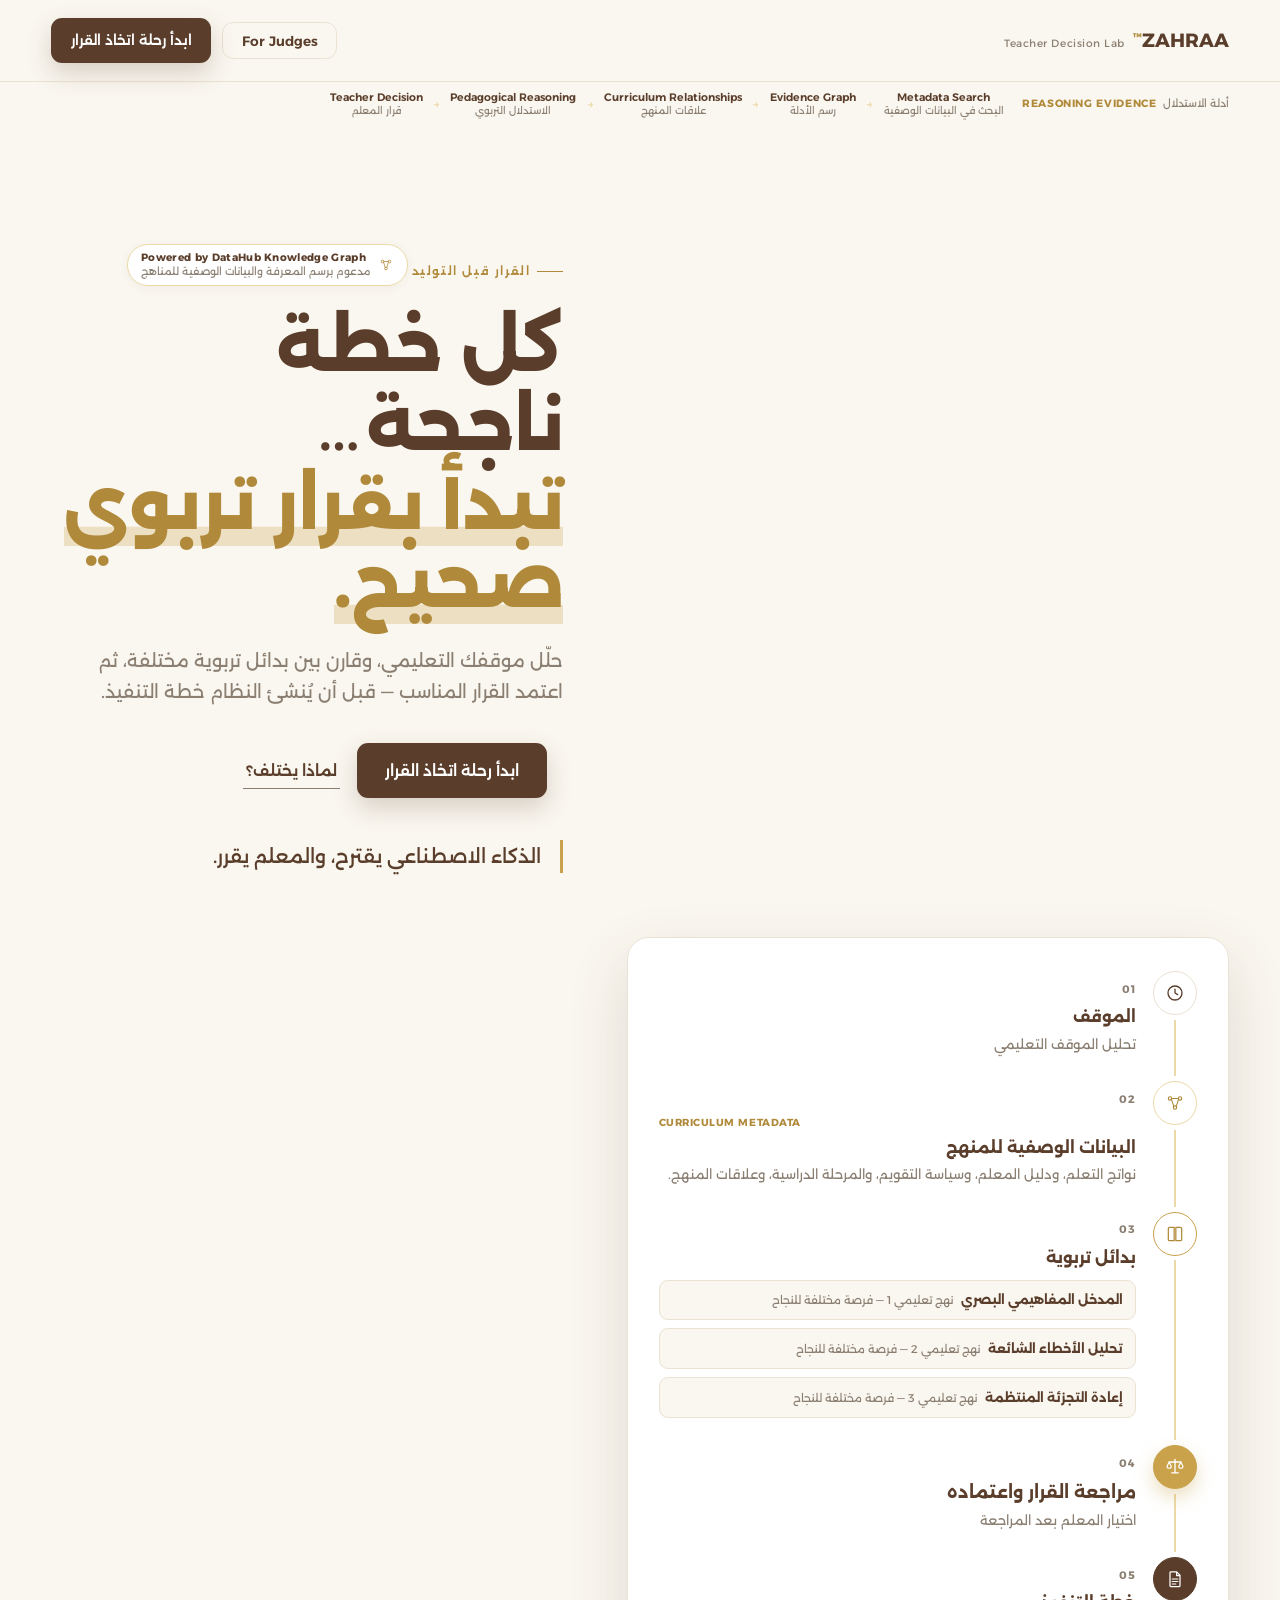
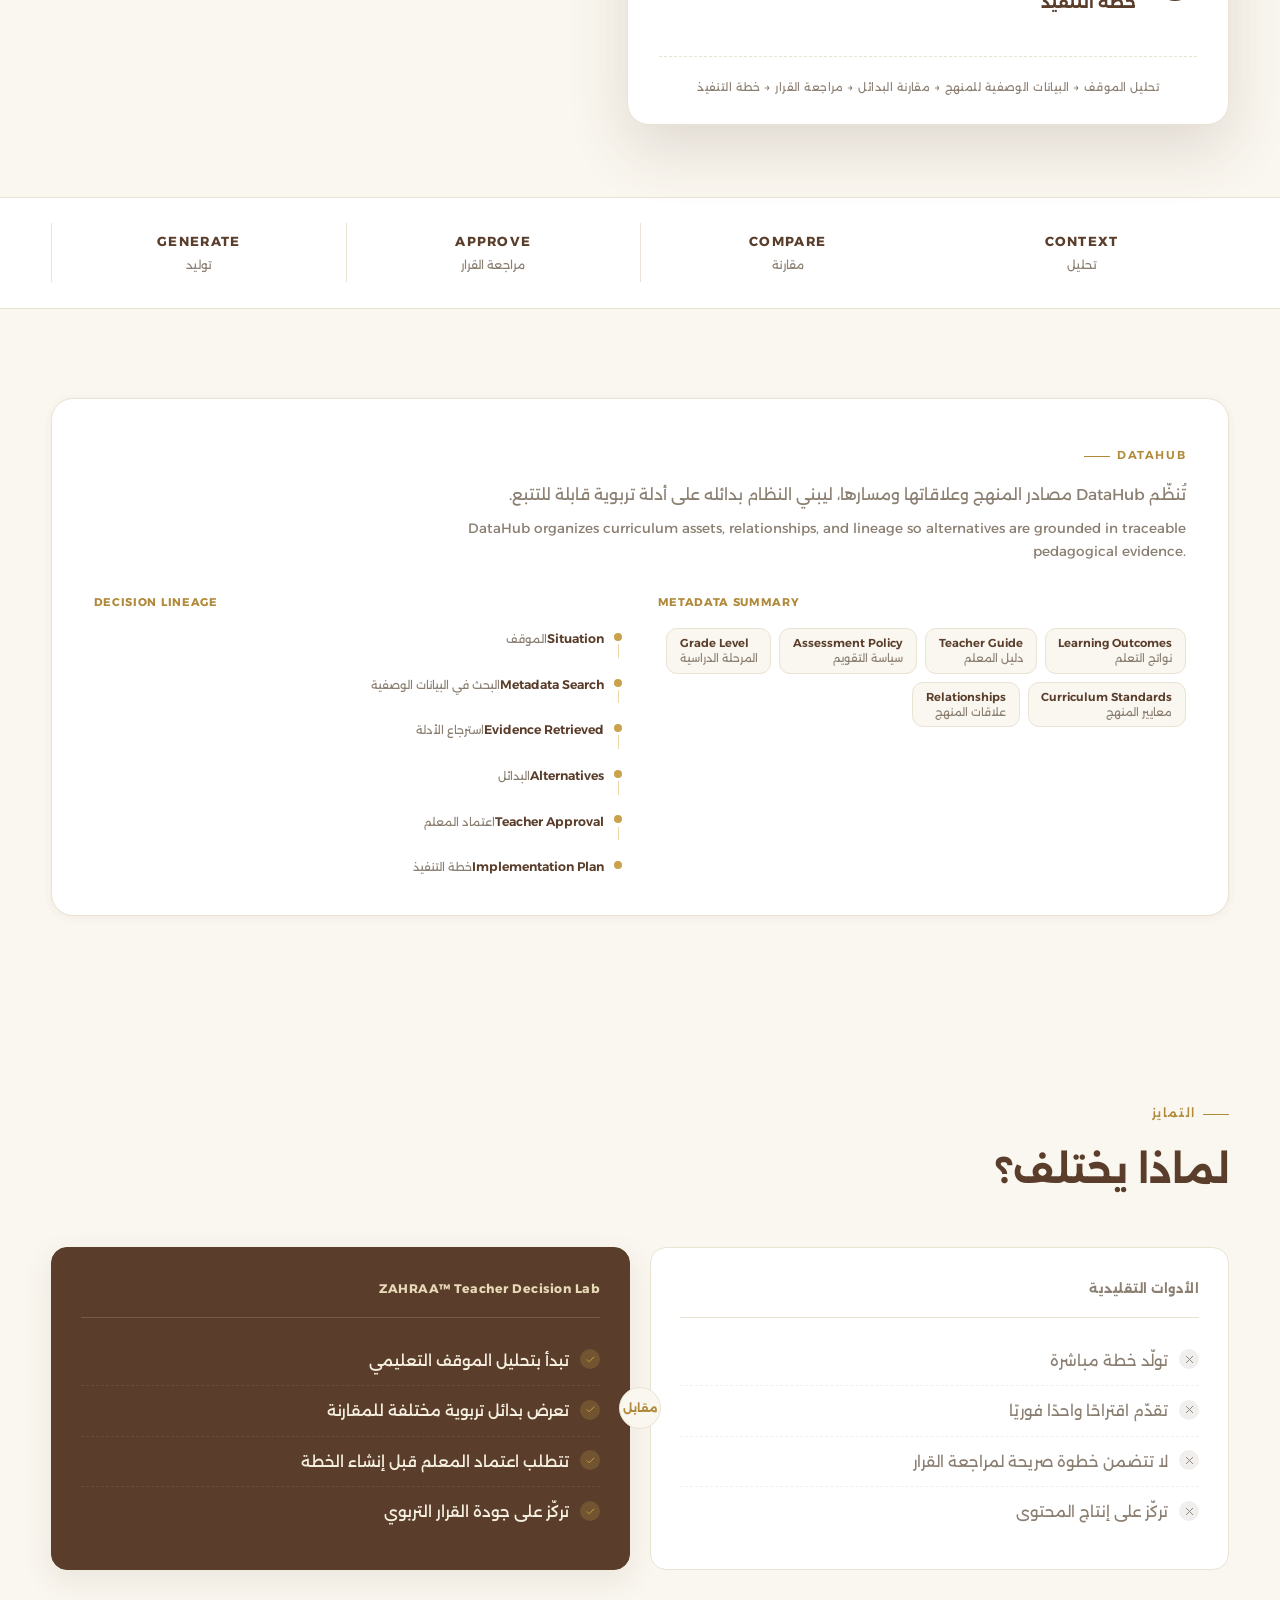
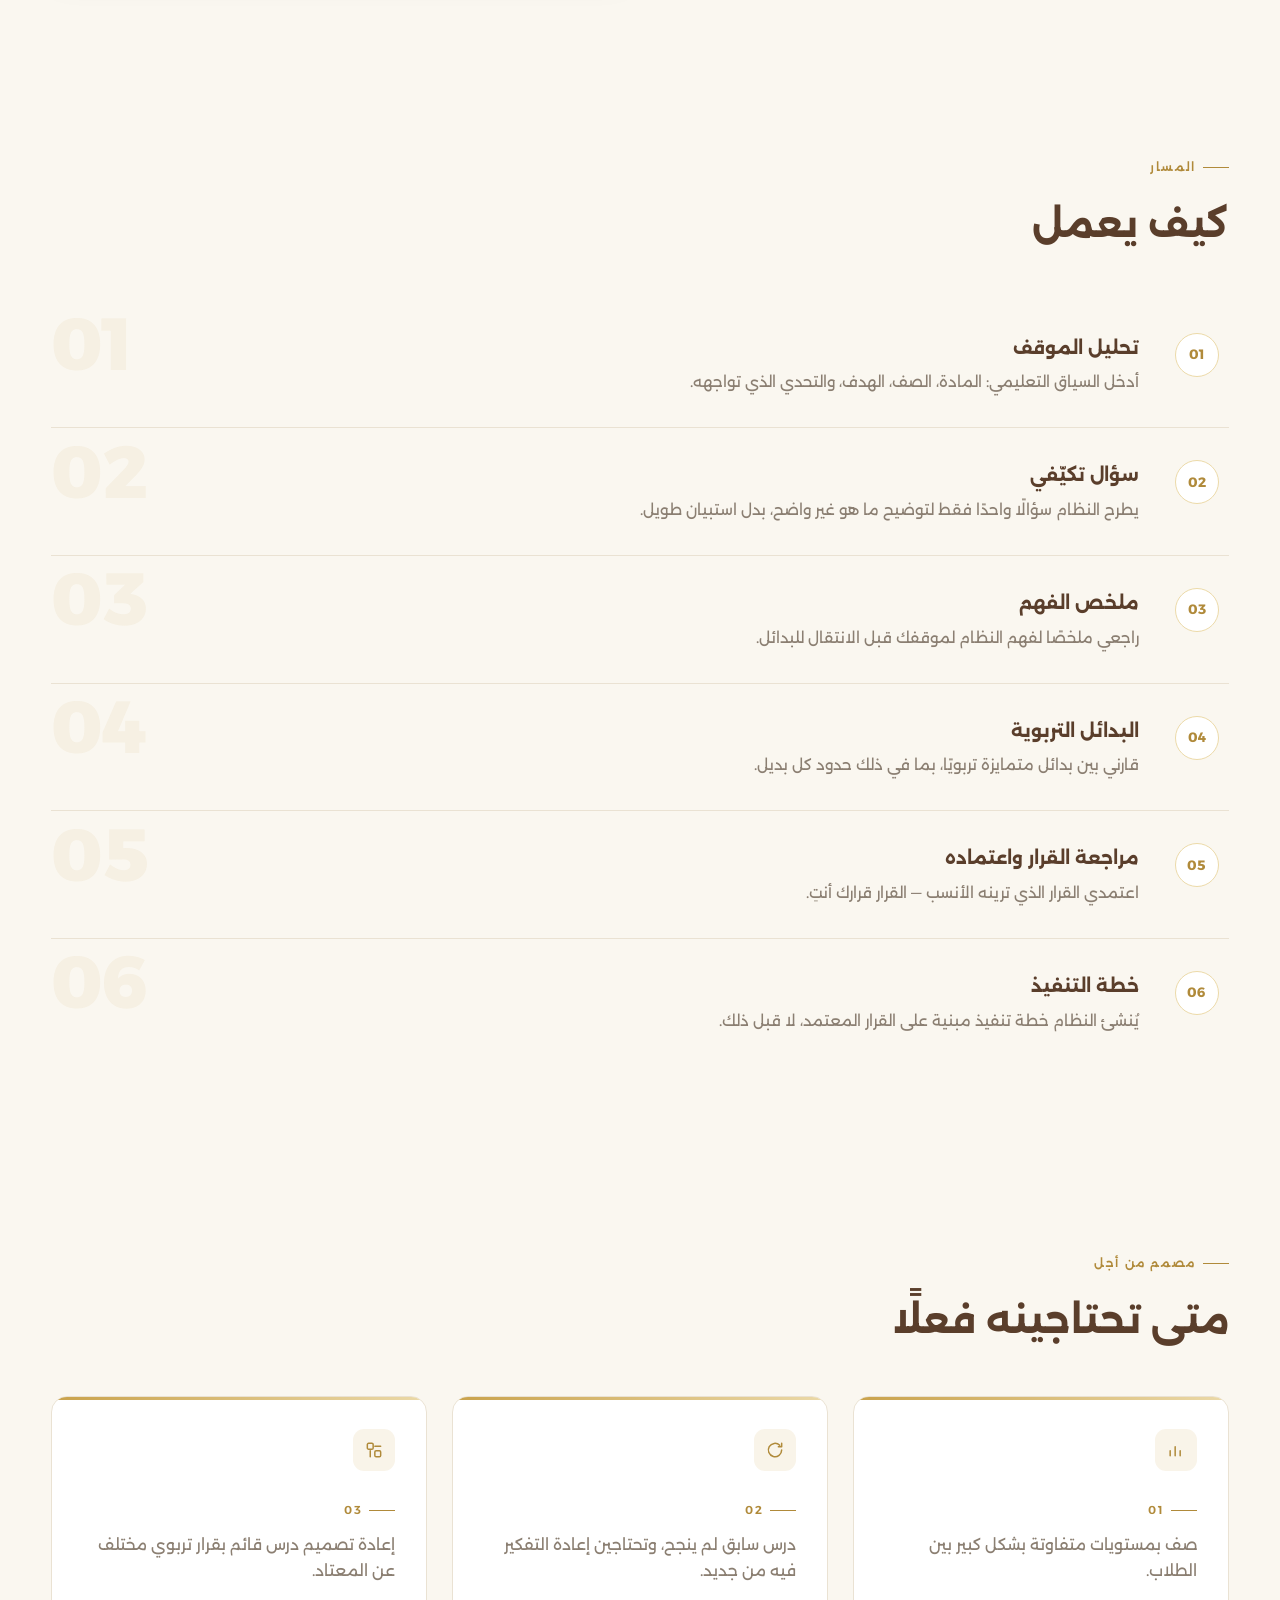
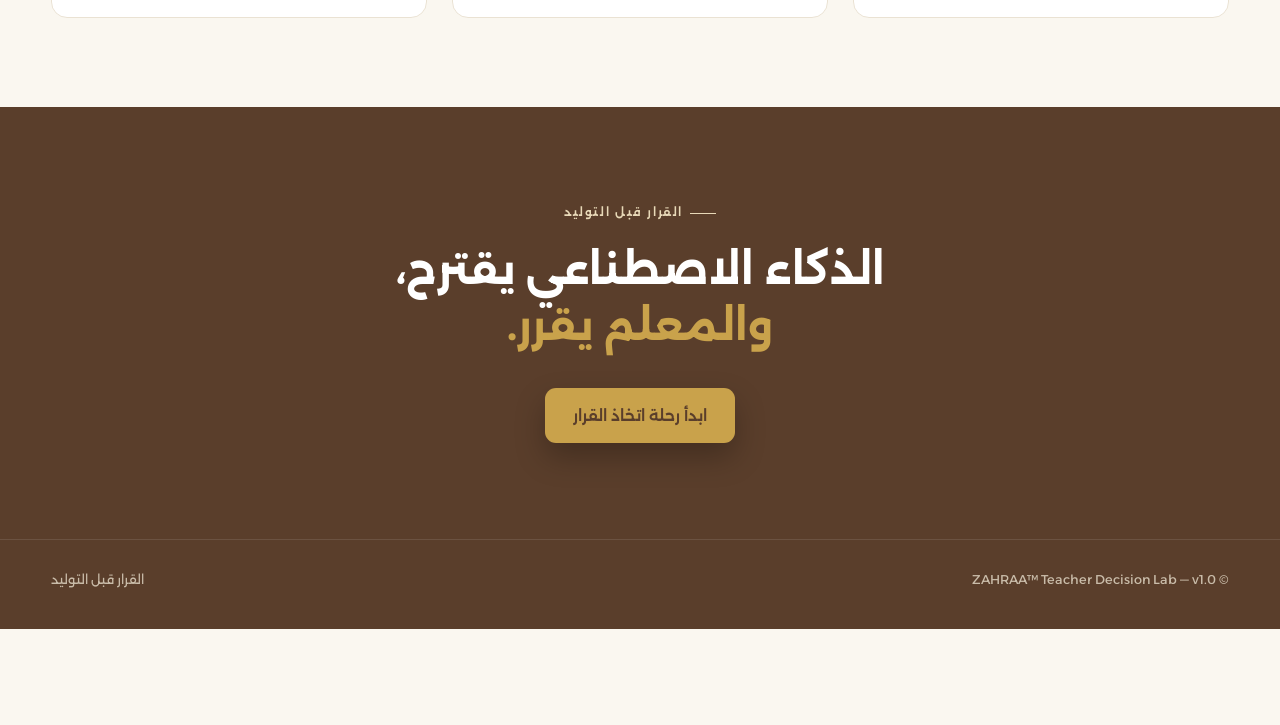
<file: index.html>
<!DOCTYPE html>
<html lang="ar" dir="rtl">
<head>
<meta charset="UTF-8">
<meta name="viewport" content="width=device-width, initial-scale=1.0">
<title>ZAHRAA™ Teacher Decision Lab — القرار قبل التوليد</title>
<link rel="preconnect" href="https://fonts.googleapis.com">
<link rel="preconnect" href="https://fonts.gstatic.com" crossorigin>
<link href="https://fonts.googleapis.com/css2?family=Alexandria:wght@300;400;500;600;700;800&display=swap" rel="stylesheet">
<style>
  :root{
    --ink:#5A3E2B;
    --ink-soft:#8B7F72;
    --paper:#FAF7F0;
    --paper-raised:#FFFFFF;
    --gold:#C9A24B;
    --gold-deep:#B08A3A;
    --line:#EAE2D3;
    --white:#FFFFFF;
    --amber-line:#EBD9A8;
    --success:#3E7A56;
    --danger:#B4574A;
    --shadow-sm: 0 2px 10px rgba(90,62,43,.06);
    --shadow-md: 0 10px 30px rgba(90,62,43,.10);
    --shadow-lg: 0 24px 60px rgba(90,62,43,.16);
    --radius-sm: 10px;
    --radius-md: 16px;
    --radius-lg: 22px;
  }
  *{margin:0;padding:0;box-sizing:border-box;}
  html{scroll-behavior:smooth;}
  body{
    background:var(--paper);
    color:var(--ink);
    font-family:'Alexandria', sans-serif;
    line-height:1.7;
    -webkit-font-smoothing:antialiased;
  }
  .eyebrow{
    font-family:'Alexandria', sans-serif;
    font-size:.72rem;
    font-weight:600;
    letter-spacing:.14em;
    color:var(--gold-deep);
    text-transform:uppercase;
    display:inline-flex;
    align-items:center;
    gap:.6em;
  }
  .eyebrow::before{
    content:"";
    width:26px;height:1px;
    background:var(--gold-deep);
    display:inline-block;
    flex-shrink:0;
  }
  .eyebrow-invert{ color:#E8D9B8; }
  .eyebrow-invert::before{ background:#E8D9B8; }
  h1,h2,h3{
    font-family:'Alexandria', sans-serif;
    font-weight:700;
    color:var(--ink);
  }
  a{color:inherit;text-decoration:none;}
  img,svg{display:block;max-width:100%;}
  section{scroll-margin-top:5rem;}

  /* ===== Buttons ===== */
  .btn{
    font-family:'Alexandria',sans-serif;
    font-size:.95rem; font-weight:600;
    padding:.85rem 1.7rem;
    border-radius:11px;
    cursor:pointer;
    border:1px solid transparent;
    transition:transform .15s ease, box-shadow .15s ease, background .15s ease, border-color .15s ease;
    display:inline-flex; align-items:center; gap:.55rem;
  }
  .btn:focus-visible{outline:2px solid var(--gold); outline-offset:3px;}
  .btn-primary{
    background:var(--ink); color:var(--white);
    box-shadow:0 10px 24px rgba(90,62,43,.22);
  }
  .btn-primary:hover{transform:translateY(-2px); box-shadow:0 16px 32px rgba(90,62,43,.28);}
  .btn-ghost{
    background:transparent; border-color:var(--line); color:var(--ink);
  }
  .btn-ghost:hover{border-color:var(--gold-deep); color:var(--gold-deep);}
  .btn-sm{padding:.6rem 1.15rem; font-size:.85rem;}
  .btn-text{
    padding:.85rem .2rem;
    background:none;
    position:relative;
    color:var(--ink);
  }
  .btn-text::after{
    content:"";
    position:absolute; right:0; bottom:.55rem; left:0;
    height:1px; background:var(--ink-soft);
    transition:background .15s ease;
  }
  .btn-text:hover::after{ background:var(--gold-deep); }
  .btn-text:hover{ color:var(--gold-deep); }
  .btn-invert{
    background:var(--gold); color:var(--ink);
    box-shadow:0 14px 30px rgba(0,0,0,.25);
  }
  .btn-invert:hover{ transform:translateY(-2px); background:#D4B15E; }

  /* ===== DataHub badge ===== */
  .datahub-badge{
    display:inline-flex; align-items:center; gap:.55rem;
    margin-top:1rem;
    padding:.4rem .85rem;
    border:1px solid var(--amber-line);
    background:var(--paper-raised);
    border-radius:999px;
    box-shadow:var(--shadow-sm);
  }
  .datahub-badge svg{ width:14px; height:14px; color:var(--gold-deep); flex-shrink:0; }
  .datahub-badge .dh-text{ display:flex; flex-direction:column; line-height:1.3; }
  .datahub-badge .dh-en{
    font-size:.66rem; font-weight:700; letter-spacing:.03em;
    color:var(--ink); direction:ltr; unicode-bidi:isolate;
  }
  .datahub-badge .dh-ar{
    font-size:.66rem; color:var(--ink-soft);
  }

  /* ===== Reasoning evidence strip ===== */
  .evidence-strip{
    border-bottom:1px solid var(--line);
    background:var(--paper);
    overflow-x:auto;
    scrollbar-width:none;
  }
  .evidence-strip::-webkit-scrollbar{ display:none; }
  .evidence-strip-inner{
    max-width:1360px; margin:0 auto;
    padding:.55rem clamp(1.25rem,4vw,3.5rem);
    display:flex; align-items:center; gap:1rem;
    white-space:nowrap;
  }
  .es-label{
    font-size:.66rem; font-weight:700; letter-spacing:.06em;
    text-transform:uppercase; color:var(--gold-deep);
    flex-shrink:0; direction:ltr; unicode-bidi:isolate;
    display:flex; align-items:baseline; gap:.4rem;
  }
  .es-label .es-label-ar{
    font-size:.66rem; font-weight:400; text-transform:none;
    letter-spacing:0; color:var(--ink-soft); direction:rtl;
  }
  .es-chain{ display:flex; align-items:center; gap:.5rem; }
  .es-step{
    display:flex; flex-direction:column; align-items:center; line-height:1.25;
    padding:0 .15rem;
  }
  .es-step .es-en{
    font-size:.68rem; font-weight:600; color:var(--ink); direction:ltr; unicode-bidi:isolate;
  }
  .es-step .es-ar{ font-size:.62rem; color:var(--ink-soft); }
  .es-arrow{ color:var(--amber-line); font-size:.75rem; flex-shrink:0; }

  /* ===== Minimal DataHub component ===== */
  .datahub-component{
    background:var(--paper-raised);
    border:1px solid var(--line);
    border-radius:var(--radius-lg);
    padding:clamp(1.8rem,3vw,2.4rem) clamp(1.5rem,4vw,2.6rem);
    box-shadow:var(--shadow-sm);
  }
  .dh-eyebrow{ direction:ltr; unicode-bidi:isolate; margin-bottom:1rem; }
  .dh-intro{ max-width:72ch; margin-bottom:1.9rem; }
  .dh-intro p{ font-size:.98rem; color:var(--ink-soft); }
  .dh-intro p.dh-intro-en{
    font-size:.85rem; margin-top:.5rem; direction:ltr; unicode-bidi:isolate; text-align:right;
  }
  .dh-grid{ display:grid; grid-template-columns:1fr 1fr; gap:2.2rem; }
  .dh-col-title{
    font-size:.7rem; font-weight:700; letter-spacing:.06em;
    text-transform:uppercase; color:var(--gold-deep); margin-bottom:1rem;
    direction:ltr; unicode-bidi:isolate;
  }
  .dh-pills{ display:flex; flex-wrap:wrap; gap:.5rem; }
  .dh-pill{
    display:flex; flex-direction:column; line-height:1.3;
    padding:.45rem .8rem;
    border-radius:11px;
    background:var(--paper);
    border:1px solid var(--line);
  }
  .dh-pill .dp-en{ font-size:.72rem; font-weight:600; color:var(--ink); direction:ltr; unicode-bidi:isolate; }
  .dh-pill .dp-ar{ font-size:.68rem; color:var(--ink-soft); }
  .dh-lineage{ display:flex; flex-direction:column; }
  .dh-lineage-step{ display:flex; align-items:flex-start; gap:.65rem; position:relative; padding-bottom:1rem; }
  .dh-lineage-step:last-child{ padding-bottom:0; }
  .dh-lineage-step .dl-marker{ display:flex; flex-direction:column; align-items:center; flex-shrink:0; }
  .dh-lineage-step .dl-dot{ width:8px; height:8px; border-radius:50%; background:var(--gold); flex-shrink:0; margin-top:.3rem; }
  .dh-lineage-step .dl-thread{ width:1px; flex:1; min-height:.85rem; background:var(--amber-line); margin-top:.2rem; }
  .dh-lineage-step:last-child .dl-thread{ display:none; }
  .dh-lineage-step .dl-text{ line-height:1.3; }
  .dh-lineage-step .dl-en{ font-size:.78rem; font-weight:600; color:var(--ink); direction:ltr; unicode-bidi:isolate; }
  .dh-lineage-step .dl-ar{ font-size:.7rem; color:var(--ink-soft); }

  @media (max-width:960px){
    .dh-grid{ grid-template-columns:1fr; gap:1.6rem; }
  }

  /* ===== Top bar ===== */
  .topbar{
    position:sticky; top:0; z-index:40;
    display:flex; align-items:center; justify-content:space-between;
    padding:1.15rem clamp(1.25rem,4vw,3.5rem);
    background:rgba(250,247,240,.86);
    backdrop-filter:blur(10px);
    -webkit-backdrop-filter:blur(10px);
    border-bottom:1px solid var(--line);
  }
  .mark{ display:flex; align-items:baseline; gap:.5rem; }
  .mark .name{
    font-family:'Alexandria',sans-serif; font-weight:700; font-size:1.2rem; color:var(--ink);
  }
  .mark .tm{font-size:.6rem; vertical-align:super; color:var(--gold-deep);}
  .mark .sub{
    font-family:'Alexandria',sans-serif; font-size:.66rem; color:var(--ink-soft); letter-spacing:.05em;
  }
  .nav-actions{display:flex; align-items:center; gap:.7rem;}

  /* ===== Hero ===== */
  .hero{
    position:relative;
    display:grid;
    grid-template-columns:1.08fr .92fr;
    gap:clamp(2rem,5vw,4rem);
    padding:clamp(3.5rem,8vw,6.5rem) clamp(1.25rem,4vw,3.5rem) clamp(3rem,6vw,4.5rem);
    align-items:center;
    max-width:1360px;
    margin:0 auto;
  }
  .hero-copy{ animation:rise .6s ease both; }
  @keyframes rise{
    from{ opacity:0; transform:translateY(14px); }
    to{ opacity:1; transform:translateY(0); }
  }
  .hero h1{
    font-size:clamp(2.5rem,5.4vw,4.35rem);
    font-weight:800;
    line-height:1.14;
    letter-spacing:-.01em;
    margin:1.3rem 0 1.5rem;
  }
  .hero h1 em{
    font-style:normal;
    color:var(--gold-deep);
    box-shadow: inset 0 -0.28em 0 rgba(201,162,75,.28);
  }
  .hero p.lede{
    font-size:1.14rem;
    color:var(--ink-soft);
    max-width:46ch;
    margin-bottom:2.2rem;
  }
  .hero .cta-row{display:flex; flex-wrap:wrap; gap:1rem; align-items:center;}
  .principle{
    margin-top:2.6rem;
    padding-right:1.2rem;
    border-right:3px solid var(--gold);
    font-family:'Alexandria',sans-serif;
    font-size:1.2rem;
    font-weight:500;
    color:var(--ink);
    max-width:42ch;
  }

  /* ===== Decision rail (hero visual) ===== */
  .decision-rail{
    background:var(--paper-raised);
    border:1px solid var(--line);
    border-radius:var(--radius-lg);
    padding:2.1rem 1.9rem 1.7rem;
    box-shadow:var(--shadow-lg);
    animation:rise .7s ease .1s both;
  }
  .rail-stop{
    display:flex;
    gap:1.1rem;
    position:relative;
  }
  .rail-marker{
    display:flex; flex-direction:column; align-items:center;
    flex-shrink:0;
    width:44px;
  }
  .rail-marker .node{
    width:44px; height:44px; flex-shrink:0;
    border-radius:50%;
    background:var(--white);
    border:1.5px solid var(--line);
    display:flex; align-items:center; justify-content:center;
    color:var(--ink);
    position:relative; z-index:1;
  }
  .rail-marker .node svg{width:20px; height:20px;}
  .rail-marker .thread{
    width:2px; flex:1;
    min-height:1.4rem;
    background:linear-gradient(var(--amber-line), var(--amber-line));
    margin:.3rem 0;
  }
  .rail-stop:last-child .rail-marker .thread{display:none;}
  .rail-content{ flex:1; padding-top:.15rem; padding-bottom:1.7rem; min-width:0; }
  .rail-stop:last-child .rail-content{ padding-bottom:0; }
  .stage-tag{
    font-size:.68rem; font-weight:700; color:var(--ink-soft);
    letter-spacing:.08em;
  }
  .stage-title-en{
    display:block;
    font-size:.64rem; font-weight:700; letter-spacing:.05em;
    text-transform:uppercase; color:var(--gold-deep);
    margin-top:.2rem; direction:ltr; unicode-bidi:isolate;
  }
  .stage-title{
    font-size:1rem; font-weight:700; color:var(--ink);
    margin:.15rem 0 .2rem;
  }
  .stage-desc{ font-size:.82rem; color:var(--ink-soft); line-height:1.55; }
  .stage-desc br{ content:""; }

  .rail-stop-meta .node{ border-color:var(--amber-line); color:var(--gold-deep); }
  .rail-stop-alt .node{ border-color:var(--gold); color:var(--gold-deep); }
  .alt-mini-grid{
    display:flex; flex-direction:column; gap:.5rem;
    margin-top:.55rem;
  }
  .alt-mini{
    background:var(--paper);
    border:1px solid var(--line);
    border-radius:9px;
    padding:.55rem .75rem;
    display:flex; align-items:baseline; gap:.5rem;
    flex-wrap:wrap;
  }
  .alt-mini-title{ font-size:.78rem; font-weight:700; color:var(--ink); }
  .alt-mini-desc{ font-size:.7rem; color:var(--ink-soft); }

  .rail-stop-decision .node{
    background:var(--gold); border-color:var(--gold); color:var(--white);
    box-shadow:0 8px 18px rgba(201,162,75,.35);
  }
  .rail-stop-decision .stage-title{ font-size:1.08rem; }

  .rail-stop-plan .node{
    background:var(--ink); border-color:var(--ink); color:var(--white);
  }

  .decision-rail figcaption{
    font-family:'Alexandria',sans-serif;
    font-size:.68rem; color:var(--ink-soft);
    letter-spacing:.04em;
    text-align:center;
    margin-top:.6rem;
    padding-top:1.3rem;
    border-top:1px dashed var(--line);
  }

  /* ===== Proof bar ===== */
  .proof-bar{
    border-top:1px solid var(--line);
    border-bottom:1px solid var(--line);
    background:var(--paper-raised);
  }
  .proof-bar-inner{
    max-width:1360px; margin:0 auto;
    padding:1.6rem clamp(1.25rem,4vw,3.5rem);
    display:grid;
    grid-template-columns:repeat(4,1fr);
  }
  .proof-item{
    text-align:center;
    padding:.4rem 1rem;
    border-inline-start:1px solid var(--line);
    direction:ltr;
  }
  .proof-item:first-child{ border-inline-start:none; }
  .proof-item .word{
    font-size:.82rem; font-weight:700; letter-spacing:.1em;
    color:var(--ink); text-transform:uppercase;
  }
  .proof-item .gloss{
    font-size:.72rem; color:var(--ink-soft); margin-top:.25rem;
    direction:rtl;
  }

  /* ===== Section shell ===== */
  section.block{
    padding:clamp(3.5rem,7vw,6rem) clamp(1.25rem,4vw,3.5rem);
    max-width:1360px;
    margin:0 auto;
  }
  .section-head{margin-bottom:2.8rem; max-width:60ch;}
  .section-head h2{font-size:clamp(1.7rem,3vw,2.35rem); margin-top:.9rem;}

  /* ===== Why different — modern comparison ===== */
  .compare-modern{
    display:grid;
    grid-template-columns:1fr 1fr;
    gap:1.25rem;
    position:relative;
  }
  .compare-vs{
    position:absolute; top:50%; left:50%;
    transform:translate(-50%,-50%);
    width:42px; height:42px; border-radius:50%;
    background:var(--paper); border:1px solid var(--line);
    display:flex; align-items:center; justify-content:center;
    font-size:.7rem; font-weight:700; color:var(--gold-deep);
    z-index:2;
  }
  .compare-panel{
    border-radius:var(--radius-md);
    padding:1.9rem 1.8rem 2rem;
    border:1px solid var(--line);
  }
  .compare-panel.trad{
    background:var(--paper-raised);
  }
  .compare-panel.zahraa{
    background:var(--ink);
    border-color:var(--ink);
    box-shadow:var(--shadow-md);
  }
  .compare-panel .panel-head{
    font-family:'Alexandria',sans-serif;
    font-size:.78rem; font-weight:700;
    letter-spacing:.04em;
    padding-bottom:1.1rem;
    margin-bottom:1.1rem;
    border-bottom:1px solid var(--line);
  }
  .compare-panel.trad .panel-head{ color:var(--ink-soft); }
  .compare-panel.zahraa .panel-head{ color:#E8D9B8; border-bottom-color:rgba(255,255,255,.15); }
  .compare-row{
    display:flex; align-items:flex-start; gap:.7rem;
    padding:.75rem 0;
  }
  .compare-row + .compare-row{ border-top:1px dashed rgba(0,0,0,.06); }
  .compare-panel.zahraa .compare-row + .compare-row{ border-top-color:rgba(255,255,255,.08); }
  .compare-mark{
    width:20px; height:20px; flex-shrink:0; border-radius:50%;
    display:flex; align-items:center; justify-content:center;
    margin-top:.1rem;
  }
  .compare-panel.trad .compare-mark{ background:rgba(139,127,114,.12); color:var(--ink-soft); }
  .compare-panel.zahraa .compare-mark{ background:rgba(201,162,75,.22); color:var(--gold); }
  .compare-mark svg{ width:11px; height:11px; }
  .compare-row p{ font-size:.94rem; }
  .compare-panel.trad .compare-row p{ color:var(--ink-soft); }
  .compare-panel.zahraa .compare-row p{ color:#F5EFE0; font-weight:500; }

  /* ===== How it works — timeline ===== */
  .timeline{
    position:relative;
    display:flex; flex-direction:column;
    gap:0;
  }
  .tl-step{
    position:relative;
    display:grid;
    grid-template-columns:64px 1fr;
    gap:1.6rem;
    padding:2rem 0;
  }
  .tl-step + .tl-step{ border-top:1px solid var(--line); }
  .tl-marker{
    display:flex; flex-direction:column; align-items:center;
  }
  .tl-dot{
    width:44px; height:44px; border-radius:50%;
    background:var(--paper-raised);
    border:1.5px solid var(--amber-line);
    color:var(--gold-deep);
    display:flex; align-items:center; justify-content:center;
    font-weight:700; font-size:.85rem;
    flex-shrink:0;
  }
  .tl-body{ position:relative; min-width:0; }
  .tl-ghost{
    position:absolute;
    top:-1.6rem; inset-inline-end:0;
    font-size:clamp(3.2rem,6vw,4.6rem);
    font-weight:800;
    color:var(--gold);
    opacity:.08;
    line-height:1;
    pointer-events:none;
    user-select:none;
  }
  .tl-body h3{font-size:1.12rem; margin-bottom:.4rem; position:relative;}
  .tl-body p{color:var(--ink-soft); font-size:.95rem; max-width:60ch; position:relative;}

  /* ===== Audience ===== */
  .audience-grid{
    display:grid;
    grid-template-columns:repeat(auto-fit,minmax(260px,1fr));
    gap:1.6rem;
  }
  .aud-card{
    border:1px solid var(--line);
    background:var(--paper-raised);
    border-radius:var(--radius-md);
    padding:2rem 1.9rem;
    position:relative;
    overflow:hidden;
    transition:transform .18s ease, box-shadow .18s ease;
  }
  .aud-card:hover{ transform:translateY(-3px); box-shadow:var(--shadow-md); }
  .aud-card::before{
    content:"";
    position:absolute; top:0; right:0; left:0; height:3px;
    background:linear-gradient(90deg, var(--gold), var(--amber-line));
  }
  .aud-icon{
    width:42px; height:42px; border-radius:11px;
    background:rgba(201,162,75,.12);
    color:var(--gold-deep);
    display:flex; align-items:center; justify-content:center;
    margin-bottom:1.3rem;
  }
  .aud-icon svg{ width:20px; height:20px; }
  .aud-card .eyebrow{margin-bottom:.7rem;}
  .aud-card p{font-size:.98rem; color:var(--ink-soft);}

  /* ===== Closing CTA ===== */
  .cta-close{
    background:var(--ink);
    color:var(--white);
  }
  .cta-close-inner{
    max-width:760px; margin:0 auto;
    padding:clamp(4rem,8vw,6rem) clamp(1.25rem,4vw,3.5rem);
    text-align:center;
    display:flex; flex-direction:column; align-items:center;
  }
  .cta-close-headline{
    font-size:clamp(1.8rem,3.6vw,2.6rem);
    line-height:1.35;
    margin:1.1rem 0 2.2rem;
    color:var(--white);
  }
  .cta-close-headline em{
    font-style:normal;
    color:var(--gold);
  }

  footer{
    background:var(--ink);
    border-top:1px solid rgba(255,255,255,.1);
    padding:1.8rem clamp(1.25rem,4vw,3.5rem) 2.4rem;
    display:flex; justify-content:space-between; flex-wrap:wrap; gap:.6rem;
    font-size:.8rem; color:#C9BCA9;
  }

  /* ===== For Judges overlay ===== */
  .overlay{
    position:fixed; inset:0; z-index:100;
    background:rgba(74,50,30,.55);
    display:none;
    align-items:flex-start; justify-content:center;
    padding:4vh 1.25rem;
    overflow-y:auto;
  }
  .overlay.open{display:flex;}
  .judges-panel{
    background:var(--white);
    color:var(--ink);
    max-width:760px; width:100%;
    border-radius:6px;
    padding:2.6rem clamp(1.5rem,4vw,3.2rem) 3rem;
    direction:ltr; text-align:left;
    font-family:'Alexandria', sans-serif;
    position:relative;
    box-shadow:0 30px 60px rgba(0,0,0,.3);
  }
  .judges-panel .close{
    position:absolute; top:1.3rem; left:1.3rem;
    background:none; border:none; cursor:pointer;
    font-size:1.1rem; color:var(--ink-soft);
    font-family:'Alexandria',sans-serif;
  }
  .judges-panel .tag{
    font-family:'Alexandria',sans-serif; font-size:.7rem;
    letter-spacing:.1em; text-transform:uppercase; color:var(--gold-deep);
    margin-bottom:.6rem;
  }
  .judges-panel h1{font-family:'Alexandria',sans-serif; font-size:1.9rem; margin-bottom:.2rem;}
  .judges-panel h2.jp-sub{
    font-family:'Alexandria',sans-serif; font-weight:400; font-style:italic;
    font-size:1.1rem; color:var(--gold-deep); margin-bottom:1.4rem;
  }
  .judges-panel p{font-size:.98rem; color:var(--ink-soft); margin-bottom:1rem;}
  .judges-panel .quote{
    font-family:'Alexandria',sans-serif; font-size:1.2rem; color:var(--ink);
    border-left:3px solid var(--gold); padding:.4rem 1rem; margin:1.6rem 0;
  }
  .judges-panel h3{
    font-family:'Alexandria',sans-serif; font-weight:600;
    font-size:1.02rem; margin:1.8rem 0 .8rem;
    text-transform:uppercase; letter-spacing:.03em; color:var(--ink);
  }
  .jp-compare{width:100%; border-collapse:collapse; font-size:.9rem; margin-bottom:1rem;}
  .jp-compare th{
    font-family:'Alexandria',sans-serif; font-weight:500; font-size:.72rem;
    text-transform:uppercase; letter-spacing:.04em; text-align:left;
    padding:.6rem .8rem; border-bottom:1px solid var(--line); color:var(--ink-soft);
  }
  .jp-compare td{padding:.6rem .8rem; border-bottom:1px solid var(--line); vertical-align:top;}
  .jp-compare td:last-child{background:rgba(201,162,75,.06); font-weight:500;}
  .jp-flow{
    font-family:'Alexandria',sans-serif; font-size:.92rem;
    background:var(--paper-raised); border:1px solid var(--line);
    padding:.9rem 1.1rem; border-radius:4px; margin-bottom:1rem;
  }
  .jp-list{margin:0 0 1rem 0; padding-inline-start:1.3rem; color:var(--ink-soft); font-size:.94rem;}
  .jp-list li{margin-bottom:.35rem;}
  details.jp-more{
    margin-top:1.6rem; border-top:1px solid var(--line); padding-top:1rem;
  }
  details.jp-more summary{
    cursor:pointer; font-weight:600; font-size:.94rem; color:var(--ink);
    list-style:none; display:flex; align-items:center; gap:.5rem;
  }
  details.jp-more summary::before{content:"+"; font-family:'Alexandria',sans-serif; color:var(--gold-deep);}
  details.jp-more[open] summary::before{content:"–";}
  details.jp-more .body{padding-top:1.1rem;}

  /* ===== Responsive ===== */
  @media (max-width:960px){
    .hero{grid-template-columns:1fr; padding-top:2.6rem;}
    .compare-modern{grid-template-columns:1fr; gap:1rem;}
    .compare-vs{ position:static; transform:none; margin:0 auto; }
    .tl-ghost{ display:none; }
  }
  @media (max-width:680px){
    .evidence-strip-inner{ gap:.7rem; }
    .es-label{ display:none; }
    .proof-bar-inner{ grid-template-columns:repeat(2,1fr); gap:1.2rem 0; }
    .proof-item{ border-inline-start:none; border-top:1px solid var(--line); padding-top:1rem; }
    .proof-item:nth-child(1),
    .proof-item:nth-child(2){ border-top:none; padding-top:.4rem; }
    .tl-step{ grid-template-columns:48px 1fr; gap:1rem; }
    .tl-dot{ width:36px; height:36px; font-size:.75rem; }
    .decision-rail{ padding:1.6rem 1.3rem 1.3rem; }
    .cta-close-inner{ padding-left:1.25rem; padding-right:1.25rem; }
  }
  @media (max-width:420px){
    .audience-grid{ grid-template-columns:1fr; }
  }
  @media (prefers-reduced-motion: reduce){
    html{ scroll-behavior:auto !important; }
    *{ transition:none !important; animation:none !important; scroll-behavior:auto !important; }
  }

/* Smart workflow navigation — final recording pass */
.smart-nav-shell{
  position:fixed; inset-inline:0; bottom:18px; z-index:9999;
  display:flex; justify-content:center; pointer-events:none;
  padding:0 16px;
}
.smart-nav{
  pointer-events:auto; width:min(920px, calc(100vw - 32px));
  display:grid; grid-template-columns:auto 1fr auto; align-items:center; gap:14px;
  padding:12px 14px; border:1px solid rgba(100,72,44,.18);
  background:rgba(255,253,248,.92); backdrop-filter:blur(14px);
  -webkit-backdrop-filter:blur(14px); border-radius:18px;
  box-shadow:0 16px 45px rgba(52,38,24,.18);
  direction:rtl;
}
.smart-nav__status{display:flex;align-items:center;gap:10px;min-width:0}
.smart-nav__pulse{width:10px;height:10px;border-radius:50%;background:#B88A32;box-shadow:0 0 0 0 rgba(184,138,50,.45);animation:smartPulse 2s infinite}
@keyframes smartPulse{0%{box-shadow:0 0 0 0 rgba(184,138,50,.4)}70%{box-shadow:0 0 0 9px rgba(184,138,50,0)}100%{box-shadow:0 0 0 0 rgba(184,138,50,0)}}
.smart-nav__eyebrow{font-size:10px;letter-spacing:.12em;text-transform:uppercase;color:#8A765F;font-weight:700}
.smart-nav__title{font-size:14px;font-weight:800;color:#2C241D;white-space:nowrap;overflow:hidden;text-overflow:ellipsis}
.smart-nav__hint{text-align:center;color:#6F6254;font-size:12px;line-height:1.45}
.smart-nav__actions{display:flex;gap:8px;align-items:center}
.smart-nav a{display:inline-flex;align-items:center;justify-content:center;gap:7px;text-decoration:none;border-radius:11px;padding:10px 14px;font-size:12px;font-weight:800;transition:.2s ease;white-space:nowrap}
.smart-nav__back{color:#4B4036;border:1px solid rgba(75,64,54,.18);background:#fff}
.smart-nav__back:hover{transform:translateY(-2px);border-color:#B88A32}
.smart-nav__next{color:#fff;background:linear-gradient(135deg,#4B2F23,#7A4E37);box-shadow:0 8px 18px rgba(75,47,35,.22)}
.smart-nav__next:hover{transform:translateY(-2px);box-shadow:0 11px 24px rgba(75,47,35,.3)}
.smart-nav__home{width:38px;height:38px;padding:0!important;color:#5B4C3F;background:#F4ECDE;border:1px solid rgba(91,76,63,.13)}
.smart-nav__home:hover{transform:rotate(-4deg) scale(1.04)}
.smart-progress-mini{position:fixed;top:0;left:0;height:3px;background:linear-gradient(90deg,#B88A32,#6C4431);z-index:10000;transition:width .35s ease}
.smart-toast{position:fixed;left:22px;bottom:102px;z-index:9998;background:#2F261F;color:#fff;padding:11px 14px;border-radius:12px;font-size:12px;box-shadow:0 12px 30px rgba(0,0,0,.2);opacity:0;transform:translateY(8px);transition:.25s;pointer-events:none}
.smart-toast.show{opacity:1;transform:translateY(0)}
body{padding-bottom:96px!important}
@media(max-width:720px){.smart-nav{grid-template-columns:1fr auto}.smart-nav__hint{display:none}.smart-nav__title{max-width:150px}.smart-nav a{padding:9px 11px}.smart-nav-shell{bottom:10px}}

</style>
</head>
<body>

<div class="topbar">
  <div class="mark">
    <span class="name">ZAHRAA<span class="tm">™</span></span>
    <span class="sub">Teacher Decision Lab</span>
  </div>
  <div class="nav-actions">
    <button class="btn btn-ghost btn-sm" onclick="document.getElementById('judgesOverlay').classList.add('open')">
      For Judges
    </button>
    <a href="scenario.html" class="btn btn-primary btn-sm">ابدأ رحلة اتخاذ القرار</a>
  </div>
</div>

<a href="zahraa-datahub.html" class="evidence-strip" aria-label="Reasoning Evidence — أدلة الاستدلال">
  <div class="evidence-strip-inner">
    <span class="es-label">Reasoning Evidence<span class="es-label-ar">أدلة الاستدلال</span></span>
    <div class="es-chain">
      <span class="es-step"><span class="es-en">Metadata Search</span><span class="es-ar">البحث في البيانات الوصفية</span></span>
      <span class="es-arrow">→</span>
      <span class="es-step"><span class="es-en">Evidence Graph</span><span class="es-ar">رسم الأدلة</span></span>
      <span class="es-arrow">→</span>
      <span class="es-step"><span class="es-en">Curriculum Relationships</span><span class="es-ar">علاقات المنهج</span></span>
      <span class="es-arrow">→</span>
      <span class="es-step"><span class="es-en">Pedagogical Reasoning</span><span class="es-ar">الاستدلال التربوي</span></span>
      <span class="es-arrow">→</span>
      <span class="es-step"><span class="es-en">Teacher Decision</span><span class="es-ar">قرار المعلم</span></span>
    </div>
  </div>
<a/>

<section class="hero">
  <div class="hero-copy">
    <span class="eyebrow">القرار قبل التوليد</span>
    <div class="datahub-badge">
      <svg viewBox="0 0 24 24" fill="none" aria-hidden="true"><circle cx="6" cy="6" r="2.3" stroke="currentColor" stroke-width="1.4"/><circle cx="18" cy="6" r="2.3" stroke="currentColor" stroke-width="1.4"/><circle cx="12" cy="18" r="2.3" stroke="currentColor" stroke-width="1.4"/><path d="M8 7.2 10.5 16M16 7.2 13.5 16M8.3 6h7.4" stroke="currentColor" stroke-width="1.3" stroke-linecap="round"/></svg>
      <span class="dh-text">
        <span class="dh-en">Powered by DataHub Knowledge Graph</span>
        <span class="dh-ar">مدعوم برسم المعرفة والبيانات الوصفية للمناهج</span>
      </span>
    </div>
    <h1>كل خطة ناجحة…<br><em>تبدأ بقرار تربوي صحيح.</em></h1>
    <p class="lede">
      حلّل موقفك التعليمي، وقارن بين بدائل تربوية مختلفة، ثم اعتمد القرار المناسب —
      قبل أن يُنشئ النظام خطة التنفيذ.
    </p>
    <div class="cta-row">
      <a href="scenario.html" class="btn btn-primary">ابدأ رحلة اتخاذ القرار</a>
      <a href="#why" class="btn btn-text">لماذا يختلف؟</a>
    </div>
    <div class="principle">الذكاء الاصطناعي يقترح، والمعلم يقرر.</div>
  </div>

  <figure class="decision-rail" aria-label="مسار القرار: من تحليل الموقف إلى خطة التنفيذ">
    <div class="rail-stop">
      <div class="rail-marker">
        <span class="node">
          <svg viewBox="0 0 24 24" fill="none" aria-hidden="true"><circle cx="12" cy="12" r="8.4" stroke="currentColor" stroke-width="1.6"/><path d="M12 7.4V12l3.2 2" stroke="currentColor" stroke-width="1.6" stroke-linecap="round" stroke-linejoin="round"/></svg>
        </span>
        <span class="thread"></span>
      </div>
      <div class="rail-content">
        <span class="stage-tag">01</span>
        <h3 class="stage-title">الموقف</h3>
        <p class="stage-desc">تحليل الموقف التعليمي</p>
      </div>
    </div>

    <div class="rail-stop rail-stop-meta">
      <div class="rail-marker">
        <span class="node">
          <svg viewBox="0 0 24 24" fill="none" aria-hidden="true"><circle cx="6" cy="6.5" r="2" stroke="currentColor" stroke-width="1.4"/><circle cx="18" cy="6.5" r="2" stroke="currentColor" stroke-width="1.4"/><circle cx="12" cy="17.5" r="2" stroke="currentColor" stroke-width="1.4"/><path d="M7.7 7.6 10.5 15.7M16.3 7.6 13.5 15.7M8 6.5h8" stroke="currentColor" stroke-width="1.3" stroke-linecap="round"/></svg>
        </span>
        <span class="thread"></span>
      </div>
      <div class="rail-content">
        <span class="stage-tag">02</span>
        <span class="stage-title-en">Curriculum Metadata</span>
        <h3 class="stage-title">البيانات الوصفية للمنهج</h3>
        <p class="stage-desc">نواتج التعلم، ودليل المعلم، وسياسة التقويم، والمرحلة الدراسية، وعلاقات المنهج.</p>
      </div>
    </div>

    <div class="rail-stop rail-stop-alt">
      <div class="rail-marker">
        <span class="node">
          <svg viewBox="0 0 24 24" fill="none" aria-hidden="true"><path d="M4 5.5C4 4.7 4.7 4 5.5 4H11v16H5.5C4.7 20 4 19.3 4 18.5V5.5Z" stroke="currentColor" stroke-width="1.5" stroke-linejoin="round"/><path d="M20 5.5c0-.8-.7-1.5-1.5-1.5H13v16h5.5c.8 0 1.5-.7 1.5-1.5V5.5Z" stroke="currentColor" stroke-width="1.5" stroke-linejoin="round"/></svg>
        </span>
        <span class="thread"></span>
      </div>
      <div class="rail-content">
        <span class="stage-tag">03</span>
        <h3 class="stage-title">بدائل تربوية</h3>
        <div class="alt-mini-grid">
          <div class="alt-mini">
            <span class="alt-mini-title">المدخل المفاهيمي البصري</span>
            <span class="alt-mini-desc">نهج تعليمي 1 — فرصة مختلفة للنجاح</span>
          </div>
          <div class="alt-mini">
            <span class="alt-mini-title">تحليل الأخطاء الشائعة</span>
            <span class="alt-mini-desc">نهج تعليمي 2 — فرصة مختلفة للنجاح</span>
          </div>
          <div class="alt-mini">
            <span class="alt-mini-title">إعادة التجزئة المنتظمة</span>
            <span class="alt-mini-desc">نهج تعليمي 3 — فرصة مختلفة للنجاح</span>
          </div>
        </div>
      </div>
    </div>

    <div class="rail-stop rail-stop-decision">
      <div class="rail-marker">
        <span class="node">
          <svg viewBox="0 0 24 24" fill="none" aria-hidden="true"><path d="M12 3v3" stroke="currentColor" stroke-width="1.6" stroke-linecap="round"/><path d="M5 6h14" stroke="currentColor" stroke-width="1.6" stroke-linecap="round"/><path d="M5 6 2.5 11a2.5 2.5 0 0 0 5 0L5 6Z" stroke="currentColor" stroke-width="1.4" stroke-linejoin="round"/><path d="M19 6l-2.5 5a2.5 2.5 0 0 0 5 0L19 6Z" stroke="currentColor" stroke-width="1.4" stroke-linejoin="round"/><path d="M12 6v13M8 19h8" stroke="currentColor" stroke-width="1.6" stroke-linecap="round"/></svg>
        </span>
        <span class="thread"></span>
      </div>
      <div class="rail-content">
        <span class="stage-tag">04</span>
        <h3 class="stage-title">مراجعة القرار واعتماده</h3>
        <p class="stage-desc">اختيار المعلم بعد المراجعة</p>
      </div>
    </div>

    <div class="rail-stop rail-stop-plan">
      <div class="rail-marker">
        <span class="node">
          <svg viewBox="0 0 24 24" fill="none" aria-hidden="true"><path d="M7 3.5h7l4 4V20a1 1 0 0 1-1 1H7a1 1 0 0 1-1-1V4.5a1 1 0 0 1 1-1Z" stroke="currentColor" stroke-width="1.5" stroke-linejoin="round"/><path d="M14 3.5V8h4" stroke="currentColor" stroke-width="1.5" stroke-linejoin="round"/><path d="M8.5 12h7M8.5 15h7M8.5 18h4.5" stroke="currentColor" stroke-width="1.3" stroke-linecap="round"/></svg>
        </span>
      </div>
      <div class="rail-content">
        <span class="stage-tag">05</span>
        <h3 class="stage-title">خطة التنفيذ</h3>
      </div>
    </div>

    <figcaption>تحليل الموقف → البيانات الوصفية للمنهج → مقارنة البدائل → مراجعة القرار → خطة التنفيذ</figcaption>
  </figure>
</section>

<div class="proof-bar">
  <div class="proof-bar-inner">
    <div class="proof-item">
      <div class="word">Context</div>
      <div class="gloss">تحليل</div>
    </div>
    <div class="proof-item">
      <div class="word">Compare</div>
      <div class="gloss">مقارنة</div>
    </div>
    <div class="proof-item">
      <div class="word">Approve</div>
      <div class="gloss">مراجعة القرار</div>
    </div>
    <div class="proof-item">
      <div class="word">Generate</div>
      <div class="gloss">توليد</div>
    </div>
  </div>
</div>

<section class="block">
  <div class="datahub-component">
    <span class="eyebrow dh-eyebrow">DataHub</span>
    <div class="dh-intro">
      <p>تُنظّم DataHub مصادر المنهج وعلاقاتها ومسارها، ليبني النظام بدائله على أدلة تربوية قابلة للتتبع.</p>
      <p class="dh-intro-en">DataHub organizes curriculum assets, relationships, and lineage so alternatives are grounded in traceable pedagogical evidence.</p>
    </div>
    <div class="dh-grid">
      <div class="dh-col">
        <div class="dh-col-title">Metadata Summary</div>
        <div class="dh-pills">
          <span class="dh-pill"><span class="dp-en">Learning Outcomes</span><span class="dp-ar">نواتج التعلم</span></span>
          <span class="dh-pill"><span class="dp-en">Teacher Guide</span><span class="dp-ar">دليل المعلم</span></span>
          <span class="dh-pill"><span class="dp-en">Assessment Policy</span><span class="dp-ar">سياسة التقويم</span></span>
          <span class="dh-pill"><span class="dp-en">Grade Level</span><span class="dp-ar">المرحلة الدراسية</span></span>
          <span class="dh-pill"><span class="dp-en">Curriculum Standards</span><span class="dp-ar">معايير المنهج</span></span>
          <span class="dh-pill"><span class="dp-en">Relationships</span><span class="dp-ar">علاقات المنهج</span></span>
        </div>
      </div>
      <div class="dh-col">
        <div class="dh-col-title">Decision Lineage</div>
        <div class="dh-lineage">
          <div class="dh-lineage-step">
            <span class="dl-marker"><span class="dl-dot"></span><span class="dl-thread"></span></span>
            <span class="dl-text"><span class="dl-en">Situation</span><span class="dl-ar">الموقف</span></span>
          </div>
          <div class="dh-lineage-step">
            <span class="dl-marker"><span class="dl-dot"></span><span class="dl-thread"></span></span>
            <span class="dl-text"><span class="dl-en">Metadata Search</span><span class="dl-ar">البحث في البيانات الوصفية</span></span>
          </div>
          <div class="dh-lineage-step">
            <span class="dl-marker"><span class="dl-dot"></span><span class="dl-thread"></span></span>
            <span class="dl-text"><span class="dl-en">Evidence Retrieved</span><span class="dl-ar">استرجاع الأدلة</span></span>
          </div>
          <div class="dh-lineage-step">
            <span class="dl-marker"><span class="dl-dot"></span><span class="dl-thread"></span></span>
            <span class="dl-text"><span class="dl-en">Alternatives</span><span class="dl-ar">البدائل</span></span>
          </div>
          <div class="dh-lineage-step">
            <span class="dl-marker"><span class="dl-dot"></span><span class="dl-thread"></span></span>
            <span class="dl-text"><span class="dl-en">Teacher Approval</span><span class="dl-ar">اعتماد المعلم</span></span>
          </div>
          <div class="dh-lineage-step">
            <span class="dl-marker"><span class="dl-dot"></span></span>
            <span class="dl-text"><span class="dl-en">Implementation Plan</span><span class="dl-ar">خطة التنفيذ</span></span>
          </div>
        </div>
      </div>
    </div>
  </div>
</section>

<section class="block" id="why">
  <div class="section-head">
    <span class="eyebrow">التمايز</span>
    <h2>لماذا يختلف؟</h2>
  </div>
  <div class="compare-modern">
    <div class="compare-panel trad">
      <div class="panel-head">الأدوات التقليدية</div>
      <div class="compare-row">
        <span class="compare-mark" aria-hidden="true">
          <svg viewBox="0 0 24 24" fill="none"><path d="M5 5l14 14M19 5 5 19" stroke="currentColor" stroke-width="2" stroke-linecap="round"/></svg>
        </span>
        <p>تولّد خطة مباشرة</p>
      </div>
      <div class="compare-row">
        <span class="compare-mark" aria-hidden="true">
          <svg viewBox="0 0 24 24" fill="none"><path d="M5 5l14 14M19 5 5 19" stroke="currentColor" stroke-width="2" stroke-linecap="round"/></svg>
        </span>
        <p>تقدّم اقتراحًا واحدًا فوريًا</p>
      </div>
      <div class="compare-row">
        <span class="compare-mark" aria-hidden="true">
          <svg viewBox="0 0 24 24" fill="none"><path d="M5 5l14 14M19 5 5 19" stroke="currentColor" stroke-width="2" stroke-linecap="round"/></svg>
        </span>
        <p>لا تتضمن خطوة صريحة لمراجعة القرار</p>
      </div>
      <div class="compare-row">
        <span class="compare-mark" aria-hidden="true">
          <svg viewBox="0 0 24 24" fill="none"><path d="M5 5l14 14M19 5 5 19" stroke="currentColor" stroke-width="2" stroke-linecap="round"/></svg>
        </span>
        <p>تركّز على إنتاج المحتوى</p>
      </div>
    </div>

    <span class="compare-vs" aria-hidden="true">مقابل</span>

    <div class="compare-panel zahraa">
      <div class="panel-head">ZAHRAA™ Teacher Decision Lab</div>
      <div class="compare-row">
        <span class="compare-mark" aria-hidden="true">
          <svg viewBox="0 0 24 24" fill="none"><path d="M4.5 12.5 9 17 19.5 6.5" stroke="currentColor" stroke-width="2" stroke-linecap="round" stroke-linejoin="round"/></svg>
        </span>
        <p>تبدأ بتحليل الموقف التعليمي</p>
      </div>
      <div class="compare-row">
        <span class="compare-mark" aria-hidden="true">
          <svg viewBox="0 0 24 24" fill="none"><path d="M4.5 12.5 9 17 19.5 6.5" stroke="currentColor" stroke-width="2" stroke-linecap="round" stroke-linejoin="round"/></svg>
        </span>
        <p>تعرض بدائل تربوية مختلفة للمقارنة</p>
      </div>
      <div class="compare-row">
        <span class="compare-mark" aria-hidden="true">
          <svg viewBox="0 0 24 24" fill="none"><path d="M4.5 12.5 9 17 19.5 6.5" stroke="currentColor" stroke-width="2" stroke-linecap="round" stroke-linejoin="round"/></svg>
        </span>
        <p>تتطلب اعتماد المعلم قبل إنشاء الخطة</p>
      </div>
      <div class="compare-row">
        <span class="compare-mark" aria-hidden="true">
          <svg viewBox="0 0 24 24" fill="none"><path d="M4.5 12.5 9 17 19.5 6.5" stroke="currentColor" stroke-width="2" stroke-linecap="round" stroke-linejoin="round"/></svg>
        </span>
        <p>تركّز على جودة القرار التربوي</p>
      </div>
    </div>
  </div>
</section>

<section class="block">
  <div class="section-head">
    <span class="eyebrow">المسار</span>
    <h2>كيف يعمل</h2>
  </div>
  <div class="timeline">
    <div class="tl-step">
      <div class="tl-marker"><span class="tl-dot">01</span></div>
      <div class="tl-body">
        <span class="tl-ghost" aria-hidden="true">01</span>
        <h3>تحليل الموقف</h3>
        <p>أدخل السياق التعليمي: المادة، الصف، الهدف، والتحدي الذي تواجهه.</p>
      </div>
    </div>
    <div class="tl-step">
      <div class="tl-marker"><span class="tl-dot">02</span></div>
      <div class="tl-body">
        <span class="tl-ghost" aria-hidden="true">02</span>
        <h3>سؤال تكيّفي</h3>
        <p>يطرح النظام سؤالًا واحدًا فقط لتوضيح ما هو غير واضح، بدل استبيان طويل.</p>
      </div>
    </div>
    <div class="tl-step">
      <div class="tl-marker"><span class="tl-dot">03</span></div>
      <div class="tl-body">
        <span class="tl-ghost" aria-hidden="true">03</span>
        <h3>ملخص الفهم</h3>
        <p>راجعي ملخصًا لفهم النظام لموقفك قبل الانتقال للبدائل.</p>
      </div>
    </div>
    <div class="tl-step">
      <div class="tl-marker"><span class="tl-dot">04</span></div>
      <div class="tl-body">
        <span class="tl-ghost" aria-hidden="true">04</span>
        <h3>البدائل التربوية</h3>
        <p>قارني بين بدائل متمايزة تربويًا، بما في ذلك حدود كل بديل.</p>
      </div>
    </div>
    <div class="tl-step">
      <div class="tl-marker"><span class="tl-dot">05</span></div>
      <div class="tl-body">
        <span class="tl-ghost" aria-hidden="true">05</span>
        <h3>مراجعة القرار واعتماده</h3>
        <p>اعتمدي القرار الذي ترينه الأنسب — القرار قرارك أنتِ.</p>
      </div>
    </div>
    <div class="tl-step">
      <div class="tl-marker"><span class="tl-dot">06</span></div>
      <div class="tl-body">
        <span class="tl-ghost" aria-hidden="true">06</span>
        <h3>خطة التنفيذ</h3>
        <p>يُنشئ النظام خطة تنفيذ مبنية على القرار المعتمد، لا قبل ذلك.</p>
      </div>
    </div>
  </div>
</section>

<section class="block">
  <div class="section-head">
    <span class="eyebrow">مصمم من أجل</span>
    <h2>متى تحتاجينه فعلًا</h2>
  </div>
  <div class="audience-grid">
    <div class="aud-card">
      <span class="aud-icon" aria-hidden="true">
        <svg viewBox="0 0 24 24" fill="none"><path d="M5 19V13M11 19V8M17 19v-6" stroke="currentColor" stroke-width="1.8" stroke-linecap="round"/></svg>
      </span>
      <span class="eyebrow">01</span>
      <p>صف بمستويات متفاوتة بشكل كبير بين الطلاب.</p>
    </div>
    <div class="aud-card">
      <span class="aud-icon" aria-hidden="true">
        <svg viewBox="0 0 24 24" fill="none"><path d="M20 12a8 8 0 1 1-2.34-5.66" stroke="currentColor" stroke-width="1.8" stroke-linecap="round"/><path d="M20 4v4h-4" stroke="currentColor" stroke-width="1.8" stroke-linecap="round" stroke-linejoin="round"/></svg>
      </span>
      <span class="eyebrow">02</span>
      <p>درس سابق لم ينجح، وتحتاجين إعادة التفكير فيه من جديد.</p>
    </div>
    <div class="aud-card">
      <span class="aud-icon" aria-hidden="true">
        <svg viewBox="0 0 24 24" fill="none"><rect x="4" y="4" width="7" height="7" rx="1.5" stroke="currentColor" stroke-width="1.8"/><rect x="13" y="13" width="7" height="7" rx="1.5" stroke="currentColor" stroke-width="1.8"/><path d="M13 7.5h7M7.5 13v7" stroke="currentColor" stroke-width="1.8" stroke-linecap="round"/></svg>
      </span>
      <span class="eyebrow">03</span>
      <p>إعادة تصميم درس قائم بقرار تربوي مختلف عن المعتاد.</p>
    </div>
  </div>
</section>

<section class="cta-close">
  <div class="cta-close-inner">
    <span class="eyebrow eyebrow-invert">القرار قبل التوليد</span>
    <h2 class="cta-close-headline">الذكاء الاصطناعي يقترح، <em>والمعلم يقرر.</em></h2>
    <a href="scenario.html" class="btn btn-invert">ابدأ رحلة اتخاذ القرار</a>
  </div>
</section>

<footer>
  <span>© ZAHRAA™ Teacher Decision Lab — v1.0</span>
  <span>القرار قبل التوليد</span>
</footer>

<!-- ===== For Judges Overlay ===== -->
<div class="overlay" id="judgesOverlay" role="dialog" aria-modal="true" aria-labelledby="judgesTitle">
  <div class="judges-panel" dir="ltr" lang="en">
    <button class="close" onclick="document.getElementById('judgesOverlay').classList.remove('open')" aria-label="Close">✕ Close</button>
    <div class="tag">For Judges — 60 Second Overview</div>
    <h1 id="judgesTitle">ZAHRAA™ Teacher Decision Lab</h1>
    <h2 class="jp-sub">Decision Before Generation</h2>

    <p>ZAHRAA™ Teacher Decision Lab helps teachers analyze complex instructional situations, compare pedagogically distinct alternatives, and approve a decision before an implementation plan is generated.</p>

    <div class="quote">AI suggests. Teachers decide.</div>

    <h3>Why is it different?</h3>
    <table class="jp-compare">
      <tr><th>Traditional AI tools</th><th>ZAHRAA™ Teacher Decision Lab</th></tr>
      <tr><td>Begin by generating content</td><td>Begin by analyzing the instructional situation</td></tr>
      <tr><td>Often provide one immediate response</td><td>Present multiple pedagogically distinct alternatives</td></tr>
      <tr><td>Do not include an explicit decision-review stage</td><td>Require teacher approval before generating the plan</td></tr>
      <tr><td>Focus on content production</td><td>Focus on the quality of the pedagogical decision</td></tr>
    </table>

    <h3>How it works</h3>
    <div class="jp-flow">Analyze → Clarify → Compare → Approve → Generate</div>

    <h3>Designed for</h3>
    <ul class="jp-list">
      <li>Mixed-ability classrooms</li>
      <li>Difficult or unsuccessful lessons</li>
      <li>Lesson redesign decisions</li>
    </ul>

    <details class="jp-more">
      <summary>Read more about the approach</summary>
      <div class="body">
        <h3>Structured Workflow</h3>
        <ul class="jp-list">
          <li>Situation Analysis</li>
          <li>Adaptive Question</li>
          <li>Context Summary</li>
          <li>Pedagogical Alternatives</li>
          <li>Teacher Approval</li>
          <li>Implementation Plan</li>
        </ul>

        <h3>Research Motivation</h3>
        <p>Recent advances in generative AI have made lesson planning faster than ever. This raises an open question: does faster content generation come at the cost of deliberate pedagogical reasoning? ZAHRAA™ Teacher Decision Lab explores this question by placing structured reasoning before content generation.</p>

        <h3>Core Contribution</h3>
        <p>ZAHRAA™ does not replace professional judgment. It makes the reasoning process visible, presents alternatives with their limitations, and keeps the teacher responsible for the final instructional decision.</p>
      </div>
    </details>
  </div>
</div>

<script>
  const judgesOverlay = document.getElementById('judgesOverlay');

  document.addEventListener('keydown', (event) => {
    if (event.key === 'Escape' && judgesOverlay.classList.contains('open')) {
      judgesOverlay.classList.remove('open');
    }
  });

  judgesOverlay.addEventListener('click', (event) => {
    if (event.target === judgesOverlay) {
      judgesOverlay.classList.remove('open');
    }
  });
</script>

</body>
</html>
</file>
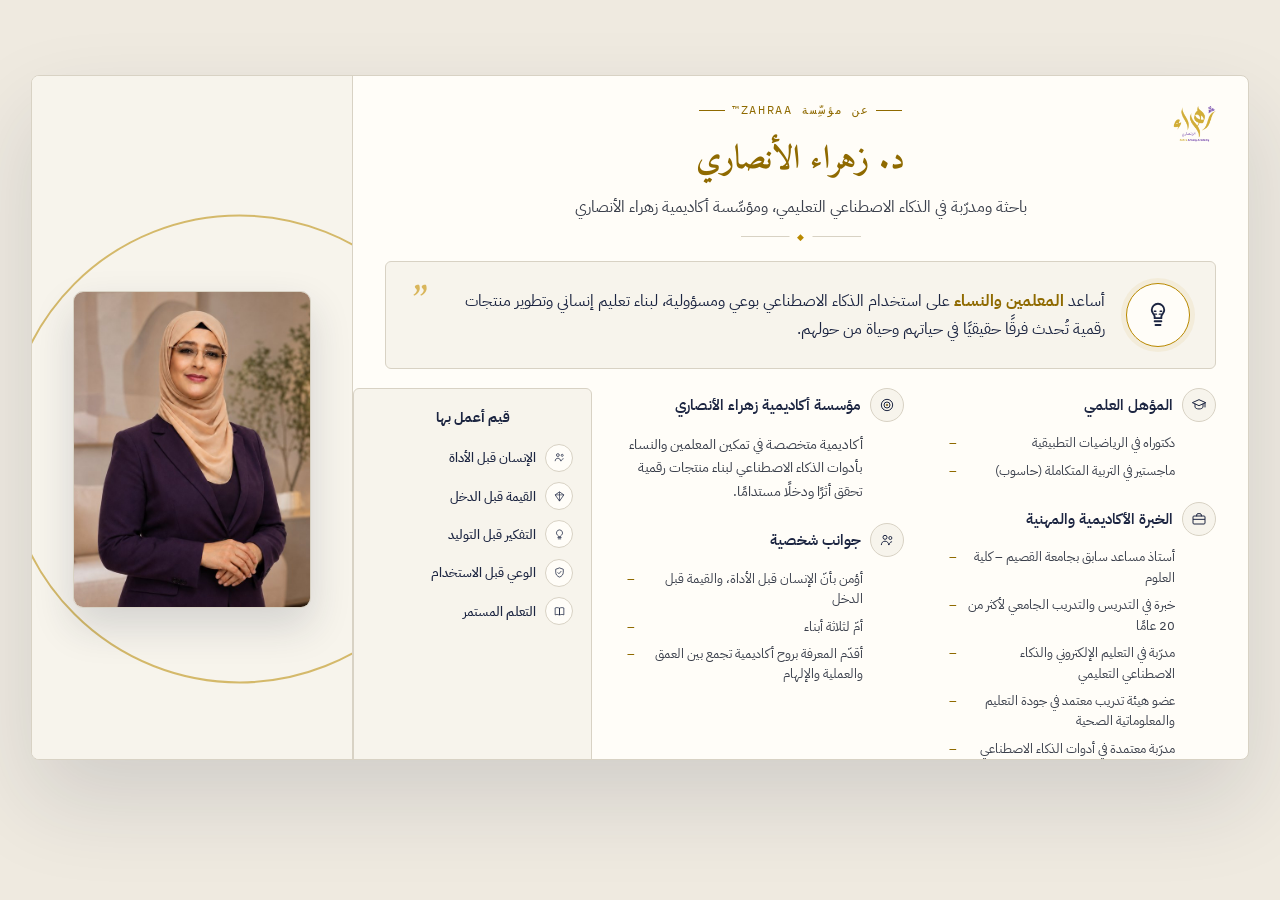
<file: about-author.html>
<!DOCTYPE html>
<html lang="ar" dir="rtl">
<head>
<meta charset="UTF-8">
<meta name="viewport" content="width=device-width, initial-scale=1.0">
<title>عن مؤسِّسة ZAHRAA™ — د. زهراء الأنصاري | ZAHRAA™ Teacher Decision Lab</title>
<link rel="preconnect" href="https://fonts.googleapis.com">
<link rel="preconnect" href="https://fonts.gstatic.com" crossorigin>
<link href="https://fonts.googleapis.com/css2?family=Amiri:wght@400;700&family=IBM+Plex+Sans+Arabic:wght@300;400;500;600;700&family=IBM+Plex+Mono:wght@400;500&display=swap" rel="stylesheet">
<style>
  :root{
    --ink:#1c2541;
    --ink-soft:#3a3f4b;
    --paper:#efeae0;
    --paper-raised:#f7f4ec;
    --gold:#b98900;
    --gold-deep:#8f6a00;
    --amber-line:#d9b65c;
    --line:#d8d2c4;
    --white:#fffdf8;
  }
  *{margin:0;padding:0;box-sizing:border-box;}
  body{
    background:var(--paper);
    color:var(--ink);
    font-family:'IBM Plex Sans Arabic',sans-serif;
    line-height:1.6;
    -webkit-font-smoothing:antialiased;
    display:flex; justify-content:center; align-items:center;
    min-height:100vh;
    padding:2.4vw;
  }
  h1,h2,h3{font-family:'Amiri',serif; font-weight:700; color:var(--ink);}
  svg{display:block;}

  .eyebrow{
    font-family:'IBM Plex Mono',monospace;
    font-size:.72rem;
    letter-spacing:.14em;
    color:var(--gold-deep);
    text-transform:uppercase;
    display:flex; align-items:center; gap:.6em;
  }
  .eyebrow::before{content:""; width:26px; height:1px; background:var(--gold-deep); display:inline-block;}
  .eyebrow.center{justify-content:center;}
  .eyebrow.center::before,.eyebrow.center::after{content:""; width:26px; height:1px; background:var(--gold-deep);}

  /* ===== Slide shell ===== */
  .slide{
    width:100%; max-width:1600px;
    aspect-ratio:16/9;
    background:var(--white);
    border:1px solid var(--line);
    border-radius:8px;
    box-shadow:0 40px 90px rgba(28,37,65,.14);
    overflow:hidden;
    display:grid;
    grid-template-columns:1.05fr 1.05fr .82fr 1.05fr;
    grid-template-rows:auto auto 1fr auto;
    grid-template-areas:
      "header header header photo"
      "quote  quote  quote  photo"
      "col1   col2   values photo"
      "bottom bottom bottom bottom";
  }

  /* ===== Header ===== */
  .s-header{
    grid-area:header;
    text-align:center;
    padding:1.6rem 2rem .9rem;
    position:relative;
  }
  .s-header .brand-mark{
    position:absolute; top:1.1rem; inset-inline-start:1.6rem;
    display:flex; align-items:center; gap:.6rem;
  }
  .s-header .brand-mark img{height:58px; width:auto; display:block;}
  .s-header .eyebrow{margin-bottom:.9rem;}
  .s-header h1{font-size:clamp(1.9rem,2.6vw,2.5rem); color:var(--gold-deep); margin-bottom:.5rem;}
  .s-header p{font-size:.98rem; color:var(--ink-soft); max-width:52ch; margin:0 auto;}
  .s-header .rule{
    width:120px; height:1px; background:var(--line); margin:1rem auto 0;
    position:relative;
  }
  .s-header .rule::after{
    content:"◆"; color:var(--gold); font-size:.55rem;
    position:absolute; top:50%; left:50%; transform:translate(-50%,-50%);
    background:var(--white); padding:0 .5rem;
  }

  /* ===== Quote ===== */
  .s-quote{
    grid-area:quote;
    margin:.6rem 2rem 1.2rem;
    background:var(--paper-raised);
    border:1px solid var(--line);
    border-radius:6px;
    padding:1.3rem 1.6rem;
    display:flex; align-items:center; gap:1.3rem;
    position:relative;
  }
  .s-quote .q-icon{
    width:64px; height:64px; flex-shrink:0;
    border-radius:50%;
    background:var(--white);
    border:1.5px solid var(--gold);
    display:flex; align-items:center; justify-content:center;
    box-shadow:0 0 0 5px rgba(185,137,0,.08);
  }
  .s-quote .q-icon svg{width:30px; height:30px; stroke:var(--gold-deep); fill:none;}
  .s-quote p{
    font-size:1.02rem; color:var(--ink); line-height:1.75; max-width:76ch;
  }
  .s-quote strong{color:var(--gold-deep); font-weight:700;}
  .s-quote .q-mark{
    font-family:'Amiri',serif; font-size:2.6rem; color:var(--amber-line);
    flex-shrink:0; line-height:1; align-self:flex-start;
  }

  /* ===== Info columns ===== */
  .s-col{padding:0 1.4rem 1.4rem;}
  .s-col.col1{grid-area:col1; padding-inline-start:2rem;}
  .s-col.col2{grid-area:col2;}
  .info-block{margin-bottom:1.3rem;}
  .info-block .ib-head{display:flex; align-items:center; gap:.6rem; margin-bottom:.7rem;}
  .info-block .ib-icon{
    width:34px; height:34px; border-radius:50%; flex-shrink:0;
    background:var(--paper-raised); border:1px solid var(--line);
    display:flex; align-items:center; justify-content:center;
  }
  .info-block .ib-icon svg{width:16px; height:16px; stroke:var(--gold-deep); fill:none;}
  .info-block h3{
    font-family:'IBM Plex Sans Arabic',sans-serif; font-weight:600;
    font-size:.94rem; color:var(--ink);
  }
  .info-block ul{list-style:none; padding-inline-start:2.6rem;}
  .info-block li{
    position:relative; font-size:.83rem; color:var(--ink-soft);
    padding-inline-end:1rem; margin-bottom:.42rem; line-height:1.55;
  }
  .info-block li::before{
    content:"–"; position:absolute; inset-inline-end:0; color:var(--gold-deep);
  }
  .info-block p.desc{
    font-size:.85rem; color:var(--ink-soft); padding-inline-start:2.6rem; line-height:1.7;
  }

  /* ===== Values sidebar ===== */
  .s-values{
    grid-area:values;
    margin:0 .8rem 1.2rem 0;
    background:var(--paper-raised);
    border:1px solid var(--line);
    border-radius:6px;
    padding:1.1rem 1.1rem;
    display:flex; flex-direction:column;
  }
  .s-values h3{
    font-family:'IBM Plex Sans Arabic',sans-serif; font-weight:700;
    font-size:.88rem; color:var(--ink); margin-bottom:.9rem;
    text-align:center;
  }
  .s-values ul{list-style:none; display:flex; flex-direction:column; gap:.65rem;}
  .s-values li{
    display:flex; align-items:center; gap:.6rem;
    font-size:.82rem; color:var(--ink); font-weight:500;
  }
  .s-values .v-icon{
    width:28px; height:28px; border-radius:50%; flex-shrink:0;
    background:var(--white); border:1px solid var(--line);
    display:flex; align-items:center; justify-content:center;
  }
  .s-values .v-icon svg{width:13px; height:13px; stroke:var(--gold-deep); fill:none;}

  /* ===== Photo placeholder ===== */
  .s-photo{
    grid-area:photo;
    position:relative;
    background:var(--paper-raised);
    border-inline-start:1px solid var(--line);
    display:flex; align-items:center; justify-content:center;
    overflow:hidden;
  }
  .s-photo::before{
    content:"";
    position:absolute; inset-inline-start:-38%; top:50%;
    width:145%; aspect-ratio:1/1; transform:translateY(-50%);
    border-radius:50%;
    border:2px solid var(--gold);
    opacity:.55;
  }
  .photo-frame-inner{
    position:relative; z-index:1;
    width:74%; aspect-ratio:3/4;
    background:var(--white);
    border:1px solid var(--line);
    border-radius:10px;
    overflow:hidden;
    box-shadow:0 18px 40px rgba(28,37,65,.16);
  }
  .photo-frame-inner img{
    width:100%; height:100%; object-fit:cover; object-position:top center;
    display:block;
  }

  /* ===== Bottom bar ===== */
  .s-bottom{
    grid-area:bottom;
    background:var(--ink);
    color:var(--white);
    display:flex; align-items:center; justify-content:space-between;
    padding:1.1rem 2rem;
    gap:1.5rem;
    flex-wrap:wrap;
  }
  .s-bottom .b-item{display:flex; align-items:center; gap:.8rem;}
  .s-bottom .b-icon{
    width:36px; height:36px; border-radius:50%; flex-shrink:0;
    background:rgba(255,253,248,.1);
    display:flex; align-items:center; justify-content:center;
  }
  .s-bottom .b-icon svg{width:17px; height:17px; stroke:var(--white); fill:none;}
  .s-bottom .b-text strong{
    font-family:'Amiri',serif; font-weight:700; font-size:1.02rem; display:block;
  }
  .s-bottom .b-text span{
    font-family:'IBM Plex Mono',monospace; font-size:.68rem;
    color:rgba(255,253,248,.6); letter-spacing:.04em;
  }
  .s-bottom .divider{width:1px; align-self:stretch; background:rgba(255,253,248,.18);}

  @media (max-width:1180px){
    .slide{
      aspect-ratio:auto;
      grid-template-columns:1fr 1fr;
      grid-template-areas:
        "header header"
        "quote  quote"
        "photo  photo"
        "col1   col2"
        "values values"
        "bottom bottom";
    }
    .s-photo{min-height:280px; border-inline-start:none; border-top:1px solid var(--line); border-bottom:1px solid var(--line);}
    .photo-frame-inner{width:44%; max-width:220px;}
    .s-values{margin:0 2rem 1.4rem;}
  }
  @media (max-width:640px){
    .s-header .brand-mark{position:static; justify-content:center; margin-bottom:.6rem;}
    .s-header .brand-mark img{height:44px;}
    body{padding:0; align-items:flex-start;}
    .slide{grid-template-columns:1fr; border-radius:0; grid-template-areas:
      "header" "quote" "photo" "col1" "col2" "values" "bottom";}
    .s-col.col1{padding-inline-start:1.4rem;}
    .s-bottom{flex-direction:column; align-items:flex-start;}
    .s-bottom .divider{display:none;}
  }
  @media (prefers-reduced-motion: reduce){
    *{animation:none !important; transition:none !important;}
  }

/* Smart workflow navigation — final recording pass */
.smart-nav-shell{
  position:fixed; inset-inline:0; bottom:18px; z-index:9999;
  display:flex; justify-content:center; pointer-events:none;
  padding:0 16px;
}
.smart-nav{
  pointer-events:auto; width:min(920px, calc(100vw - 32px));
  display:grid; grid-template-columns:auto 1fr auto; align-items:center; gap:14px;
  padding:12px 14px; border:1px solid rgba(100,72,44,.18);
  background:rgba(255,253,248,.92); backdrop-filter:blur(14px);
  -webkit-backdrop-filter:blur(14px); border-radius:18px;
  box-shadow:0 16px 45px rgba(52,38,24,.18);
  direction:rtl;
}
.smart-nav__status{display:flex;align-items:center;gap:10px;min-width:0}
.smart-nav__pulse{width:10px;height:10px;border-radius:50%;background:#B88A32;box-shadow:0 0 0 0 rgba(184,138,50,.45);animation:smartPulse 2s infinite}
@keyframes smartPulse{0%{box-shadow:0 0 0 0 rgba(184,138,50,.4)}70%{box-shadow:0 0 0 9px rgba(184,138,50,0)}100%{box-shadow:0 0 0 0 rgba(184,138,50,0)}}
.smart-nav__eyebrow{font-size:10px;letter-spacing:.12em;text-transform:uppercase;color:#8A765F;font-weight:700}
.smart-nav__title{font-size:14px;font-weight:800;color:#2C241D;white-space:nowrap;overflow:hidden;text-overflow:ellipsis}
.smart-nav__hint{text-align:center;color:#6F6254;font-size:12px;line-height:1.45}
.smart-nav__actions{display:flex;gap:8px;align-items:center}
.smart-nav a{display:inline-flex;align-items:center;justify-content:center;gap:7px;text-decoration:none;border-radius:11px;padding:10px 14px;font-size:12px;font-weight:800;transition:.2s ease;white-space:nowrap}
.smart-nav__back{color:#4B4036;border:1px solid rgba(75,64,54,.18);background:#fff}
.smart-nav__back:hover{transform:translateY(-2px);border-color:#B88A32}
.smart-nav__next{color:#fff;background:linear-gradient(135deg,#4B2F23,#7A4E37);box-shadow:0 8px 18px rgba(75,47,35,.22)}
.smart-nav__next:hover{transform:translateY(-2px);box-shadow:0 11px 24px rgba(75,47,35,.3)}
.smart-nav__home{width:38px;height:38px;padding:0!important;color:#5B4C3F;background:#F4ECDE;border:1px solid rgba(91,76,63,.13)}
.smart-nav__home:hover{transform:rotate(-4deg) scale(1.04)}
.smart-progress-mini{position:fixed;top:0;left:0;height:3px;background:linear-gradient(90deg,#B88A32,#6C4431);z-index:10000;transition:width .35s ease}
.smart-toast{position:fixed;left:22px;bottom:102px;z-index:9998;background:#2F261F;color:#fff;padding:11px 14px;border-radius:12px;font-size:12px;box-shadow:0 12px 30px rgba(0,0,0,.2);opacity:0;transform:translateY(8px);transition:.25s;pointer-events:none}
.smart-toast.show{opacity:1;transform:translateY(0)}
body{padding-bottom:96px!important}
@media(max-width:720px){.smart-nav{grid-template-columns:1fr auto}.smart-nav__hint{display:none}.smart-nav__title{max-width:150px}.smart-nav a{padding:9px 11px}.smart-nav-shell{bottom:10px}}

</style>
</head>
<body>

<div class="slide">

  <div class="s-header">
    <div class="brand-mark"><img src="[data-uri]" alt="شعار أكاديمية زهراء الأنصاري"></div>
    <span class="eyebrow center">عن مؤسِّسة ZAHRAA™</span>
    <h1>د. زهراء الأنصاري</h1>
    <p>باحثة ومدرّبة في الذكاء الاصطناعي التعليمي، ومؤسِّسة أكاديمية زهراء الأنصاري</p>
    <div class="rule"></div>
  </div>

  <div class="s-quote">
    <span class="q-icon" aria-hidden="true">
      <svg viewBox="0 0 24 24"><path d="M12 3a5 5 0 0 0-5 5c0 1.6.7 2.5 1.4 3.3.5.6.9 1.1.9 1.9v1.3h5.4v-1.3c0-.8.4-1.3.9-1.9C16.3 10.5 17 9.6 17 8a5 5 0 0 0-5-5Z" stroke="currentColor" stroke-width="1.5" stroke-linejoin="round"/><path d="M9.3 17h5.4M10 20h4" stroke="currentColor" stroke-width="1.5" stroke-linecap="round"/><path d="M9 9h1.3M9 11.3h1.8M13.7 9H15M13 11.3h1.7" stroke="currentColor" stroke-width="1.1" stroke-linecap="round"/></svg>
    </span>
    <p>
      أساعد <strong>المعلمين والنساء</strong> على استخدام الذكاء الاصطناعي بوعي ومسؤولية، لبناء تعليم إنساني وتطوير منتجات رقمية تُحدث فرقًا حقيقيًا في حياتهم وحياة من حولهم.
    </p>
    <span class="q-mark" aria-hidden="true">”</span>
  </div>

  <div class="s-col col1">
    <div class="info-block">
      <div class="ib-head">
        <span class="ib-icon" aria-hidden="true"><svg viewBox="0 0 24 24"><path d="M12 4 2 8.5 12 13l10-4.5L12 4Z" stroke="currentColor" stroke-width="1.5" stroke-linejoin="round"/><path d="M6 10.5V15c0 1.4 2.7 3 6 3s6-1.6 6-3v-4.5" stroke="currentColor" stroke-width="1.5" stroke-linecap="round" stroke-linejoin="round"/><path d="M21 8.5V15" stroke="currentColor" stroke-width="1.5" stroke-linecap="round"/></svg></span>
        <h3>المؤهل العلمي</h3>
      </div>
      <ul>
        <li>دكتوراه في الرياضيات التطبيقية</li>
        <li>ماجستير في التربية المتكاملة (حاسوب)</li>
      </ul>
    </div>

    <div class="info-block">
      <div class="ib-head">
        <span class="ib-icon" aria-hidden="true"><svg viewBox="0 0 24 24"><rect x="3" y="7.5" width="18" height="12" rx="1.5" stroke="currentColor" stroke-width="1.5"/><path d="M8.5 7.5V6a2 2 0 0 1 2-2h3a2 2 0 0 1 2 2v1.5" stroke="currentColor" stroke-width="1.5" stroke-linecap="round"/><path d="M3 12.5h18" stroke="currentColor" stroke-width="1.5"/></svg></span>
        <h3>الخبرة الأكاديمية والمهنية</h3>
      </div>
      <ul>
        <li>أستاذ مساعد سابق بجامعة القصيم – كلية العلوم</li>
        <li>خبرة في التدريس والتدريب الجامعي لأكثر من 20 عامًا</li>
        <li>مدرّبة في التعليم الإلكتروني والذكاء الاصطناعي التعليمي</li>
        <li>عضو هيئة تدريب معتمد في جودة التعليم والمعلوماتية الصحية</li>
        <li>مدرّبة معتمدة في أدوات الذكاء الاصطناعي والتعليم الرقمي</li>
      </ul>
    </div>
  </div>

  <div class="s-col col2">
    <div class="info-block">
      <div class="ib-head">
        <span class="ib-icon" aria-hidden="true"><svg viewBox="0 0 24 24"><circle cx="12" cy="12" r="8.5" stroke="currentColor" stroke-width="1.5"/><circle cx="12" cy="12" r="4.5" stroke="currentColor" stroke-width="1.5"/><circle cx="12" cy="12" r="1.2" fill="currentColor"/></svg></span>
        <h3>مؤسسة أكاديمية زهراء الأنصاري</h3>
      </div>
      <p class="desc">أكاديمية متخصصة في تمكين المعلمين والنساء بأدوات الذكاء الاصطناعي لبناء منتجات رقمية تحقق أثرًا ودخلًا مستدامًا.</p>
    </div>

    <div class="info-block">
      <div class="ib-head">
        <span class="ib-icon" aria-hidden="true"><svg viewBox="0 0 24 24"><circle cx="9" cy="8" r="3" stroke="currentColor" stroke-width="1.5"/><path d="M3.5 19c0-3 2.5-5.2 5.5-5.2s5.5 2.2 5.5 5.2" stroke="currentColor" stroke-width="1.5" stroke-linecap="round"/><circle cx="17" cy="9" r="2.3" stroke="currentColor" stroke-width="1.4"/><path d="M15.2 19c.2-2.3 1.8-4 3.8-4.4" stroke="currentColor" stroke-width="1.4" stroke-linecap="round"/></svg></span>
        <h3>جوانب شخصية</h3>
      </div>
      <ul>
        <li>أؤمن بأنّ الإنسان قبل الأداة، والقيمة قبل الدخل</li>
        <li>أمّ لثلاثة أبناء</li>
        <li>أقدّم المعرفة بروح أكاديمية تجمع بين العمق والعملية والإلهام</li>
      </ul>
    </div>
  </div>

  <div class="s-values">
    <h3>قيم أعمل بها</h3>
    <ul>
      <li><span class="v-icon" aria-hidden="true"><svg viewBox="0 0 24 24"><circle cx="9" cy="7.5" r="2.6" stroke="currentColor" stroke-width="1.4"/><path d="M4 18c0-2.6 2.2-4.6 5-4.6s5 2 5 4.6" stroke="currentColor" stroke-width="1.4" stroke-linecap="round"/><circle cx="17" cy="8" r="1.9" stroke="currentColor" stroke-width="1.3"/><path d="M15.6 18c.2-1.9 1.5-3.4 3.2-3.7" stroke="currentColor" stroke-width="1.3" stroke-linecap="round"/></svg></span>الإنسان قبل الأداة</li>
      <li><span class="v-icon" aria-hidden="true"><svg viewBox="0 0 24 24"><path d="M12 3.5 20 9l-8 11.5L4 9l8-5.5Z" stroke="currentColor" stroke-width="1.4" stroke-linejoin="round"/><path d="M4 9h16M12 3.5v17" stroke="currentColor" stroke-width="1.2"/></svg></span>القيمة قبل الدخل</li>
      <li><span class="v-icon" aria-hidden="true"><svg viewBox="0 0 24 24"><path d="M9 17.5h6M9.7 20h4.6" stroke="currentColor" stroke-width="1.4" stroke-linecap="round"/><path d="M12 3.5a5.6 5.6 0 0 0-3.2 10.2c.7.5 1.2 1 1.2 1.8v.5h4v-.5c0-.8.5-1.3 1.2-1.8A5.6 5.6 0 0 0 12 3.5Z" stroke="currentColor" stroke-width="1.4" stroke-linejoin="round"/></svg></span>التفكير قبل التوليد</li>
      <li><span class="v-icon" aria-hidden="true"><svg viewBox="0 0 24 24"><path d="M12 3.5 5 6v5.5c0 4.3 2.9 7.6 7 9 4.1-1.4 7-4.7 7-9V6l-7-2.5Z" stroke="currentColor" stroke-width="1.4" stroke-linejoin="round"/><path d="M9 12.3l2 2 3.8-4.4" stroke="currentColor" stroke-width="1.4" stroke-linecap="round" stroke-linejoin="round"/></svg></span>الوعي قبل الاستخدام</li>
      <li><span class="v-icon" aria-hidden="true"><svg viewBox="0 0 24 24"><path d="M4 5.5c2.1-1 5-1 8 .3v12.7c-3-1.3-5.9-1.3-8-.3V5.5Z" stroke="currentColor" stroke-width="1.4" stroke-linejoin="round"/><path d="M20 5.5c-2.1-1-5-1-8 .3v12.7c3-1.3 5.9-1.3 8-.3V5.5Z" stroke="currentColor" stroke-width="1.4" stroke-linejoin="round"/></svg></span>التعلم المستمر</li>
    </ul>
  </div>

  <div class="s-photo">
    <div class="photo-frame-inner">
      <img src="[data-uri]" alt="د. زهراء الأنصاري">
    </div>
  </div>

  <div class="s-bottom">
    <div class="b-item">
      <span class="b-icon" aria-hidden="true"><svg viewBox="0 0 24 24"><path d="M4 5.5c2.2-1 5.2-1 8 .3V19c-2.8-1.3-5.8-1.3-8-.3V5.5Z" stroke="currentColor" stroke-width="1.4" stroke-linejoin="round"/><path d="M20 5.5c-2.2-1-5.2-1-8 .3V19c2.8-1.3 5.8-1.3 8-.3V5.5Z" stroke="currentColor" stroke-width="1.4" stroke-linejoin="round"/></svg></span>
      <div class="b-text"><strong>القيادة التعليمية في عصر الذكاء الاصطناعي</strong></div>
    </div>
    <div class="divider" aria-hidden="true"></div>
    <div class="b-item">
      <span class="b-icon" aria-hidden="true"><svg viewBox="0 0 24 24"><path d="M12 3.5a5.6 5.6 0 0 0-3.2 10.2c.7.5 1.2 1 1.2 1.8v.5h4v-.5c0-.8.5-1.3 1.2-1.8A5.6 5.6 0 0 0 12 3.5Z" stroke="currentColor" stroke-width="1.4" stroke-linejoin="round"/><path d="M9 17.5h6M9.7 20h4.6" stroke="currentColor" stroke-width="1.4" stroke-linecap="round"/></svg></span>
      <div class="b-text"><strong>Decision Before Generation™</strong><span>التفكير قبل التوليد</span></div>
    </div>
  </div>

</div>

</body>
</html>
</file>
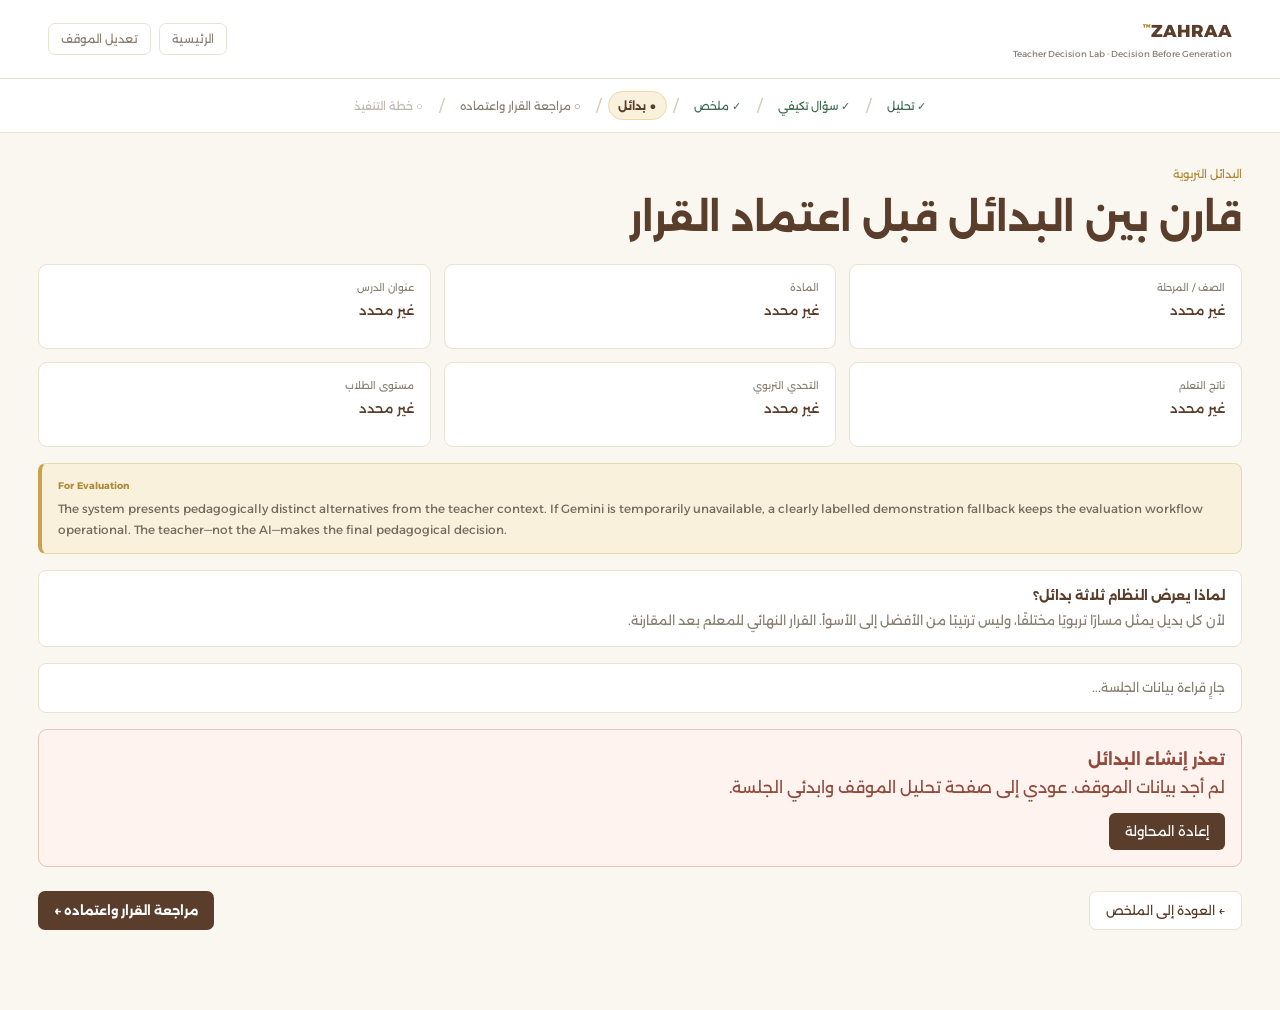
<file: alternatives.html>
<!DOCTYPE html>
<html lang="ar" dir="rtl">
<head>
<meta charset="UTF-8">
<meta name="viewport" content="width=device-width, initial-scale=1.0">

<title>البدائل التربوية — ZAHRAA™ Teacher Decision Lab</title>

<link rel="preconnect" href="https://fonts.googleapis.com">
<link rel="preconnect" href="https://fonts.gstatic.com" crossorigin>
<link href="https://fonts.googleapis.com/css2?family=Alexandria:wght@300;400;500;600;700;800&display=swap" rel="stylesheet">

<style>
:root{
  --ink:#5A3E2B;
  --ink2:#3E2C20;
  --soft:#8B7F72;
  --paper:#FAF7F0;
  --white:#FFFFFF;
  --gold:#C9A24B;
  --gold2:#B08A3A;
  --amber:#FAF1DC;
  --amberLine:#EBD9A8;
  --line:#EAE2D3;
  --green:#3F6B50;
  --greenBg:#EDF6F0;
  --red:#914B3D;
  --redBg:#FFF3EF;
}

*{
  box-sizing:border-box;
  margin:0;
  padding:0;
}

html{
  scroll-behavior:smooth;
}

body{
  min-height:100vh;
  background:var(--paper);
  color:var(--ink);
  font-family:"Alexandria",sans-serif;
  line-height:1.75;
}

button,a{
  font-family:inherit;
}

a{
  color:inherit;
  text-decoration:none;
}

/* HEADER */

.topbar{
  background:#fff;
  border-bottom:1px solid var(--line);
  display:flex;
  justify-content:space-between;
  align-items:center;
  gap:1rem;
  padding:1rem clamp(1rem,4vw,3rem);
}

.brand{
  font-weight:800;
  font-size:1.08rem;
}

.brand small{
  color:var(--gold2);
  font-size:.52rem;
  vertical-align:super;
}

.brand-sub{
  display:block;
  color:var(--soft);
  font-size:.55rem;
  font-weight:400;
}

.top-actions{
  display:flex;
  gap:.5rem;
}

.small-btn{
  border:1px solid var(--line);
  background:#fff;
  color:var(--soft);
  border-radius:7px;
  padding:.5rem .75rem;
  cursor:pointer;
  font-size:.72rem;
}

.small-btn:hover{
  border-color:var(--gold);
  color:var(--gold2);
}

/* WORKFLOW */

.workflow-wrap{
  background:#fff;
  border-bottom:1px solid var(--line);
  overflow-x:auto;
}

.workflow{
  min-width:max-content;
  display:flex;
  align-items:center;
  justify-content:center;
  gap:.4rem;
  padding:.8rem 1rem;
}

.workflow-btn{
  border:0;
  background:transparent;
  color:var(--soft);
  border-radius:999px;
  padding:.38rem .6rem;
  font-size:.7rem;
  cursor:pointer;
  white-space:nowrap;
}

.workflow-btn:hover{
  background:#F7F1E6;
  color:var(--ink);
}

.workflow-btn.done{
  color:var(--green);
}

.workflow-btn.current{
  background:var(--amber);
  border:1px solid var(--amberLine);
  color:var(--ink);
  font-weight:700;
}

.workflow-btn.locked{
  opacity:.55;
}

.sep{
  color:#D7CCBB;
}

/* MAIN */

.frame{
  width:min(1240px,94%);
  margin:auto;
  padding:2rem 0 5rem;
}

.eyebrow{
  color:var(--gold2);
  font-size:.7rem;
  margin-bottom:.4rem;
}

h1{
  font-size:clamp(1.7rem,3vw,2.4rem);
  line-height:1.4;
  margin-bottom:1.2rem;
}

.context-grid{
  display:grid;
  grid-template-columns:repeat(3,1fr);
  gap:.8rem;
}

.context-item{
  background:#fff;
  border:1px solid var(--line);
  border-radius:9px;
  min-height:85px;
  padding:.85rem 1rem;
}

.context-label{
  display:block;
  color:var(--soft);
  font-size:.62rem;
  margin-bottom:.2rem;
}

.context-value{
  font-size:.82rem;
  font-weight:500;
  overflow-wrap:anywhere;
}

.evaluation{
  margin-top:1rem;
  direction:ltr;
  text-align:left;
  background:var(--amber);
  border:1px solid var(--amberLine);
  border-left:4px solid var(--gold);
  border-radius:8px;
  padding:.85rem 1rem;
  color:#756B5E;
  font-size:.75rem;
}

.evaluation strong{
  display:block;
  color:var(--gold2);
  font-size:.6rem;
  margin-bottom:.2rem;
}

.why{
  margin-top:1rem;
  background:#fff;
  border:1px solid var(--line);
  border-radius:8px;
  padding:.85rem 1rem;
  color:var(--soft);
  font-size:.8rem;
}

.why strong{
  display:block;
  color:var(--ink);
  margin-bottom:.2rem;
}

/* STATUS */

.status{
  margin-top:1rem;
  background:#fff;
  border:1px solid var(--line);
  border-radius:8px;
  padding:.8rem 1rem;
  color:var(--soft);
  font-size:.78rem;
}

.status.success{
  background:var(--greenBg);
  border-color:#C9DECF;
  color:var(--green);
}

.status.demo{
  background:#FFF8E9;
  border-color:#E9D39A;
  color:#84621F;
}

/* LOADING */

.loading{
  margin-top:1rem;
  background:#fff;
  border:1px solid var(--line);
  border-radius:10px;
  padding:2rem;
  text-align:center;
}

.spinner{
  width:34px;
  height:34px;
  margin:0 auto 1rem;
  border:3px solid var(--line);
  border-top-color:var(--gold);
  border-radius:50%;
  animation:spin .8s linear infinite;
}

@keyframes spin{
  to{transform:rotate(360deg);}
}

.loading p{
  color:var(--soft);
  font-size:.7rem;
  margin-top:.4rem;
}

/* ERROR */

.error-box{
  margin-top:1rem;
  background:var(--redBg);
  border:1px solid #E7C5BA;
  color:var(--red);
  border-radius:9px;
  padding:1rem;
}

.retry-btn{
  margin-top:.7rem;
  border:0;
  background:var(--ink);
  color:#fff;
  padding:.65rem 1rem;
  border-radius:6px;
  cursor:pointer;
}

/* CARDS */

.cards{
  display:grid;
  grid-template-columns:repeat(3,1fr);
  gap:1.1rem;
  margin-top:1.2rem;
  align-items:start;
}

.card{
  background:#fff;
  border:1px solid var(--line);
  border-radius:10px;
  overflow:hidden;
  transition:.18s ease;
}

.card:hover:not(.selected):not(.dimmed){
  transform:translateY(-3px);
  border-color:var(--gold);
  box-shadow:0 12px 28px rgba(90,62,43,.08);
}

.card.selected{
  border:2px solid var(--gold);
}

.card.dimmed{
  opacity:.4;
}

.card-head{
  padding:1.15rem;
  border-bottom:1px solid var(--line);
}

.card-badge{
  display:inline-block;
  background:var(--amber);
  border:1px solid var(--amberLine);
  color:var(--gold2);
  border-radius:999px;
  padding:.18rem .55rem;
  font-size:.6rem;
  margin-bottom:.65rem;
}

.card-title{
  font-weight:700;
  font-size:1.03rem;
}

.card-body{
  padding:1rem 1.15rem;
}

.field{
  margin-bottom:.82rem;
}

.field-label{
  display:block;
  color:var(--soft);
  font-size:.62rem;
  margin-bottom:.18rem;
}

.field-value{
  font-size:.8rem;
  white-space:pre-line;
}

.more{
  display:none;
  border-top:1px dashed var(--line);
  margin-top:.8rem;
  padding-top:.8rem;
}

.card.open .more{
  display:block;
}

.card-actions{
  padding:0 1.15rem 1.15rem;
}

.details-btn,
.select-btn{
  width:100%;
  border-radius:6px;
  padding:.7rem;
  cursor:pointer;
  font-size:.78rem;
}

.details-btn{
  background:#fff;
  border:1px solid var(--soft);
  color:var(--ink);
  margin-bottom:.5rem;
}

.select-btn{
  border:0;
  background:var(--ink);
  color:#fff;
  font-weight:700;
}

.selected-panel{
  display:none;
  background:var(--amber);
  border-top:1px solid var(--amberLine);
  padding:1rem;
  text-align:center;
  color:var(--gold2);
  font-size:.76rem;
}

.card.selected .selected-panel{
  display:block;
}

.continue-btn{
  width:100%;
  margin-top:.7rem;
  border:0;
  background:var(--ink);
  color:#fff;
  border-radius:6px;
  padding:.72rem;
  cursor:pointer;
  font-weight:700;
}

.change-btn{
  border:0;
  background:transparent;
  color:var(--soft);
  text-decoration:underline;
  cursor:pointer;
  margin-top:.5rem;
  font-size:.7rem;
}

.bottom-actions{
  margin-top:1.5rem;
  display:flex;
  justify-content:space-between;
  gap:.8rem;
  flex-wrap:wrap;
}

.nav-large{
  border-radius:7px;
  padding:.7rem 1rem;
  cursor:pointer;
  font-size:.78rem;
}

.nav-large.secondary{
  background:#fff;
  color:var(--ink);
  border:1px solid var(--line);
}

.nav-large.primary{
  border:0;
  background:var(--ink);
  color:#fff;
  font-weight:700;
}

.raw{
  margin-top:1.5rem;
  background:#fff;
  border:1px solid var(--line);
  border-radius:8px;
  padding:.8rem 1rem;
}

.raw summary{
  cursor:pointer;
  color:var(--soft);
  font-size:.7rem;
}

.raw pre{
  margin-top:.7rem;
  white-space:pre-wrap;
  font-family:inherit;
  color:var(--soft);
  font-size:.66rem;
}

.hidden{
  display:none !important;
}

@media(max-width:900px){
  .context-grid{grid-template-columns:1fr 1fr;}
  .cards{grid-template-columns:1fr;}
}

@media(max-width:600px){
  .context-grid{grid-template-columns:1fr;}
  .topbar{flex-direction:column;align-items:flex-start;}
}
</style>
</head>

<body>

<header class="topbar">

  <div>
    <div class="brand">
      ZAHRAA<small>™</small>
    </div>

    <span class="brand-sub">
      Teacher Decision Lab · Decision Before Generation
    </span>
  </div>

  <div class="top-actions">

    <button
      type="button"
      class="small-btn"
      onclick="goHome()"
    >
      الرئيسية
    </button>

    <button
      type="button"
      class="small-btn"
      onclick="goScenario()"
    >
      تعديل الموقف
    </button>

  </div>

</header>


<div class="workflow-wrap">

<nav class="workflow">

  <button
    type="button"
    class="workflow-btn done"
    onclick="goAnalysis()"
  >
    ✓ تحليل
  </button>

  <span class="sep">/</span>

  <button
    type="button"
    class="workflow-btn done"
    onclick="goAdaptive()"
  >
    ✓ سؤال تكيفي
  </button>

  <span class="sep">/</span>

  <button
    type="button"
    class="workflow-btn done"
    onclick="goSummary()"
  >
    ✓ ملخص
  </button>

  <span class="sep">/</span>

  <button
    type="button"
    class="workflow-btn current"
    onclick="goAlternatives()"
  >
    ● بدائل
  </button>

  <span class="sep">/</span>

  <button
    type="button"
    class="workflow-btn"
    onclick="openApproval()"
  >
    ○ مراجعة القرار واعتماده
  </button>

  <span class="sep">/</span>

  <button
    type="button"
    class="workflow-btn locked"
    onclick="openPlan()"
  >
    ○ خطة التنفيذ
  </button>

</nav>

</div>


<main class="frame">

  <div class="eyebrow">
    البدائل التربوية
  </div>

  <h1>
    قارن بين البدائل قبل اعتماد القرار
  </h1>


  <section class="context-grid">

    <div class="context-item">
      <span class="context-label">الصف / المرحلة</span>
      <div id="ctxGrade" class="context-value">—</div>
    </div>

    <div class="context-item">
      <span class="context-label">المادة</span>
      <div id="ctxSubject" class="context-value">—</div>
    </div>

    <div class="context-item">
      <span class="context-label">عنوان الدرس</span>
      <div id="ctxLesson" class="context-value">—</div>
    </div>

    <div class="context-item">
      <span class="context-label">ناتج التعلم</span>
      <div id="ctxGoal" class="context-value">—</div>
    </div>

    <div class="context-item">
      <span class="context-label">التحدي التربوي</span>
      <div id="ctxChallenge" class="context-value">—</div>
    </div>

    <div class="context-item">
      <span class="context-label">مستوى الطلاب</span>
      <div id="ctxLevel" class="context-value">—</div>
    </div>

  </section>


  <div class="evaluation">

    <strong>For Evaluation</strong>

    The system presents pedagogically distinct alternatives from the
    teacher context. If Gemini is temporarily unavailable, a clearly
    labelled demonstration fallback keeps the evaluation workflow
    operational. The teacher—not the AI—makes the final pedagogical decision.

  </div>


  <div class="why">

    <strong>
      لماذا يعرض النظام ثلاثة بدائل؟
    </strong>

    لأن كل بديل يمثل مسارًا تربويًا مختلفًا، وليس ترتيبًا من الأفضل
    إلى الأسوأ. القرار النهائي للمعلم بعد المقارنة.

  </div>


  <div
    id="sourceStatus"
    class="status"
  >
    جارٍ قراءة بيانات الجلسة...
  </div>


  <section
    id="loadingBox"
    class="loading"
  >

    <div class="spinner"></div>

    <strong>
      جارٍ إنشاء البدائل...
    </strong>

    <p id="loadingText">
      يتم تجهيز بيانات الموقف.
    </p>

  </section>


  <section
    id="errorBox"
    class="error-box hidden"
  >

    <strong>
      تعذر إنشاء البدائل
    </strong>

    <div id="errorText"></div>

    <button
      type="button"
      class="retry-btn"
      onclick="generateAlternatives(true)"
    >
      إعادة المحاولة
    </button>

  </section>


  <section
    id="cards"
    class="cards hidden"
  ></section>


  <div class="bottom-actions">

    <button
      type="button"
      class="nav-large secondary"
      onclick="goSummary()"
    >
      ← العودة إلى الملخص
    </button>

    <button
      type="button"
      class="nav-large primary"
      onclick="openApproval()"
    >
      مراجعة القرار واعتماده ←
    </button>

  </div>


  <details
    id="rawOutput"
    class="raw hidden"
  >

    <summary>
      عرض الاستجابة الخام لمحرك الاستدلال
    </summary>

    <pre id="rawText"></pre>

  </details>

</main>


<script>

/* ========================================================
   STORAGE
======================================================== */

const SESSION_KEY = "zahraaDecisionSession";
const CONTEXT_KEY = "zahraaDecisionContext";
const HISTORY_KEY = "zahraaDecisionSessionsHistory";
const CACHE_KEY = "zahraaGeneratedAlternatives";

let currentAlternatives = [];
let generating = false;


/* ========================================================
   HELPERS
======================================================== */

function $(id){
  return document.getElementById(id);
}

function safeParse(value,fallback={}){
  try{
    return JSON.parse(value);
  }catch{
    return fallback;
  }
}

function esc(value=""){
  return String(value)
    .replaceAll("&","&amp;")
    .replaceAll("<","&lt;")
    .replaceAll(">","&gt;")
    .replaceAll('"',"&quot;")
    .replaceAll("'","&#039;");
}


/* ========================================================
   NAVIGATION
======================================================== */

function goHome(){
  window.location.href = "index.html";
}

function goScenario(){
  window.location.href = "scenario.html";
}

function goAnalysis(){
  localStorage.setItem(
    "zahraaResumeTarget",
    "analysis"
  );

  window.location.href =
    "scenario.html#analysis";
}

function goAdaptive(){
  localStorage.setItem(
    "zahraaResumeTarget",
    "adaptive"
  );

  window.location.href =
    "scenario.html#adaptive";
}

function goSummary(){
  localStorage.setItem(
    "zahraaResumeTarget",
    "summary"
  );

  window.location.href =
    "scenario.html#summary";
}

function goAlternatives(){
  window.location.href =
    "alternatives.html";
}

function openApproval(){

  const session =
    getSession();

  if(
    !session.selectedAlternative &&
    !session.approvedDecision
  ){
    alert(
      "اختاري أحد البدائل أولًا قبل الانتقال إلى مراجعة القرار."
    );

    return;
  }

  window.location.href =
    "teacher-approval.html";
}

function openPlan(){

  const session =
    getSession();

  if(
    session.teacherApproval !== true
  ){
    alert(
      "لا يمكن فتح خطة التنفيذ قبل اعتماد القرار من المعلم."
    );

    return;
  }

  window.location.href =
    "implementation-plan.html";
}


/* ========================================================
   SESSION
======================================================== */

function getSession(){

  const modern =
    safeParse(
      localStorage.getItem(SESSION_KEY) || "{}",
      {}
    );

  const legacy =
    safeParse(
      localStorage.getItem(CONTEXT_KEY) || "{}",
      {}
    );

  const session = {
    ...legacy,
    ...modern
  };


  session.gradeLevel =
    modern.gradeLevel ||
    legacy.gradeLevel ||
    legacy.grade ||
    legacy.stage ||
    legacy.educationLevel ||
    "";


  session.subject =
    modern.subject ||
    legacy.subject ||
    legacy.course ||
    legacy.material ||
    "";


  session.lessonTopic =
    modern.lessonTopic ||
    legacy.lessonTopic ||
    legacy.lesson ||
    legacy.topic ||
    legacy.title ||
    "";


  session.lessonDuration =
    modern.lessonDuration ||
    legacy.lessonDuration ||
    legacy.duration ||
    legacy.classDuration ||
    "";


  session.studentCount =
    modern.studentCount ||
    legacy.studentCount ||
    legacy.students ||
    "";


  session.studentLevel =
    modern.studentLevel ||
    legacy.studentLevel ||
    legacy.level ||
    legacy.challengeLevel ||
    "";


  session.learningGoal =
    modern.learningGoal ||
    legacy.learningGoal ||
    legacy.outcome ||
    legacy.learningOutcome ||
    legacy.goal ||
    "";


  session.classChallenge =
    modern.classChallenge ||
    legacy.classChallenge ||
    legacy.challenge ||
    legacy.educationalChallenge ||
    "";


  session.availableResources =
    modern.availableResources ||
    legacy.availableResources ||
    legacy.resources ||
    "";


  session.additionalConstraints =
    modern.additionalConstraints ||
    legacy.additionalConstraints ||
    legacy.notes ||
    legacy.constraints ||
    "";


  session.adaptiveAnswer =
    modern.adaptiveAnswer ||
    legacy.adaptiveAnswer ||
    "";


  if(!session.sessionId){

    session.sessionId =
      (
        window.crypto &&
        crypto.randomUUID
      )
        ? crypto.randomUUID()
        : String(Date.now());

  }


  localStorage.setItem(
    SESSION_KEY,
    JSON.stringify(session)
  );


  return session;
}


/* ========================================================
   SAVE SESSION
======================================================== */

function saveSession(session){

  localStorage.setItem(
    SESSION_KEY,
    JSON.stringify(session)
  );


  const history =
    safeParse(
      localStorage.getItem(HISTORY_KEY) || "[]",
      []
    );


  const updated = {
    ...session,
    updatedAt:new Date().toISOString()
  };


  const index =
    history.findIndex(
      item =>
        item.sessionId ===
        session.sessionId
    );


  if(index >= 0){
    history[index] = updated;
  }else{
    history.unshift(updated);
  }


  localStorage.setItem(
    HISTORY_KEY,
    JSON.stringify(
      history.slice(0,20)
    )
  );
}


/* ========================================================
   CONTEXT
======================================================== */

function renderContext(){

  const session = getSession();

  $("ctxGrade").textContent =
    session.gradeLevel ||
    "غير محدد";

  $("ctxSubject").textContent =
    session.subject ||
    "غير محدد";

  $("ctxLesson").textContent =
    session.lessonTopic ||
    "غير محدد";

  $("ctxGoal").textContent =
    session.learningGoal ||
    "غير محدد";

  $("ctxChallenge").textContent =
    session.classChallenge ||
    "غير محدد";

  $("ctxLevel").textContent =
    session.studentLevel ||
    "غير محدد";

  return session;
}


/* ========================================================
   GEMINI
======================================================== */

async function callGemini(task,session){

  const controller =
    new AbortController();

  const timeout =
    setTimeout(
      ()=>controller.abort(),
      65000
    );

  try{

    const response =
      await fetch(
        "/api/gemini",
        {
          method:"POST",

          headers:{
            "Content-Type":
              "application/json"
          },

          body:JSON.stringify({
            task,
            session
          }),

          signal:controller.signal
        }
      );


    const raw =
      await response.text();


    let data = {};


    if(raw){

      try{
        data = JSON.parse(raw);
      }catch{
        throw new Error(
          "الخادم أعاد استجابة غير صالحة."
        );
      }

    }


    if(!response.ok){

      const error =
        new Error(
          data?.error ||
          "تعذر الوصول إلى Gemini."
        );

      error.status =
        response.status;

      throw error;
    }


    if(!data?.text){

      throw new Error(
        "لم يرجع محرك الاستدلال نصًا."
      );
    }


    return {
      text:data.text,
      model:data.model || "Gemini",
      fallback:
        data.fallback === true
    };


  }catch(error){

    if(
      error?.name ===
      "AbortError"
    ){

      const e =
        new Error(
          "استغرق Gemini وقتًا أطول من المتوقع."
        );

      e.status = 504;

      throw e;
    }


    throw error;


  }finally{

    clearTimeout(timeout);

  }
}


/* ========================================================
   DEMO FALLBACK
======================================================== */

function localAlternatives(session){

  const lesson =
    session.lessonTopic ||
    "موضوع الدرس";


  const goal =
    session.learningGoal ||
    "ناتج التعلم";


  const challenge =
    session.classChallenge ||
    "تفاوت مستوى الطلاب";


  return `
اسم القرار: المدخل المفاهيمي البصري
الفجوة التي يعالجها: ضعف الربط بين المفهوم والإجراء في ${lesson}.
منطق التدريس: يبدأ التعلم بتمثيل بصري أو محسوس يوضح المعنى قبل الانتقال إلى الإجراء الرمزي.
نقطة البداية: موقف بصري أو مثال ملموس مرتبط بالدرس.
تسلسل بناء المفهوم: تمثيل بصري ثم تفسير شفهي ثم ربط بالرمز ثم تطبيق.
دور المعلم: طرح أسئلة تكشف الفهم وتوجيه الملاحظة دون تقديم الحل مباشرة.
دور الطالب: تفسير التمثيل ومناقشة العلاقة بينه وبين المفهوم.
نوع التقويم: أسئلة تفسير قصيرة أثناء التعلم.
نوع التمايز: تمثيلات بدرجات مختلفة من التعقيد.
المخرج الأقوى: قدرة الطالب على تفسير المفهوم قبل تنفيذ الإجراء.
ما قد لا يتحقق بصورة كافية: قد يقل الوقت المتاح للتدريب الإجرائي.
القيد الذي قد يمنع اختياره: محدودية الوقت أو الموارد البصرية.

اسم القرار: تحليل الأخطاء الشائعة
الفجوة التي يعالجها: استمرار الأخطاء دون معرفة الطالب لسببها.
منطق التدريس: يعرض المعلم أخطاء نموذجية ويطلب من الطلاب اكتشاف موضع الخلل وتبرير التصحيح.
نقطة البداية: حل يتضمن خطأ شائعًا مرتبطًا بـ ${lesson}.
تسلسل بناء المفهوم: اكتشاف الخطأ ثم تفسيره ثم تصحيحه ثم تطبيق الفكرة في مثال جديد.
دور المعلم: إدارة الحوار وطلب الأدلة والتبريرات.
دور الطالب: تحليل الحل ومناقشة سبب الخطأ وتقديم التصحيح.
نوع التقويم: ملاحظة جودة التفسير أثناء النقاش.
نوع التمايز: اختلاف مستوى تعقيد الأخطاء حسب المجموعة.
المخرج الأقوى: قدرة الطالب على تشخيص الخطأ وتصحيحه بوعي.
ما قد لا يتحقق بصورة كافية: قد يحتاج بعض الطلاب إلى بناء مفاهيمي إضافي.
القيد الذي قد يمنع اختياره: الحاجة إلى إدارة صفية دقيقة.

اسم القرار: التدرج المنظم نحو الاستقلال
الفجوة التي يعالجها: ${challenge}.
منطق التدريس: يبدأ المعلم بنموذج موجه ثم يقلل الدعم تدريجيًا حتى يؤدي الطالب المهمة باستقلال.
نقطة البداية: نموذج قصير مشترك يوضح طريقة التفكير.
تسلسل بناء المفهوم: نمذجة ثم ممارسة موجهة ثم ممارسة تعاونية ثم تطبيق مستقل.
دور المعلم: تقديم الدعم ومراقبة أدلة الفهم ثم تقليله تدريجيًا.
دور الطالب: المشاركة في الحل ثم تحمل مسؤولية أكبر تدريجيًا.
نوع التقويم: نقاط فحص قصيرة أثناء الانتقال بين المراحل.
نوع التمايز: اختلاف مقدار الدعم وفق حاجة الطالب.
المخرج الأقوى: انتقال الطالب إلى أداء مستقل مرتبط بـ ${goal}.
ما قد لا يتحقق بصورة كافية: قد يحتاج بعض الطلاب وقتًا أطول لبناء الفهم العميق.
القيد الذي قد يمنع اختياره: التفاوت الكبير بين الطلاب وضيق الوقت.
`.trim();
}


/* ========================================================
   TEXT
======================================================== */

function normalizeText(text){

  return String(text || "")
    .replace(/\r/g,"")
    .replace(/#{1,6}\s*/g,"")
    .replace(/\*\*/g,"")
    .replace(/^\s*[-•]\s*/gm,"")
    .replace(/\n{3,}/g,"\n\n")
    .trim();
}


/* ========================================================
   PARSER
======================================================== */

const FIELD_ALIASES = {

  name:[
    "اسم القرار",
    "اسم البديل"
  ],

  gap:[
    "الفجوة التي يعالجها",
    "الفجوة"
  ],

  rationale:[
    "منطق التدريس",
    "المنطق التربوي"
  ],

  start:[
    "نقطة البداية"
  ],

  sequence:[
    "تسلسل بناء المفهوم",
    "تسلسل التعلم"
  ],

  teacher:[
    "دور المعلم"
  ],

  student:[
    "دور الطالب"
  ],

  assessment:[
    "نوع التقويم",
    "التقويم"
  ],

  differentiation:[
    "نوع التمايز",
    "التمايز"
  ],

  strongest:[
    "المخرج الأقوى",
    "أقوى مخرج متوقع"
  ],

  limitation:[
    "ما قد لا يتحقق بصورة كافية",
    "ما قد لا يتحقق"
  ],

  constraint:[
    "القيد الذي قد يمنع اختياره",
    "القيد المحتمل"
  ]
};


function extractField(block,aliases){

  const lines =
    String(block || "")
      .split("\n")
      .map(
        line=>line.trim()
      )
      .filter(Boolean);


  for(
    let i=0;
    i<lines.length;
    i++
  ){

    for(
      const alias
      of aliases
    ){

      if(
        lines[i].startsWith(alias + ":") ||
        lines[i].startsWith(alias + "：")
      ){

        const value =
          lines[i]
            .replace(alias,"")
            .replace(/^[:：]\s*/,"")
            .trim();


        if(value){
          return value;
        }


        if(lines[i+1]){
          return lines[i+1];
        }
      }
    }
  }


  return "";
}


function splitAlternativeBlocks(text){

  return normalizeText(text)
    .split(
      /(?=اسم\s+(?:القرار|البديل)\s*[:：])/g
    )
    .map(
      item=>item.trim()
    )
    .filter(
      item=>
        /اسم\s+(?:القرار|البديل)\s*[:：]/
          .test(item)
    )
    .slice(0,3);
}


function parseAlternative(block,index){

  const get =
    key=>
      extractField(
        block,
        FIELD_ALIASES[key]
      );


  return {

    id:
      `alternative-${index+1}`,

    name:
      get("name") ||
      `البديل التربوي ${index+1}`,

    gap:
      get("gap"),

    rationale:
      get("rationale"),

    start:
      get("start"),

    sequence:
      get("sequence"),

    teacher:
      get("teacher"),

    student:
      get("student"),

    assessment:
      get("assessment"),

    differentiation:
      get("differentiation"),

    strongest:
      get("strongest"),

    limitation:
      get("limitation"),

    constraint:
      get("constraint")
  };
}


/* ========================================================
   RENDERING
======================================================== */

function fieldHTML(label,value){

  if(!value){
    return "";
  }


  return `
    <div class="field">

      <span class="field-label">
        ${esc(label)}
      </span>

      <div class="field-value">
        ${esc(value)}
      </div>

    </div>
  `;
}


function renderAlternatives(alternatives){

  const letters =
    ["A","B","C"];


  $("cards").innerHTML =
    alternatives.map(
      (alt,index)=>`

<article
  class="card"
  id="${alt.id}"
>

  <div class="card-head">

    <span class="card-badge">
      البديل ${letters[index]}
    </span>

    <div class="card-title">
      ${esc(alt.name)}
    </div>

  </div>


  <div class="card-body">

    ${fieldHTML(
      "الفجوة التي يعالجها",
      alt.gap
    )}

    ${fieldHTML(
      "منطق التدريس",
      alt.rationale
    )}

    ${fieldHTML(
      "المخرج الأقوى",
      alt.strongest
    )}

    ${fieldHTML(
      "ما قد لا يتحقق بصورة كافية",
      alt.limitation
    )}


    <div class="more">

      ${fieldHTML(
        "نقطة البداية",
        alt.start
      )}

      ${fieldHTML(
        "تسلسل بناء المفهوم",
        alt.sequence
      )}

      ${fieldHTML(
        "دور المعلم",
        alt.teacher
      )}

      ${fieldHTML(
        "دور الطالب",
        alt.student
      )}

      ${fieldHTML(
        "نوع التقويم",
        alt.assessment
      )}

      ${fieldHTML(
        "نوع التمايز",
        alt.differentiation
      )}

      ${fieldHTML(
        "القيد المحتمل",
        alt.constraint
      )}

    </div>

  </div>


  <div class="card-actions">

    <button
      type="button"
      class="details-btn"
      onclick="toggleDetails('${alt.id}',this)"
    >
      عرض التحليل الكامل
    </button>


    <button
      type="button"
      class="select-btn"
      onclick="selectAlternative(${index})"
    >
      اختيار هذا البديل
    </button>

  </div>


  <div class="selected-panel">

    ✓ تم اختيار هذا البديل للمراجعة النهائية

    <button
      type="button"
      class="continue-btn"
      onclick="openApproval()"
    >
      الانتقال إلى مراجعة القرار ←
    </button>

    <button
      type="button"
      class="change-btn"
      onclick="clearSelection()"
    >
      تغيير القرار
    </button>

  </div>

</article>
      `
    ).join("");


  $("cards")
    .classList
    .remove("hidden");
}


function toggleDetails(id,button){

  const card =
    document.getElementById(id);


  if(!card){
    return;
  }


  card.classList.toggle("open");


  button.textContent =
    card.classList.contains("open")
      ? "إخفاء التحليل"
      : "عرض التحليل الكامل";
}


/* ========================================================
   SELECTION
======================================================== */

function selectAlternative(index){

  const alt =
    currentAlternatives[index];


  if(!alt){
    return;
  }


  document
    .querySelectorAll(".card")
    .forEach(
      (card,cardIndex)=>{

        if(cardIndex === index){

          card.classList.add(
            "selected"
          );

          card.classList.remove(
            "dimmed"
          );

        }else{

          card.classList.remove(
            "selected"
          );

          card.classList.add(
            "dimmed"
          );

        }

      }
    );


  const session =
    getSession();


  session.selectedAlternative =
    alt.id;

  session.selectedAlternativeData =
    alt;

  session.approvedDecision =
    alt.name;

  session.teacherApproval =
    false;

  session.sessionStatus =
    "ALTERNATIVE_SELECTED";


  saveSession(session);
}


function clearSelection(){

  document
    .querySelectorAll(".card")
    .forEach(
      card=>
        card.classList.remove(
          "selected",
          "dimmed"
        )
    );


  const session =
    getSession();


  delete session.selectedAlternative;
  delete session.selectedAlternativeData;
  delete session.approvedDecision;


  session.teacherApproval =
    false;

  session.sessionStatus =
    "ALTERNATIVES_GENERATED";


  saveSession(session);
}


/* ========================================================
   CACHE
======================================================== */

function readCache(session){

  const raw =
    localStorage.getItem(
      CACHE_KEY
    );


  if(!raw){
    return null;
  }


  const cached =
    safeParse(raw,null);


  if(!cached){
    return null;
  }


  const same =
    cached.subject === session.subject &&
    cached.lessonTopic === session.lessonTopic &&
    cached.learningGoal === session.learningGoal;


  if(
    same &&
    cached.text
  ){
    return cached.text;
  }


  return null;
}


function saveCache(session,text){

  localStorage.setItem(
    CACHE_KEY,
    JSON.stringify({

      subject:
        session.subject,

      lessonTopic:
        session.lessonTopic,

      learningGoal:
        session.learningGoal,

      text,

      generatedAt:
        new Date().toISOString()

    })
  );
}


/* ========================================================
   PROCESS
======================================================== */

function processOutput(session,text){

  let normalized =
    normalizeText(text);


  let blocks =
    splitAlternativeBlocks(
      normalized
    );


  if(
    blocks.length < 3
  ){

    normalized =
      localAlternatives(
        session
      );


    blocks =
      splitAlternativeBlocks(
        normalized
      );


    $("sourceStatus")
      .className =
        "status demo";


    $("sourceStatus")
      .textContent =
        "Demo Fallback نشط — تم استخدام بدائل احتياطية لضمان استمرار مسار التقييم.";
  }


  const alternatives =
    blocks.map(
      (block,index)=>
        parseAlternative(
          block,
          index
        )
    );


  currentAlternatives =
    alternatives;


  session.generatedAlternatives =
    alternatives;

  session.alternativesRaw =
    normalized;

  session.sessionStatus =
    "ALTERNATIVES_GENERATED";

  session.teacherApproval =
    false;


  saveSession(
    session
  );


  $("rawText")
    .textContent =
      normalized;


  $("rawOutput")
    .classList
    .remove("hidden");


  renderAlternatives(
    alternatives
  );
}


/* ========================================================
   GENERATE
======================================================== */

async function generateAlternatives(force=false){

  if(generating){
    return;
  }


  generating = true;


  $("loadingBox")
    .classList
    .remove("hidden");


  $("errorBox")
    .classList
    .add("hidden");


  $("cards")
    .classList
    .add("hidden");


  try{

    const session =
      renderContext();


    if(
      !session.subject ||
      !session.lessonTopic
    ){

      throw new Error(
        "لم أجد بيانات الموقف. عودي إلى صفحة تحليل الموقف وابدئي الجلسة."
      );
    }


    $("sourceStatus")
      .className =
        "status success";


    $("sourceStatus")
      .textContent =
        "✓ تم العثور على بيانات الجلسة الحالية.";


    if(!force){

      const cached =
        readCache(session);


      if(cached){

        $("loadingText")
          .textContent =
            "تم العثور على بدائل محفوظة لهذه الجلسة.";


        processOutput(
          session,
          cached
        );


        return;
      }

    }


    $("loadingText")
      .textContent =
        "جارٍ استدعاء محرك الاستدلال...";


    try{

      const result =
        await callGemini(
          "alternatives",
          session
        );


      if(result.fallback){

        $("sourceStatus")
          .className =
            "status demo";


        $("sourceStatus")
          .textContent =
            "Demo Fallback نشط — Gemini غير متاح مؤقتًا.";

      }


      saveCache(
        session,
        result.text
      );


      processOutput(
        session,
        result.text
      );


    }catch(apiError){

      console.warn(
        "Gemini unavailable:",
        apiError
      );


      const fallbackText =
        localAlternatives(
          session
        );


      $("sourceStatus")
        .className =
          "status demo";


      $("sourceStatus")
        .textContent =
          "Demo Fallback نشط — تعذر الوصول إلى Gemini، لكن مسار القرار مستمر.";


      processOutput(
        session,
        fallbackText
      );

    }


  }catch(error){

    console.error(error);


    $("errorText")
      .textContent =
        error?.message ||
        "تعذر تشغيل صفحة البدائل.";


    $("errorBox")
      .classList
      .remove("hidden");


  }finally{

    $("loadingBox")
      .classList
      .add("hidden");


    generating =
      false;

  }
}


/* ========================================================
   ERROR PROTECTION
======================================================== */

window.addEventListener(
  "error",
  function(event){

    console.error(
      "Page error:",
      event.error ||
      event.message
    );

  }
);


window.addEventListener(
  "unhandledrejection",
  function(event){

    console.error(
      "Unhandled rejection:",
      event.reason
    );

  }
);


/* ========================================================
   START
======================================================== */

document.addEventListener(
  "DOMContentLoaded",
  function(){

    renderContext();

    generateAlternatives();

  }
);

</script>

</body>
</html>
</file>
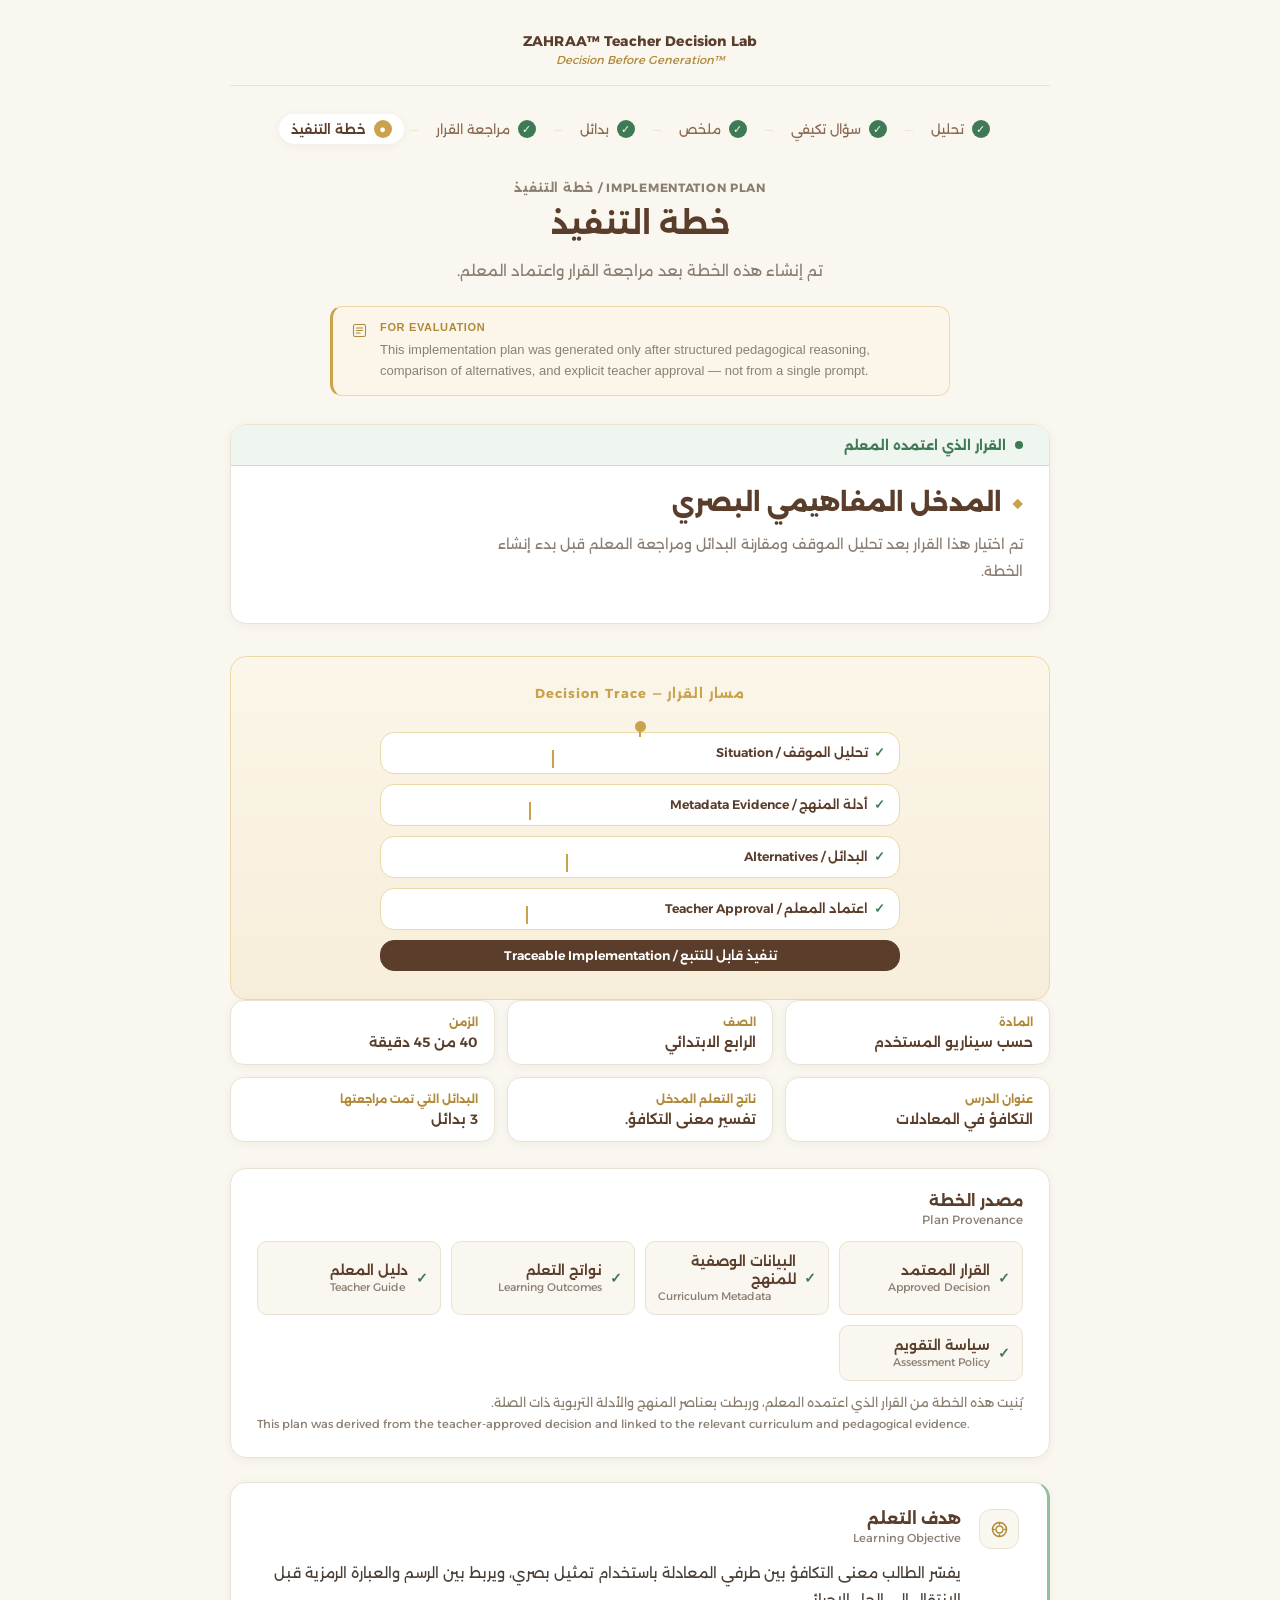
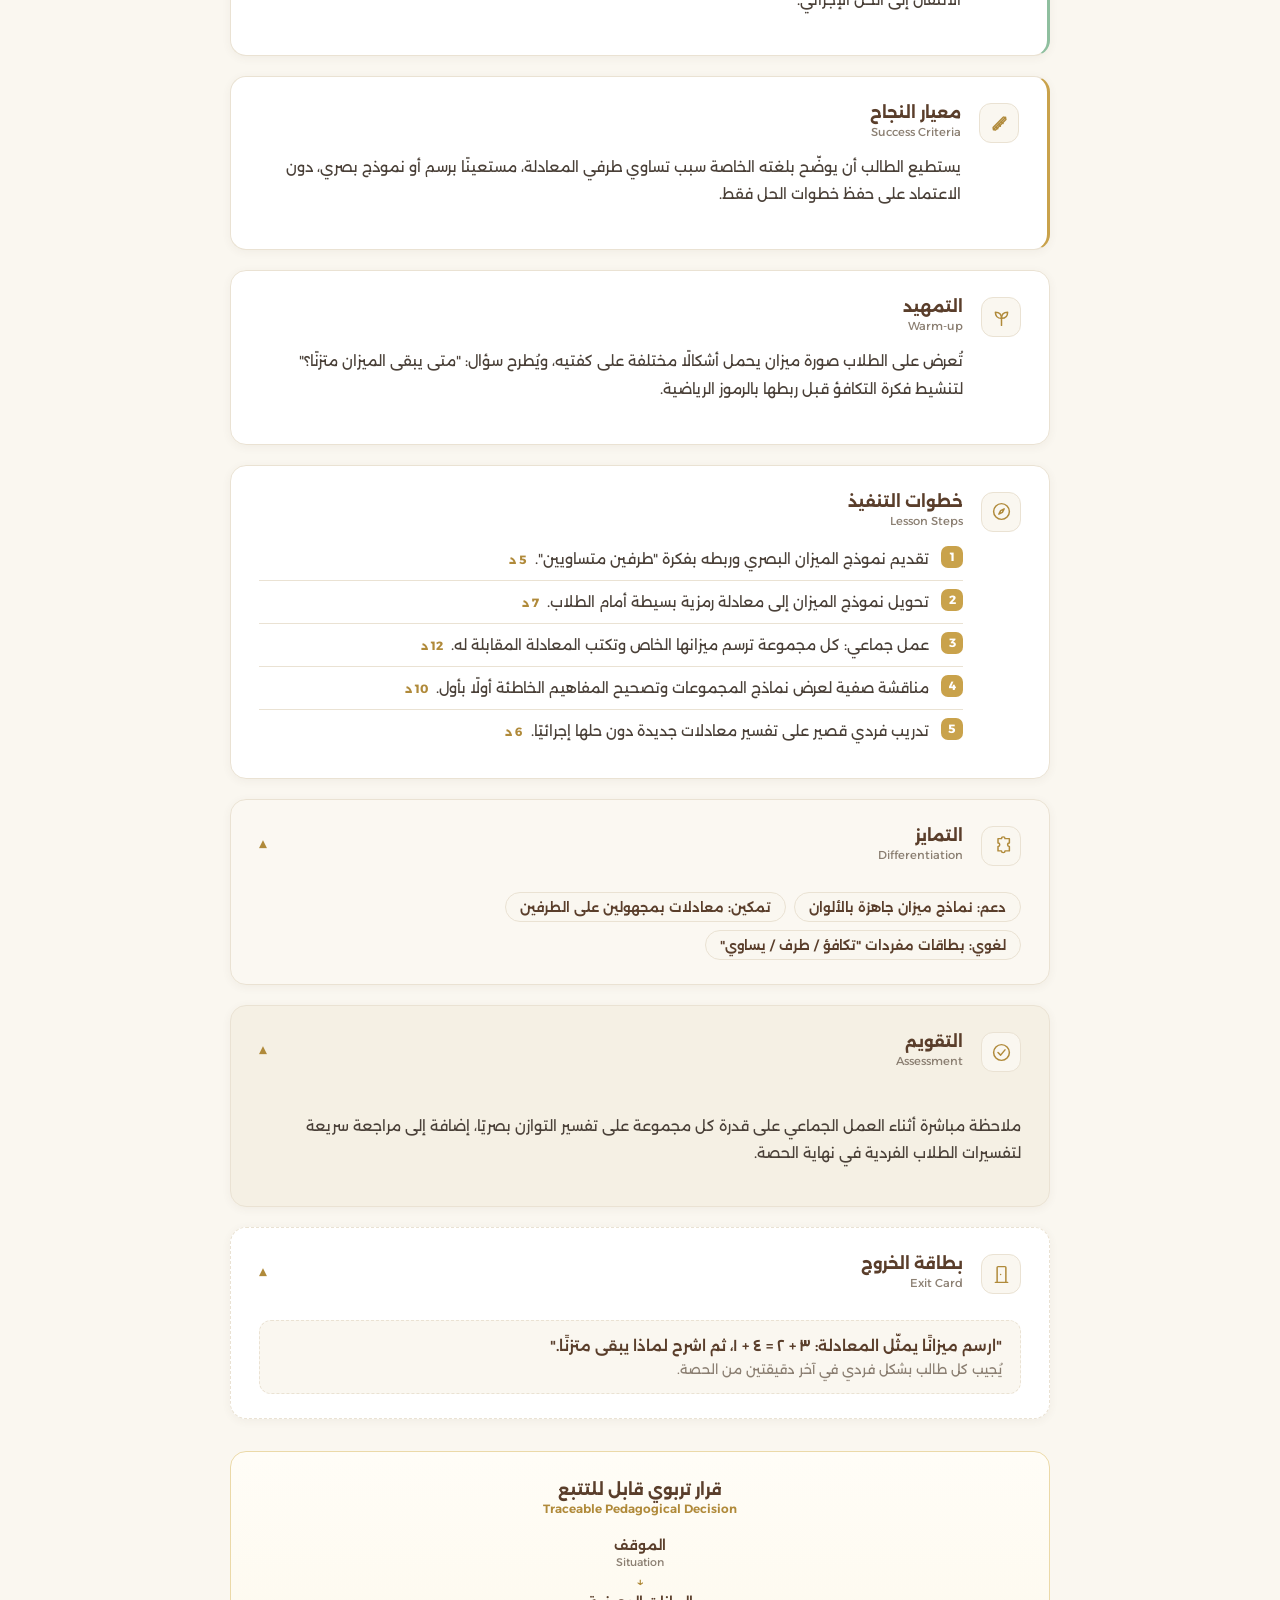
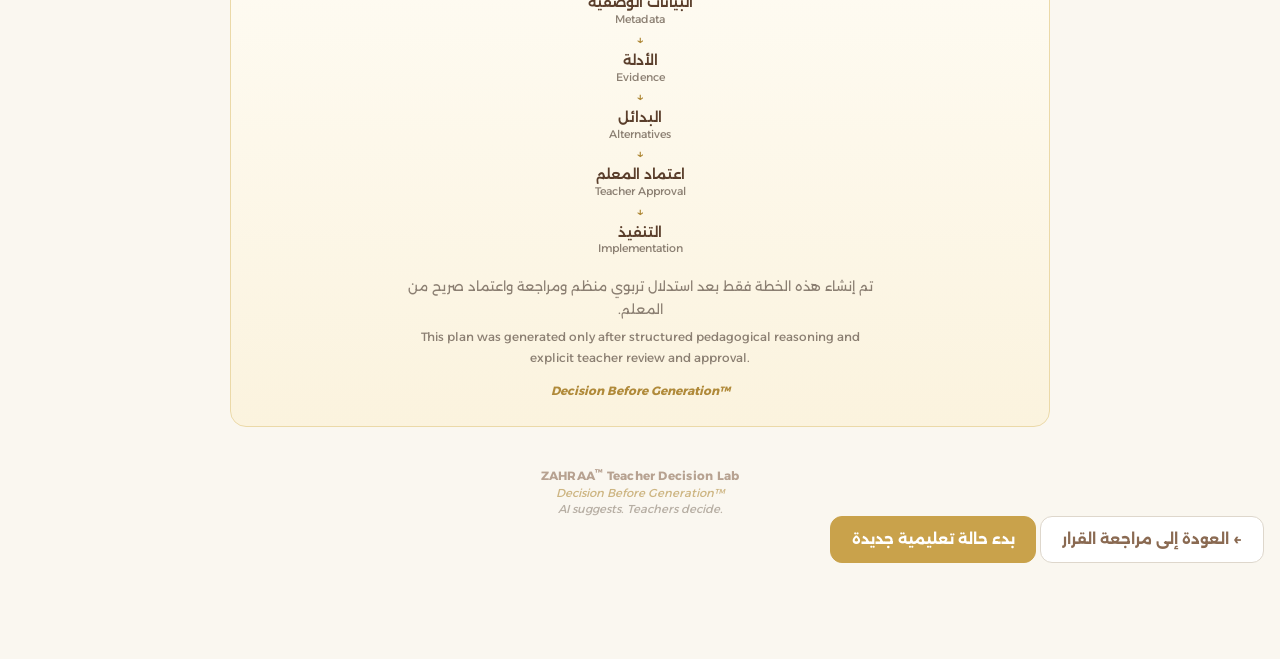
<file: implementation-plan.html>
<!DOCTYPE html>
<html lang="ar" dir="rtl">
<head>
<meta charset="UTF-8">
<meta name="viewport" content="width=device-width, initial-scale=1.0">
<title>خطة التنفيذ — ZAHRAA™ Teacher Decision Lab</title>
<link rel="preconnect" href="https://fonts.googleapis.com">
<link rel="preconnect" href="https://fonts.gstatic.com" crossorigin>
<link href="https://fonts.googleapis.com/css2?family=Alexandria:wght@400;500;600;700;800&display=swap" rel="stylesheet">
         
<style>
  :root{
    --ivory:#FAF7F0;
    --card:#FFFFFF;
    --brown:#5A3E2B;
    --brown-soft:#8A6A52;
    --gold:#C9A24B;
    --gold-dark:#B08A3A;
    --line:#EAE2D3;
    --text:#4A4038;
    --text-muted:#8B7F72;
    --success:#3E7A56;
    --shadow: 0 2px 10px rgba(90,62,43,0.06);
    --shadow-lg: 0 8px 28px rgba(90,62,43,0.10);
    --radius: 16px;
  }

  *{box-sizing:border-box;}

  body{
    margin:0;
    background:var(--ivory);
    font-family:'Alexandria', sans-serif;
    color:var(--text);
    padding:32px 16px 80px;
  }

  .page{
    max-width:820px;
    margin:0 auto;
  }

  /* ===== BRAND BAR ===== */
  .brand-bar{
    text-align:center;
    margin-bottom:28px;
    padding-bottom:18px;
    border-bottom:1px solid var(--line);
  }
  .brand-bar .brand-name{
    font-size:14px;
    font-weight:700;
    color:var(--brown);
    letter-spacing:0.01em;
  }
  .brand-bar .brand-tagline{
    font-size:11.5px;
    color:var(--gold-dark);
    font-style:italic;
    direction:ltr;
    margin-top:3px;
  }

  /* ===== PROGRESS ===== */
  .progress{
    display:flex;
    align-items:center;
    justify-content:center;
    flex-wrap:wrap;
    gap:6px;
    margin-bottom:36px;
  }
  .progress-step{
    display:flex;
    align-items:center;
    gap:8px;
    font-size:13px;
    color:var(--text-muted);
    padding:6px 12px;
    border-radius:999px;
  }
  .progress-step .dot{
    width:18px;height:18px;
    border-radius:50%;
    display:flex;align-items:center;justify-content:center;
    font-size:11px;
    flex-shrink:0;
  }
  .progress-step.done .dot{
    background:var(--success);
    color:#fff;
  }
  .progress-step.done{ color:var(--brown-soft); }
  .progress-step.current{
    background:var(--card);
    box-shadow:var(--shadow);
    color:var(--brown);
    font-weight:600;
  }
  .progress-step.current .dot{
    background:var(--gold);
    color:#fff;
  }
  .progress-sep{
    color:var(--line);
    font-size:12px;
  }

  /* ===== HERO ===== */
  .hero{
    text-align:center;
    margin-bottom:16px;
  }
  .hero .eyebrow{
    font-size:12px;
    font-weight:700;
    color:var(--text-muted);
    direction:ltr;
    letter-spacing:0.06em;
    text-transform:uppercase;
    margin-bottom:8px;
  }
  .hero h1{
    color:var(--brown);
    font-size:30px;
    font-weight:700;
    margin:0 0 12px;
    line-height:1.4;
  }
  .hero p{
    color:var(--text-muted);
    font-size:15px;
    line-height:1.9;
    max-width:520px;
    margin:0 auto;
  }

  /* ===== APPROVED DECISION CARD ===== */
  .approved-decision-card{
    background:var(--card);
    border:1px solid var(--line);
    border-radius:var(--radius);
    overflow:hidden;
    box-shadow:var(--shadow);
    margin:0 0 24px;
  }
  .approved-decision-card .adc-header{
    display:flex;
    align-items:center;
    gap:9px;
    background:#EEF6EF;
    border-bottom:1px solid #C9E0CC;
    padding:12px 26px;
    font-size:13px;
    font-weight:700;
    color:var(--success);
  }
  .approved-decision-card .status-dot{
    width:8px;
    height:8px;
    border-radius:50%;
    background:var(--success);
    flex-shrink:0;
  }
  .approved-decision-card .adc-body{
    padding:22px 26px 24px;
  }
  .approved-decision-card .adc-name{
    display:flex;
    align-items:center;
    gap:10px;
    font-size:24px;
    font-weight:800;
    color:var(--brown);
    margin-bottom:10px;
  }
  .approved-decision-card .adc-name .diamond{
    color:var(--gold);
    font-size:19px;
  }
  .approved-decision-card .adc-rationale{
    font-size:14px;
    color:var(--text-muted);
    line-height:1.9;
    max-width:560px;
  }

  /* ===== CARD BASE ===== */
  .card{
    background:var(--card);
    border-radius:var(--radius);
    box-shadow:var(--shadow);
    padding:26px 28px;
    margin-bottom:20px;
    border:1px solid var(--line);
  }
  .card-title{
    color:var(--brown);
    font-size:18px;
    font-weight:700;
    margin:0 0 4px;
  }
  .card-title-en{
    color:var(--text-muted);
    font-size:12px;
    font-weight:500;
    direction:ltr;
    text-align:right;
    margin:0 0 18px;
  }

  /* ===== PLAN SECTIONS ===== */
  .plan-section{
    display:flex;
    gap:18px;
    align-items:flex-start;
  }
  .section-icon{
    width:40px;
    height:40px;
    border-radius:12px;
    background:var(--ivory);
    border:1px solid var(--line);
    display:flex;
    align-items:center;
    justify-content:center;
    flex-shrink:0;
    font-size:18px;
    color:var(--gold-dark);
  }
  .plan-section .section-body{
    flex:1;
    min-width:0;
  }
  .section-title{
    font-size:16px;
    font-weight:700;
    color:var(--brown);
    margin-bottom:3px;
  }
  .section-title-en{
    font-size:11.5px;
    color:var(--text-muted);
    direction:ltr;
    text-align:right;
    margin-bottom:0;
  }
  .plan-section .section-title-en{
    margin-bottom:10px;
  }
  .section-text{
    font-size:14.5px;
    color:var(--text);
    line-height:1.9;
  }
  .plan-section .step-list{
    list-style:none;
    margin:0;
    padding:0;
    counter-reset:step;
  }
  .plan-section .step-list li{
    counter-increment:step;
    position:relative;
    padding-inline-start:34px;
    padding-block:8px;
    font-size:14.5px;
    line-height:1.8;
    border-bottom:1px solid var(--line);
  }
  .plan-section .step-list li:last-child{
    border-bottom:none;
  }
  .plan-section .step-list li::before{
    content:counter(step);
    position:absolute;
    inset-inline-start:0;
    top:8px;
    width:22px;
    height:22px;
    border-radius:7px;
    background:var(--gold);
    color:#fff;
    font-size:12px;
    font-weight:700;
    display:flex;
    align-items:center;
    justify-content:center;
  }
  .plan-section .step-list li .step-time{
    display:inline-block;
    font-size:12px;
    color:var(--gold-dark);
    font-weight:700;
    margin-inline-start:8px;
  }
  .tag-list{
    display:flex;
    flex-wrap:wrap;
    gap:8px;
  }
  .tag{
    background:var(--ivory);
    border:1px solid var(--line);
    color:var(--brown);
    font-size:13px;
    font-weight:600;
    padding:6px 14px;
    border-radius:999px;
  }
  .exit-card-box{
    background:var(--ivory);
    border:1px dashed var(--line);
    border-radius:12px;
    padding:16px 18px;
  }
  .exit-card-box .exit-q{
    font-size:14.5px;
    font-weight:600;
    color:var(--brown);
    margin-bottom:6px;
  }
  .exit-card-box .exit-hint{
    font-size:13px;
    color:var(--text-muted);
  }

  /* ===== DECISION TRACE (closing card) ===== */
  .trace-card{
    background:linear-gradient(180deg, #FBF6E9, #F7EEDA);
    border:1px solid #EBD9A8;
    border-radius:var(--radius);
    padding:28px 30px;
    margin-top:32px;
    text-align:center;
  }
  .trace-card .trace-heading{
    font-size:13px;
    font-weight:700;
    letter-spacing:0.08em;
    color:var(--gold);
    margin-bottom:20px;
  }
  .trace-chain .chain-item{
    display:flex;
    align-items:center;
    gap:6px;
    background:var(--card);
    border:1px solid #EBD9A8;
    padding:7px 14px;
    font-size:12.5px;
    font-weight:600;
    color:var(--brown);
  }
  .trace-chain .chain-item .check{
    color:var(--success);
    font-weight:700;
  }
  .trace-chain .chain-final{
    background:var(--brown);
    color:#fff;
    border-color:var(--brown);
  }
  .trace-start{
    width:11px;
    height:11px;
    border-radius:50%;
    background:var(--gold);
    margin:0 auto;
    position:relative;
  }
  .trace-start::after{
    content:"";
    display:block;
    width:2px;
    height:16px;
    background:var(--gold);
    margin:6px auto 0;
  }

  /* ===== PLAN PROVENANCE CARD ===== */
  .provenance-card{
    background:var(--card);
    border:1px solid var(--line);
    border-radius:var(--radius);
    padding:22px 26px 24px;
    margin:0 0 24px;
    box-shadow:var(--shadow);
  }
  .provenance-card .pc-title{
    font-size:15px;
    font-weight:700;
    color:var(--brown);
    margin:0 0 2px;
  }
  .provenance-card .pc-title-en{
    font-size:12px;
    color:var(--text-muted);
    direction:ltr;
    text-align:right;
    margin:0 0 14px;
  }
  .provenance-card .pc-list{
    display:grid;
    grid-template-columns:repeat(auto-fit,minmax(180px,1fr));
    gap:10px;
    margin-bottom:12px;
  }
  .provenance-card .pc-item{
    display:flex;
    align-items:center;
    gap:8px;
    background:var(--ivory);
    border:1px solid var(--line);
    border-radius:10px;
    padding:10px 12px;
  }
  .provenance-card .pc-item .check{
    color:var(--success);
    font-weight:700;
    font-size:14px;
    flex-shrink:0;
  }
  .provenance-card .pc-item .pc-text{
    display:flex;
    flex-direction:column;
    line-height:1.35;
  }
  .provenance-card .pc-item .pc-ar{
    font-size:13.5px;
    font-weight:600;
    color:var(--brown);
  }
  .provenance-card .pc-item .pc-en{
    font-size:11px;
    color:var(--text-muted);
    direction:ltr;
    margin-top:1px;
  }
  .provenance-card .pc-note{
    font-size:12.5px;
    color:var(--text-muted);
    line-height:1.6;
    margin:0;
  }
  .provenance-card .pc-note .en{
    display:block;
    direction:ltr;
    font-size:11.5px;
    margin-top:2px;
  }
  @media (max-width:600px){
    .provenance-card .pc-list{ grid-template-columns:1fr; }
  }

  /* ===== FOR EVALUATION ===== */
  .judge-view{
    direction:ltr;
    text-align:left;
    display:flex;
    gap:12px;
    align-items:flex-start;
    background:#FBF6E9;
    border:1px solid #EBD9A8;
    border-inline-start:3px solid var(--gold);
    border-radius:12px;
    padding:14px 18px;
    max-width:620px;
    margin:20px auto 28px;
    font-family:-apple-system,BlinkMacSystemFont,'Segoe UI',Roboto,sans-serif;
  }
  .judge-view .jv-icon{
    flex-shrink:0;
    color:var(--gold-dark);
    margin-top:1px;
    display:flex;
  }
  .judge-view .jv-label{
    font-size:11px;
    font-weight:700;
    letter-spacing:.06em;
    text-transform:uppercase;
    color:var(--gold-dark);
    margin-bottom:6px;
  }
  .judge-view p{
    margin:0;
    font-size:13px;
    line-height:1.65;
    color:var(--text-muted);
  }

  /* ===== LESSON METADATA ===== */
  .lesson-meta{
    display:grid;
    grid-template-columns:repeat(3,1fr);
    gap:12px;
    margin:0 0 26px;
  }
  .meta-item{
    background:var(--card);
    border:1px solid var(--line);
    border-radius:14px;
    padding:14px 16px;
    box-shadow:var(--shadow);
  }
  .meta-label{
    font-size:11px;
    font-weight:700;
    color:var(--gold-dark);
    margin-bottom:5px;
  }
  .meta-value{
    font-size:13.5px;
    font-weight:600;
    color:var(--brown);
  }

  /* ===== SECTION TINTS (subtle, per plan.md) ===== */
  .card.tint-green{ border-inline-start:3px solid #8FBF9F; }
  .card.tint-gold{ border-inline-start:3px solid var(--gold); }
  .card.tint-ivory{ background:#FBF8F2; }
  .card.tint-secondary{ background:#F5F0E4; }
  .card.tint-dashed{ border-style:dashed; }

  /* ===== ACCORDION SECTIONS ===== */
  details.card{ padding:0; }
  details.card summary{
    list-style:none;
    cursor:pointer;
    padding:26px 28px;
    display:flex;
    align-items:flex-start;
    gap:18px;
  }
  details.card summary::-webkit-details-marker{ display:none; }
  details.card summary:focus-visible{
    outline:2px solid var(--gold-dark);
    outline-offset:-2px;
    border-radius:12px;
  }
  details.card summary .summary-head{
    flex:1;
    min-width:0;
    display:flex;
    align-items:center;
    justify-content:space-between;
    gap:12px;
  }
  details.card summary .summary-titles{ flex:1; min-width:0; }
  details.card .chev{
    flex-shrink:0;
    color:var(--gold-dark);
    transition:transform .2s ease;
    margin-top:2px;
  }
  details.card[open] .chev{ transform:rotate(180deg); }
  details.card .details-body{
    padding:0 28px 24px 28px;
  }
  @media (max-width:600px){
    details.card summary{ padding:20px 18px; }
    details.card .details-body{ padding:0 18px 20px 18px; }
  }

  /* ===== SVG ICONS ===== */
  .section-icon svg{
    width:21px;
    height:21px;
    stroke:var(--gold-dark);
    stroke-width:1.7;
    fill:none;
    stroke-linecap:round;
    stroke-linejoin:round;
  }

  /* ===== PROGRESSIVE REVEAL ===== */
  .reveal{
    opacity:0;
    transform:translateY(14px);
    animation:revealCard .55s ease forwards;
  }
  @keyframes revealCard{
    to{opacity:1;transform:translateY(0);}
  }

  /* ===== RTL-SAFE DECISION TRACE ===== */
  .trace-chain{
    display:grid;
    grid-template-columns:1fr;
    gap:10px;
    direction:rtl;
    max-width:520px;
    margin:0 auto;
  }
  .trace-chain .chain-item{
    justify-content:flex-start;
    border-radius:14px;
    width:100%;
  }
  .trace-chain .arrow{
    display:none;
  }
  .trace-chain .chain-item:not(:last-child)::after{
    content:"";
    display:block;
    width:2px;
    height:18px;
    background:var(--gold);
    margin:10px auto -2px;
  }
  .trace-chain .chain-final{
    justify-content:center;
  }

  @media (max-width:700px){
    .lesson-meta{grid-template-columns:1fr 1fr;}
  }
  @media (max-width:460px){
    .lesson-meta{grid-template-columns:1fr;}
  }

  /* ===== FINAL TRACEABLE CLOSING ===== */
  .closing-card{
    background:linear-gradient(180deg, #FFFDF7, #FBF3DE);
    border:1px solid #EBD9A8;
    border-radius:var(--radius);
    padding:28px 30px;
    margin-top:32px;
    text-align:center;
  }
  .closing-card .cc-title{
    font-size:16px;
    font-weight:700;
    color:var(--brown);
    margin-bottom:2px;
  }
  .closing-card .cc-title-en{
    font-size:12px;
    font-weight:600;
    color:var(--gold-dark);
    direction:ltr;
    margin-bottom:20px;
  }
  .closing-card .cc-chain{
    display:flex;
    flex-direction:column;
    align-items:center;
    gap:3px;
    margin-bottom:18px;
  }
  .closing-card .cc-step{
    font-size:13.5px;
    font-weight:600;
    color:var(--brown);
    line-height:1.4;
  }
  .closing-card .cc-step .en{
    display:block;
    font-size:11px;
    font-weight:400;
    color:var(--text-muted);
    direction:ltr;
  }
  .closing-card .cc-arrow{
    color:var(--gold-dark);
    font-size:13px;
    line-height:1;
    margin:2px 0;
  }
  .closing-card .cc-text{
    font-size:13px;
    color:var(--text-muted);
    line-height:1.8;
    max-width:480px;
    margin:0 auto 14px;
  }
  .closing-card .cc-text .en{
    display:block;
    direction:ltr;
    font-size:12px;
    margin-top:4px;
  }
  .closing-card .cc-brand{
    font-size:12px;
    font-weight:700;
    color:var(--gold-dark);
    font-style:italic;
    direction:ltr;
  }

  /* ===== FOOTER SIGNATURE ===== */
  .footer-signature{
    text-align:center;
    margin-top:40px;
    opacity:0.6;
  }
  .footer-signature .footer-name{
    font-size:12px;
    font-weight:700;
    color:var(--brown-soft);
    letter-spacing:0.02em;
  }
  .footer-signature .footer-name .tm{
    font-size:.7em;
    vertical-align:super;
  }
  .footer-signature .footer-tagline{
    font-size:11.5px;
    color:var(--gold-dark);
    font-style:italic;
    direction:ltr;
    margin-top:3px;
  }
  .footer-signature .sig-sub{
    font-size:11.5px;
    color:var(--text-muted);
    font-style:italic;
    direction:ltr;
    margin-top:2px;
  }

  @media (prefers-reduced-motion: reduce){
    *,*::before,*::after{
      scroll-behavior:auto !important;
      transition:none !important;
      animation:none !important;
    }
    .reveal{
      opacity:1 !important;
      transform:none !important;
    }
  }

  @media (max-width:600px){
    .card{ padding:20px 18px; }
    .hero h1{ font-size:23px; }
    .plan-section{ gap:12px; }
    .trace-chain{ direction:rtl; }
    .approved-strip{ flex-wrap:wrap; justify-content:center; text-align:center; }
  }

/* Smart workflow navigation — final recording pass */
.smart-nav-shell{
  position:fixed; inset-inline:0; bottom:18px; z-index:9999;
  display:flex; justify-content:center; pointer-events:none;
  padding:0 16px;
}
.smart-nav{
  pointer-events:auto; width:min(920px, calc(100vw - 32px));
  display:grid; grid-template-columns:auto 1fr auto; align-items:center; gap:14px;
  padding:12px 14px; border:1px solid rgba(100,72,44,.18);
  background:rgba(255,253,248,.92); backdrop-filter:blur(14px);
  -webkit-backdrop-filter:blur(14px); border-radius:18px;
  box-shadow:0 16px 45px rgba(52,38,24,.18);
  direction:rtl;
}
.smart-nav__status{display:flex;align-items:center;gap:10px;min-width:0}
.smart-nav__pulse{width:10px;height:10px;border-radius:50%;background:#B88A32;box-shadow:0 0 0 0 rgba(184,138,50,.45);animation:smartPulse 2s infinite}
@keyframes smartPulse{0%{box-shadow:0 0 0 0 rgba(184,138,50,.4)}70%{box-shadow:0 0 0 9px rgba(184,138,50,0)}100%{box-shadow:0 0 0 0 rgba(184,138,50,0)}}
.smart-nav__eyebrow{font-size:10px;letter-spacing:.12em;text-transform:uppercase;color:#8A765F;font-weight:700}
.smart-nav__title{font-size:14px;font-weight:800;color:#2C241D;white-space:nowrap;overflow:hidden;text-overflow:ellipsis}
.smart-nav__hint{text-align:center;color:#6F6254;font-size:12px;line-height:1.45}
.smart-nav__actions{display:flex;gap:8px;align-items:center}
.smart-nav a{display:inline-flex;align-items:center;justify-content:center;gap:7px;text-decoration:none;border-radius:11px;padding:10px 14px;font-size:12px;font-weight:800;transition:.2s ease;white-space:nowrap}
.smart-nav__back{color:#4B4036;border:1px solid rgba(75,64,54,.18);background:#fff}
.smart-nav__back:hover{transform:translateY(-2px);border-color:#B88A32}
.smart-nav__next{color:#fff;background:linear-gradient(135deg,#4B2F23,#7A4E37);box-shadow:0 8px 18px rgba(75,47,35,.22)}
.smart-nav__next:hover{transform:translateY(-2px);box-shadow:0 11px 24px rgba(75,47,35,.3)}
.smart-nav__home{width:38px;height:38px;padding:0!important;color:#5B4C3F;background:#F4ECDE;border:1px solid rgba(91,76,63,.13)}
.smart-nav__home:hover{transform:rotate(-4deg) scale(1.04)}
.smart-progress-mini{position:fixed;top:0;left:0;height:3px;background:linear-gradient(90deg,#B88A32,#6C4431);z-index:10000;transition:width .35s ease}
.smart-toast{position:fixed;left:22px;bottom:102px;z-index:9998;background:#2F261F;color:#fff;padding:11px 14px;border-radius:12px;font-size:12px;box-shadow:0 12px 30px rgba(0,0,0,.2);opacity:0;transform:translateY(8px);transition:.25s;pointer-events:none}
.smart-toast.show{opacity:1;transform:translateY(0)}
body{padding-bottom:96px!important}
@media(max-width:720px){.smart-nav{grid-template-columns:1fr auto}.smart-nav__hint{display:none}.smart-nav__title{max-width:150px}.smart-nav a{padding:9px 11px}.smart-nav-shell{bottom:10px}}
final-actions{
  display:flex;
  justify-content:center;
  align-items:center;
  gap:12px;
  flex-wrap:wrap;
  margin:35px 0 25px;
}

.btn-back,
.btn-new{
  display:inline-flex;
  align-items:center;
  justify-content:center;
  padding:.85rem 1.3rem;
  border-radius:12px;
  text-decoration:none;
  font-weight:700;
  font-size:.9rem;
}

.btn-back{
  border:1px solid #DED7CC;
  background:#FFFFFF;
  color:#8A6A52;
}

.btn-new{
  border:1px solid #C9A24B;
  background:#C9A24B;
  color:#FFFFFF;
}

</style>
</head>
<body>

<div class="page">

  <!-- BRAND BAR -->
  <div class="brand-bar">
    <div class="brand-name">ZAHRAA™ Teacher Decision Lab</div>
    <div class="brand-tagline">Decision Before Generation™</div>
  </div>

  <!-- PROGRESS -->
  <div class="progress">
    <div class="progress-step done"><span class="dot">✓</span>تحليل</div>
    <span class="progress-sep">—</span>
    <div class="progress-step done"><span class="dot">✓</span>سؤال تكيفي</div>
    <span class="progress-sep">—</span>
    <div class="progress-step done"><span class="dot">✓</span>ملخص</div>
    <span class="progress-sep">—</span>
    <div class="progress-step done"><span class="dot">✓</span>بدائل</div>
    <span class="progress-sep">—</span>
    <div class="progress-step done"><span class="dot">✓</span>مراجعة القرار</div>
    <span class="progress-sep">—</span>
    <div class="progress-step current"><span class="dot">●</span>خطة التنفيذ</div>
  </div>

  <!-- HERO -->
  <div class="hero">
    <div class="eyebrow">خطة التنفيذ / Implementation Plan</div>
    <h1>خطة التنفيذ</h1>
    <p>تم إنشاء هذه الخطة بعد مراجعة القرار واعتماد المعلم.</p>
  </div>

  <!-- FOR EVALUATION -->
  <div class="judge-view reveal" style="animation-delay:.05s">
    <span class="jv-icon"><svg width="17" height="17" viewBox="0 0 24 24" fill="none" xmlns="http://www.w3.org/2000/svg"><rect x="3.5" y="3.5" width="17" height="17" rx="2.5" stroke="currentColor" stroke-width="1.5"/><path d="M7.5 8.5h9M7.5 12h9M7.5 15.5h5.5" stroke="currentColor" stroke-width="1.5" stroke-linecap="round"/></svg></span>
    <div>
      <div class="jv-label">For Evaluation</div>
      <p>This implementation plan was generated only after structured pedagogical reasoning, comparison of alternatives, and explicit teacher approval — not from a single prompt.</p>
    </div>
  </div>

  <!-- APPROVED DECISION CARD -->
  <div class="approved-decision-card reveal" style="animation-delay:.12s">
    <div class="adc-header"><span class="status-dot"></span>القرار الذي اعتمده المعلم</div>
    <div class="adc-body">
      <div class="adc-name"><span class="diamond">◆</span><span id="planDecisionName">المدخل المفاهيمي البصري</span></div>
      <p class="adc-rationale">تم اختيار هذا القرار بعد تحليل الموقف ومقارنة البدائل ومراجعة المعلم قبل بدء إنشاء الخطة.</p>
    </div>
  </div>

  <!-- DECISION TRACE -->
  <div class="trace-card reveal" style="animation-delay:.16s">
    <div class="trace-heading">مسار القرار — Decision Trace</div>
    <div class="trace-start"></div>
    <div class="trace-chain">
      <span class="chain-item"><span class="check">✓</span>تحليل الموقف / Situation</span>
      <span class="chain-item"><span class="check">✓</span>أدلة المنهج / Metadata Evidence</span>
      <span class="chain-item"><span class="check">✓</span>البدائل / Alternatives</span>
      <span class="chain-item"><span class="check">✓</span>اعتماد المعلم / Teacher Approval</span>
      <span class="chain-item chain-final">تنفيذ قابل للتتبع / Traceable Implementation</span>
    </div>
  </div>

  <!-- LESSON CONTEXT -->
  <div class="lesson-meta reveal" style="animation-delay:.18s">
    <div class="meta-item">
      <div class="meta-label">المادة</div>
      <div class="meta-value" id="metaSubject">حسب سيناريو المستخدم</div>
    </div>
    <div class="meta-item">
      <div class="meta-label">الصف</div>
      <div class="meta-value" id="metaGrade">الرابع الابتدائي</div>
    </div>
    <div class="meta-item">
      <div class="meta-label">الزمن</div>
      <div class="meta-value" id="metaDuration">40 من 45 دقيقة</div>
    </div>
    <div class="meta-item">
      <div class="meta-label">عنوان الدرس</div>
      <div class="meta-value" id="metaLesson">التكافؤ في المعادلات</div>
    </div>
    <div class="meta-item">
      <div class="meta-label">ناتج التعلم المدخل</div>
      <div class="meta-value" id="metaOutcome">تفسير معنى التكافؤ.</div>
    </div>
    <div class="meta-item">
      <div class="meta-label">البدائل التي تمت مراجعتها</div>
      <div class="meta-value">3 بدائل</div>
    </div>
  </div>

  <!-- PLAN PROVENANCE -->
  <div class="provenance-card reveal" style="animation-delay:.21s">
    <div class="pc-title">مصدر الخطة</div>
    <div class="pc-title-en">Plan Provenance</div>
    <div class="pc-list">
      <div class="pc-item"><span class="check">✓</span><span class="pc-text"><span class="pc-ar">القرار المعتمد</span><span class="pc-en">Approved Decision</span></span></div>
      <div class="pc-item"><span class="check">✓</span><span class="pc-text"><span class="pc-ar">البيانات الوصفية للمنهج</span><span class="pc-en">Curriculum Metadata</span></span></div>
      <div class="pc-item"><span class="check">✓</span><span class="pc-text"><span class="pc-ar">نواتج التعلم</span><span class="pc-en">Learning Outcomes</span></span></div>
      <div class="pc-item"><span class="check">✓</span><span class="pc-text"><span class="pc-ar">دليل المعلم</span><span class="pc-en">Teacher Guide</span></span></div>
      <div class="pc-item"><span class="check">✓</span><span class="pc-text"><span class="pc-ar">سياسة التقويم</span><span class="pc-en">Assessment Policy</span></span></div>
    </div>
    <p class="pc-note">بُنيت هذه الخطة من القرار الذي اعتمده المعلم، وربطت بعناصر المنهج والأدلة التربوية ذات الصلة.<span class="en">This plan was derived from the teacher-approved decision and linked to the relevant curriculum and pedagogical evidence.</span></p>
  </div>

  <!-- هدف التعلم -->
  <div class="card tint-green reveal" style="animation-delay:.24s">
    <div class="plan-section">
      <div class="section-icon"><svg viewBox="0 0 24 24" aria-hidden="true"><circle cx="12" cy="12" r="8"/><circle cx="12" cy="12" r="4"/><path d="M12 4v2M20 12h-2M12 20v-2M4 12h2"/></svg></div>
      <div class="section-body">
        <div class="section-title">هدف التعلم</div>
        <div class="section-title-en">Learning Objective</div>
        <p class="section-text" id="planObjective">يفسّر الطالب معنى التكافؤ بين طرفي المعادلة باستخدام تمثيل بصري، ويربط بين الرسم والعبارة الرمزية قبل الانتقال إلى الحل الإجرائي.</p>
      </div>
    </div>
  </div>

  <!-- معيار النجاح -->
  <div class="card tint-gold reveal" style="animation-delay:.30s">
    <div class="plan-section">
      <div class="section-icon"><svg viewBox="0 0 24 24" aria-hidden="true"><path d="M5 19 19 5"/><path d="m8 16 2 2M11 13l2 2M14 10l2 2"/><rect x="3" y="10" width="18" height="4" rx="1" transform="rotate(-45 12 12)"/></svg></div>
      <div class="section-body">
        <div class="section-title">معيار النجاح</div>
        <div class="section-title-en">Success Criteria</div>
        <p class="section-text" id="planSuccess">يستطيع الطالب أن يوضّح بلغته الخاصة سبب تساوي طرفي المعادلة، مستعينًا برسم أو نموذج بصري، دون الاعتماد على حفظ خطوات الحل فقط.</p>
      </div>
    </div>
  </div>

  <!-- التمهيد -->
  <div class="card reveal" style="animation-delay:.36s">
    <div class="plan-section">
      <div class="section-icon"><svg viewBox="0 0 24 24" aria-hidden="true"><path d="M12 21v-8"/><path d="M12 13c-5 0-7-3-7-7 4 0 7 2 7 7Z"/><path d="M12 13c5 0 7-3 7-7-4 0-7 2-7 7Z"/></svg></div>
      <div class="section-body">
        <div class="section-title">التمهيد</div>
        <div class="section-title-en">Warm-up</div>
        <p class="section-text" id="planWarmup">تُعرض على الطلاب صورة ميزان يحمل أشكالًا مختلفة على كفتيه، ويُطرح سؤال: "متى يبقى الميزان متزنًا؟" لتنشيط فكرة التكافؤ قبل ربطها بالرموز الرياضية.</p>
      </div>
    </div>
  </div>

  <!-- خطوات التنفيذ -->
  <div class="card reveal" style="animation-delay:.42s">
    <div class="plan-section">
      <div class="section-icon"><svg viewBox="0 0 24 24" aria-hidden="true"><circle cx="12" cy="12" r="9"/><path d="m15 9-2 4-4 2 2-4 4-2Z"/></svg></div>
      <div class="section-body">
        <div class="section-title">خطوات التنفيذ</div>
        <div class="section-title-en">Lesson Steps</div>
        <ul class="step-list" id="planSteps">
          <li>تقديم نموذج الميزان البصري وربطه بفكرة "طرفين متساويين".<span class="step-time">5 د</span></li>
          <li>تحويل نموذج الميزان إلى معادلة رمزية بسيطة أمام الطلاب.<span class="step-time">7 د</span></li>
          <li>عمل جماعي: كل مجموعة ترسم ميزانها الخاص وتكتب المعادلة المقابلة له.<span class="step-time">12 د</span></li>
          <li>مناقشة صفية لعرض نماذج المجموعات وتصحيح المفاهيم الخاطئة أولًا بأول.<span class="step-time">10 د</span></li>
          <li>تدريب فردي قصير على تفسير معادلات جديدة دون حلها إجرائيًا.<span class="step-time">6 د</span></li>
        </ul>
      </div>
    </div>
  </div>

  <!-- التمايز -->
  <details class="card tint-ivory reveal" style="animation-delay:.48s" open>
    <summary>
      <div class="section-icon"><svg viewBox="0 0 24 24" aria-hidden="true"><path d="M8 3h4a2 2 0 1 1 4 0h5v5a2 2 0 1 0 0 4v5h-5a2 2 0 1 1-4 0H8v-5a2 2 0 1 0 0-4V3Z"/></svg></div>
      <div class="summary-head">
        <div class="summary-titles">
          <div class="section-title">التمايز</div>
          <div class="section-title-en">Differentiation</div>
        </div>
        <span class="chev">▾</span>
      </div>
    </summary>
    <div class="details-body">
      <div class="tag-list" id="planDiffTags">
        <span class="tag">دعم: نماذج ميزان جاهزة بالألوان</span>
        <span class="tag">تمكين: معادلات بمجهولين على الطرفين</span>
        <span class="tag">لغوي: بطاقات مفردات "تكافؤ / طرف / يساوي"</span>
      </div>
    </div>
  </details>

  <!-- التقويم -->
  <details class="card tint-secondary reveal" style="animation-delay:.54s" open>
    <summary>
      <div class="section-icon"><svg viewBox="0 0 24 24" aria-hidden="true"><circle cx="12" cy="12" r="9"/><path d="m8 12 3 3 5-6"/></svg></div>
      <div class="summary-head">
        <div class="summary-titles">
          <div class="section-title">التقويم</div>
          <div class="section-title-en">Assessment</div>
        </div>
        <span class="chev">▾</span>
      </div>
    </summary>
    <div class="details-body">
      <p class="section-text" id="planAssessment">ملاحظة مباشرة أثناء العمل الجماعي على قدرة كل مجموعة على تفسير التوازن بصريًا، إضافة إلى مراجعة سريعة لتفسيرات الطلاب الفردية في نهاية الحصة.</p>
    </div>
  </details>

  <!-- بطاقة الخروج -->
  <details class="card tint-dashed reveal" style="animation-delay:.60s" open>
    <summary>
      <div class="section-icon"><svg viewBox="0 0 24 24" aria-hidden="true"><path d="M5 21h14"/><path d="M7 21V4a1 1 0 0 1 1-1h8a1 1 0 0 1 1 1v17"/><path d="M11 12h.01"/></svg></div>
      <div class="summary-head">
        <div class="summary-titles">
          <div class="section-title">بطاقة الخروج</div>
          <div class="section-title-en">Exit Card</div>
        </div>
        <span class="chev">▾</span>
      </div>
    </summary>
    <div class="details-body">
      <div class="exit-card-box">
        <div class="exit-q" id="planExitQ">"ارسم ميزانًا يمثّل المعادلة: ٣ + ٢ = ٤ + ١، ثم اشرح لماذا يبقى متزنًا."</div>
        <div class="exit-hint" id="planExitHint">يُجيب كل طالب بشكل فردي في آخر دقيقتين من الحصة.</div>
      </div>
    </div>
  </details>

  <!-- FINAL TRACEABLE CLOSING -->
  <div class="closing-card reveal" style="animation-delay:.66s">
    <div class="cc-title">قرار تربوي قابل للتتبع</div>
    <div class="cc-title-en">Traceable Pedagogical Decision</div>
    <div class="cc-chain">
      <span class="cc-step">الموقف<span class="en">Situation</span></span>
      <span class="cc-arrow">↓</span>
      <span class="cc-step">البيانات الوصفية<span class="en">Metadata</span></span>
      <span class="cc-arrow">↓</span>
      <span class="cc-step">الأدلة<span class="en">Evidence</span></span>
      <span class="cc-arrow">↓</span>
      <span class="cc-step">البدائل<span class="en">Alternatives</span></span>
      <span class="cc-arrow">↓</span>
      <span class="cc-step">اعتماد المعلم<span class="en">Teacher Approval</span></span>
      <span class="cc-arrow">↓</span>
      <span class="cc-step">التنفيذ<span class="en">Implementation</span></span>
    </div>
    <p class="cc-text">تم إنشاء هذه الخطة فقط بعد استدلال تربوي منظم ومراجعة واعتماد صريح من المعلم.<span class="en">This plan was generated only after structured pedagogical reasoning and explicit teacher review and approval.</span></p>
    <div class="cc-brand">Decision Before Generation™</div>
  </div>

  <!-- FOOTER -->
  <div class="footer-signature">
    <div class="footer-name">ZAHRAA<span class="tm">™</span> Teacher Decision Lab</div>
    <div class="footer-tagline">Decision Before Generation™</div>
    <div class="sig-sub">AI suggests. Teachers decide.</div>
  </div>


</div>

<script>
  // Reflects the teacher's actual input from scenario.html (persisted via
  // localStorage as zahraaDecisionContext) instead of a hardcoded subject/
  // grade/duration. Falls back to the defaults already in the markup above
  // if the teacher landed here directly with no prior context.
  (function renderScenarioMeta(){
    try{
      const stored = JSON.parse(localStorage.getItem('zahraaDecisionContext') || '{}');
      if (stored.subject) document.getElementById('metaSubject').textContent = stored.subject;
      if (stored.grade) document.getElementById('metaGrade').textContent = stored.grade;
      if (stored.lesson && document.getElementById('metaLesson')) document.getElementById('metaLesson').textContent = stored.lesson;
      if (stored.outcome && document.getElementById('metaOutcome')) document.getElementById('metaOutcome').textContent = stored.outcome;
      if (stored.duration) {
        const totalMinutes = parseInt(stored.duration, 10);
        if (!isNaN(totalMinutes)) {
          document.getElementById('metaDuration').textContent = stored.duration;
        }
      }
    }catch(e){}
  })();

  // Full implementation-plan content for each of the three alternatives
  // offered in alternatives.html. The id chosen there (card1/card2/card3)
  // is read from sessionStorage below, so the plan shown here always
  // matches the decision the teacher actually approved.
  const planData = {
    card1: {
      decisionName: 'المدخل المفاهيمي البصري',
      objective: 'يفسّر الطالب معنى التكافؤ بين طرفي المعادلة باستخدام تمثيل بصري، ويربط بين الرسم والعبارة الرمزية قبل الانتقال إلى الحل الإجرائي.',
      success: 'يستطيع الطالب أن يوضّح بلغته الخاصة سبب تساوي طرفي المعادلة، مستعينًا برسم أو نموذج بصري، دون الاعتماد على حفظ خطوات الحل فقط.',
      warmup: 'تُعرض على الطلاب صورة ميزان يحمل أشكالًا مختلفة على كفتيه، ويُطرح سؤال: "متى يبقى الميزان متزنًا؟" لتنشيط فكرة التكافؤ قبل ربطها بالرموز الرياضية.',
      steps: [
        ['تقديم نموذج الميزان البصري وربطه بفكرة "طرفين متساويين".', '5 د'],
        ['تحويل نموذج الميزان إلى معادلة رمزية بسيطة أمام الطلاب.', '7 د'],
        ['عمل جماعي: كل مجموعة ترسم ميزانها الخاص وتكتب المعادلة المقابلة له.', '12 د'],
        ['مناقشة صفية لعرض نماذج المجموعات وتصحيح المفاهيم الخاطئة أولًا بأول.', '10 د'],
        ['تدريب فردي قصير على تفسير معادلات جديدة دون حلها إجرائيًا.', '6 د']
      ],
      diffTags: [
        'دعم: نماذج ميزان جاهزة بالألوان',
        'تمكين: معادلات بمجهولين على الطرفين',
        'لغوي: بطاقات مفردات "تكافؤ / طرف / يساوي"'
      ],
      assessment: 'ملاحظة مباشرة أثناء العمل الجماعي على قدرة كل مجموعة على تفسير التوازن بصريًا، إضافة إلى مراجعة سريعة لتفسيرات الطلاب الفردية في نهاية الحصة.',
      exitQ: '"ارسم ميزانًا يمثّل المعادلة: ٣ + ٢ = ٤ + ١، ثم اشرح لماذا يبقى متزنًا."',
      exitHint: 'يُجيب كل طالب بشكل فردي في آخر دقيقتين من الحصة.'
    },
    card2: {
      decisionName: 'تحليل الأخطاء الشائعة',
      objective: 'يحدد الطالب سبب الخطأ الشائع في حل معادلات التكافؤ، ويصحّحه مستندًا إلى تبرير منطقي لا إلى حفظ القاعدة.',
      success: 'يستطيع الطالب أن يشرح لماذا حل معين للمعادلة خاطئ، ويقترح تصحيحًا مبررًا دون توجيه مباشر من المعلم.',
      warmup: 'يُعرض على الطلاب حل لمعادلة يبدو صحيحًا لكنه يحتوي خطأ شائعًا في التعامل مع طرفي المعادلة، ويُطرح سؤال: "هل هذا الحل صحيح؟ كيف تعرف؟"',
      steps: [
        ['عرض الحل الخاطئ النموذجي على الشاشة دون الإشارة إلى وجود خطأ فيه.', '5 د'],
        ['سؤال فردي صامت: هل توافق على هذا الحل؟ اكتب سبب رأيك.', '5 د'],
        ['نقاش جماعي موجّه: مين شاف مشكلة؟ فين بالظبط؟ ليه حصل الخطأ ده؟', '10 د'],
        ['تحديد جماعي لسبب الخطأ المفاهيمي وصياغة تصحيح صحيح بمشاركة الطلاب.', '10 د'],
        ['تدريب فردي قصير: تحديد خطأ مشابه في معادلة جديدة وتصحيحه.', '10 د']
      ],
      diffTags: [
        'دعم: أمثلة أخطاء أبسط وأوضح بصريًا',
        'تمكين: تحليل أكثر من خطأ في نفس المعادلة',
        'لغوي: بطاقات مفردات "خطأ شائع / تبرير / تصحيح"'
      ],
      assessment: 'ملاحظة مباشرة لجودة تبرير كل طالب أثناء النقاش الجماعي، إضافة إلى مراجعة إجابة التدريب الفردي في نهاية الحصة.',
      exitQ: '"اعثر على الخطأ في الحل التالي واشرح سببه: ٧ + ٣ = ٤ + ٥ + ١"',
      exitHint: 'يجيب كل طالب فرديًا في آخر دقيقتين من الحصة.'
    },
    card3: {
      decisionName: 'إعادة التجزئة المنتظمة',
      objective: 'يصوغ الطالب القاعدة الرمزية للتكافؤ بنفسه، انطلاقًا من تكرار تجزئة الشكل نفسه بطرق مختلفة، لا من تلقّي القاعدة جاهزة.',
      success: 'يستطيع الطالب أن يكتب معادلة تكافؤ صحيحة، ويفسّر كيف توصل إليها من خلال ملاحظة نمط التجزئة المتكرر.',
      warmup: 'يوزَّع على الطلاب نفس الشكل الهندسي (مستطيل واحد)، ويُطلب منهم تجزئته بثلاث طرق مختلفة خلال دقيقتين، دون أي تفسير رمزي بعد.',
      steps: [
        ['عرض نماذج التجزئة الثلاثة التي رسمها الطلاب ومقارنتها ببعضها.', '6 د'],
        ['سؤال موجّه: "إيه اللي متكرر في كل الطرق دي؟" لاستخلاص أول ملاحظة نمط.', '8 د'],
        ['تكرار التجزئة على شكل ثانٍ لتأكيد النمط الملاحظ.', '8 د'],
        ['صياغة جماعية لقاعدة رمزية تلخّص النمط، بمشاركة الطلاب لا إملاء المعلم.', '10 د'],
        ['تطبيق فردي: كتابة معادلة تكافؤ لشكل جديد باستخدام القاعدة المستخلَصة.', '8 د']
      ],
      diffTags: [
        'دعم: عدد تجزئات أقل مع نموذج مساعد',
        'تمكين: تجزئة أشكال غير منتظمة',
        'لغوي: بطاقة مفردات "نمط / قاعدة / تعميم"'
      ],
      assessment: 'مراجعة عمل مكتوب قصير يوضح قدرة الطالب على كتابة القاعدة وتطبيقها على شكل جديد.',
      exitQ: '"بدون رسم، اكتب القاعدة التي تصف متى يتساوى طرفا أي معادلة تكافؤ."',
      exitHint: 'يجيب الطالب فرديًا في آخر دقيقتين من الحصة.'
    }
  };

  (function renderPlan(){
    let chosenId = 'card1';
    try{
      const stored = localStorage.getItem('zahraaApprovedAlternative');
      if (stored && planData[stored]) chosenId = stored;
    }catch(e){}

    const p = planData[chosenId];

    document.getElementById('planDecisionName').textContent = p.decisionName;
    document.getElementById('planObjective').textContent = p.objective;
    document.getElementById('planSuccess').textContent = p.success;
    document.getElementById('planWarmup').textContent = p.warmup;
    document.getElementById('planAssessment').textContent = p.assessment;
    document.getElementById('planExitQ').textContent = p.exitQ;
    document.getElementById('planExitHint').textContent = p.exitHint;

    const stepsList = document.getElementById('planSteps');
    stepsList.innerHTML = '';
    p.steps.forEach(([text, time]) => {
      const li = document.createElement('li');
      li.textContent = text;
      const span = document.createElement('span');
      span.className = 'step-time';
      span.textContent = time;
      li.appendChild(span);
      stepsList.appendChild(li);
    });

    const tagList = document.getElementById('planDiffTags');
    tagList.innerHTML = '';
    p.diffTags.forEach(tag => {
      const span = document.createElement('span');
      span.className = 'tag';
      span.textContent = tag;
      tagList.appendChild(span);
    });
  })();
</script>
<div class="final-actions">
  <a href="teacher-approval.html" class="btn-back">
    ← العودة إلى مراجعة القرار
  </a>

  <a href="scenario.html" class="btn-new">
    بدء حالة تعليمية جديدة
  </a>
</div>

</body>
</html>
</file>
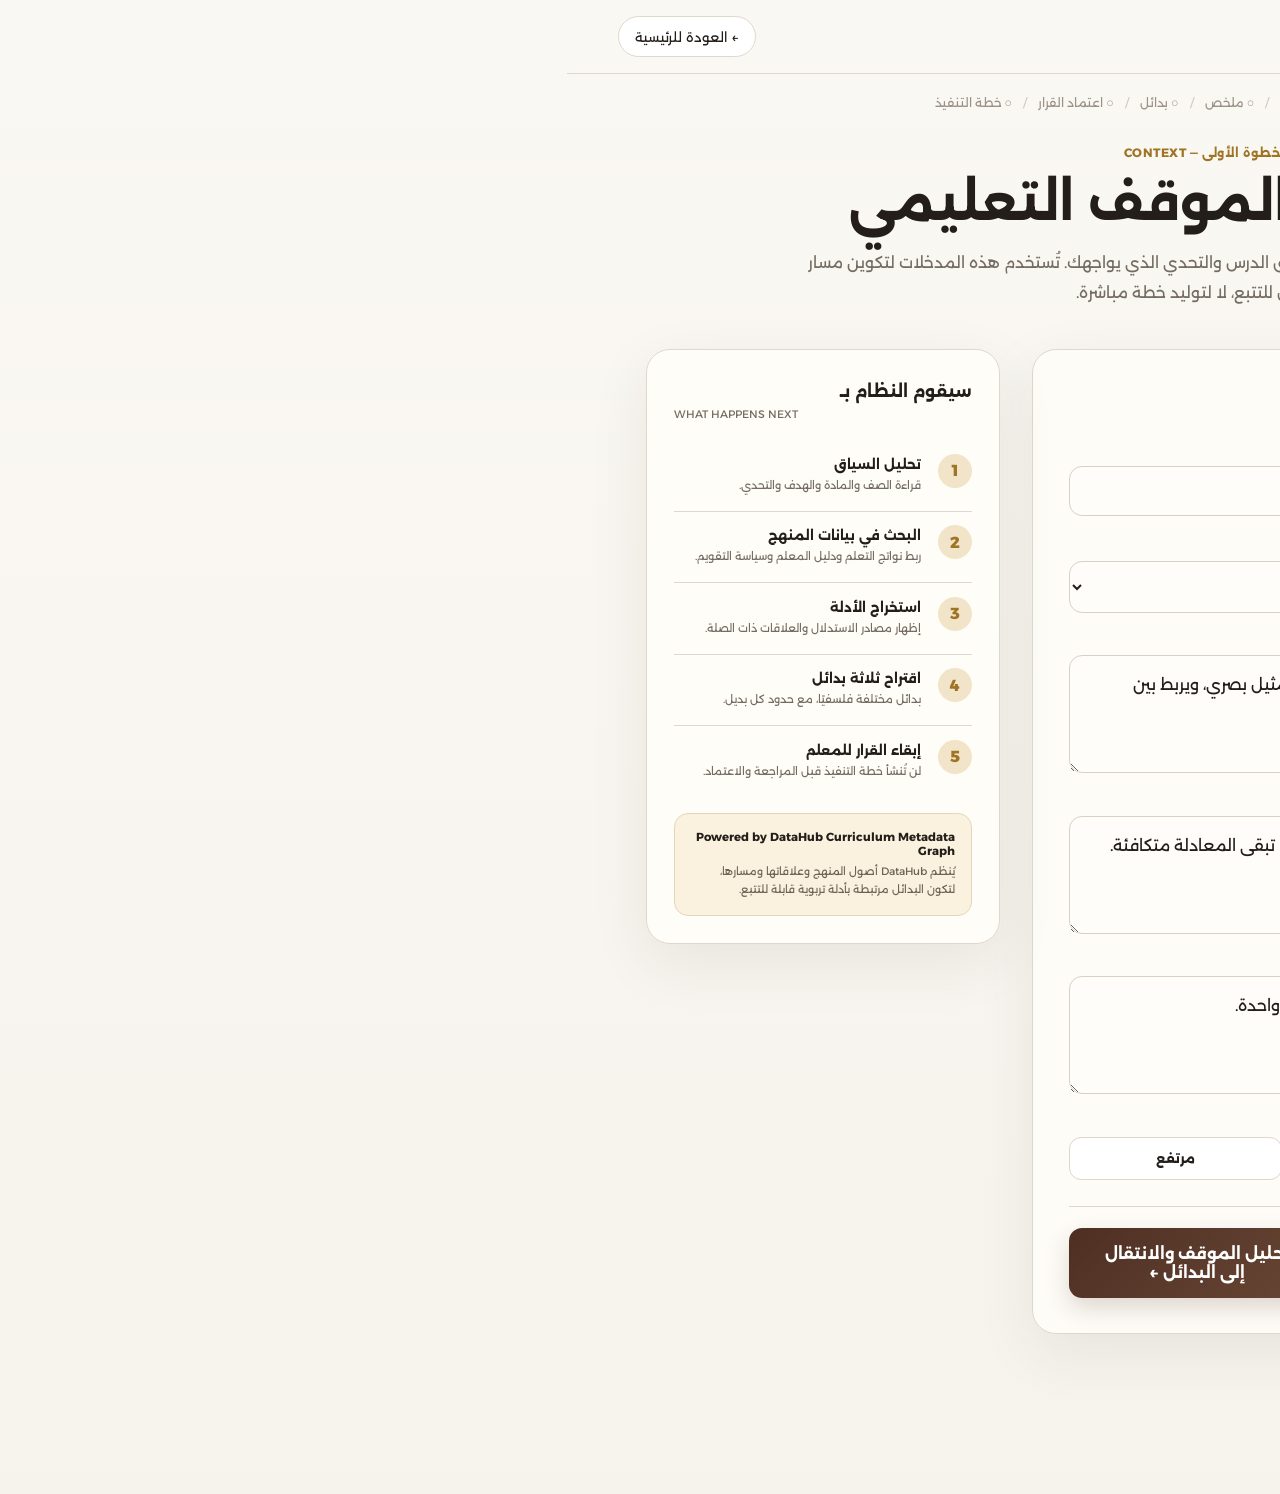
<file: scenario.html>
<!DOCTYPE html>
<html lang="ar" dir="rtl">
<head>
<meta charset="UTF-8">
<meta name="viewport" content="width=device-width, initial-scale=1.0">
<title>تحليل الموقف التعليمي | ZAHRAA™ Teacher Decision Lab</title>
<link rel="preconnect" href="https://fonts.googleapis.com">
<link rel="preconnect" href="https://fonts.gstatic.com" crossorigin>
<link href="https://fonts.googleapis.com/css2?family=Alexandria:wght@300;400;500;600;700;800&display=swap" rel="stylesheet">
<style>
:root{--paper:#f6f3ed;--paper2:#fffdf8;--ink:#231e1a;--soft:#756d63;--line:#ded7cc;--gold:#c79a3b;--gold2:#9f7425;--brown:#4d2f22;--shadow:0 18px 60px rgba(49,38,27,.08)}
*{box-sizing:border-box}html{scroll-behavior:smooth}body{margin:0;background:linear-gradient(180deg,#faf8f3 0%,var(--paper) 100%);color:var(--ink);font-family:'Alexandria',sans-serif;min-height:100vh}
.topbar{height:74px;border-bottom:1px solid var(--line);display:flex;align-items:center;justify-content:space-between;padding:0 clamp(1.2rem,4vw,4.5rem);background:rgba(250,248,243,.9);backdrop-filter:blur(12px);position:sticky;top:0;z-index:10}.brand{display:flex;align-items:baseline;gap:.7rem;direction:ltr}.brand b{font-size:1.06rem;letter-spacing:.08em}.brand span{font-size:.72rem;color:var(--soft)}.back{color:var(--ink);text-decoration:none;font-size:.82rem;border:1px solid var(--line);padding:.7rem 1rem;border-radius:999px;background:#fff}
.progress{max-width:1100px;margin:1.3rem auto 0;padding:0 1.2rem;display:flex;justify-content:center;gap:.7rem;align-items:center;color:#9b9287;font-size:.76rem}.progress .active{color:var(--gold2);font-weight:700}.progress .sep{opacity:.45}
.shell{max-width:1160px;margin:2rem auto 4rem;padding:0 1.2rem;display:grid;grid-template-columns:minmax(0,1.35fr) minmax(280px,.65fr);gap:2rem;align-items:start}.intro{grid-column:1/-1;text-align:center;max-width:820px;margin:0 auto .6rem}.eyebrow{display:inline-flex;align-items:center;gap:.5rem;color:var(--gold2);font-size:.76rem;font-weight:700;letter-spacing:.04em}.intro h1{font-size:clamp(2rem,4vw,3.4rem);margin:.65rem 0 .9rem;line-height:1.22}.intro p{color:var(--soft);line-height:1.9;margin:0;font-size:.98rem}
.card{background:rgba(255,253,248,.92);border:1px solid var(--line);border-radius:24px;box-shadow:var(--shadow)}.form-card{padding:clamp(1.3rem,3vw,2.2rem)}.section-title{display:flex;align-items:center;gap:.8rem;margin-bottom:1.4rem}.num{width:34px;height:34px;border-radius:50%;display:grid;place-items:center;background:#f1e4c8;color:var(--gold2);font-weight:800;font-size:.78rem}.section-title h2{margin:0;font-size:1.12rem}.grid{display:grid;grid-template-columns:repeat(2,minmax(0,1fr));gap:1.15rem}.field{display:flex;flex-direction:column;gap:.5rem}.field.full{grid-column:1/-1}label{font-size:.82rem;font-weight:700}.hint{font-size:.67rem;color:var(--soft);font-weight:400;margin-right:.35rem}input,select,textarea{width:100%;border:1px solid #d8d0c4;background:#fffdfa;border-radius:13px;padding:.92rem 1rem;font:inherit;color:var(--ink);outline:none;transition:.2s}textarea{min-height:118px;resize:vertical;line-height:1.75}input:focus,select:focus,textarea:focus{border-color:var(--gold);box-shadow:0 0 0 4px rgba(199,154,59,.12)}
.levels{display:grid;grid-template-columns:repeat(3,1fr);gap:.7rem}.level input{position:absolute;opacity:0}.level label{display:block;border:1px solid var(--line);border-radius:12px;padding:.8rem;text-align:center;cursor:pointer;background:#fff}.level input:checked+label{border-color:var(--gold);background:#f8eed9;color:var(--gold2)}
.submit-row{display:flex;align-items:center;justify-content:space-between;gap:1rem;margin-top:1.6rem;padding-top:1.3rem;border-top:1px solid var(--line)}.privacy{font-size:.7rem;color:var(--soft);max-width:390px;line-height:1.7}.submit{border:0;border-radius:13px;padding:1rem 1.5rem;background:linear-gradient(135deg,var(--brown),#6a4736);color:#fff;font:inherit;font-weight:700;cursor:pointer;box-shadow:0 10px 24px rgba(77,47,34,.18)}.submit:hover{transform:translateY(-1px)}
.side{padding:1.7rem;position:sticky;top:96px}.side h3{font-size:1.05rem;margin:.2rem 0 .4rem}.side .en{direction:ltr;text-align:left;color:var(--soft);font-size:.68rem;margin-bottom:1.2rem}.steps{display:flex;flex-direction:column;gap:.2rem}.s{display:grid;grid-template-columns:38px 1fr;gap:.8rem;padding:.85rem 0;border-top:1px solid var(--line)}.s:first-child{border-top:0}.ico{width:34px;height:34px;border-radius:50%;display:grid;place-items:center;background:#f1e4c8;color:var(--gold2);font-weight:800}.s strong{font-size:.82rem}.s p{font-size:.69rem;color:var(--soft);margin:.25rem 0 0;line-height:1.55}.datahub{margin-top:1.2rem;border:1px solid #e2d5bb;background:#faf2df;padding:1rem;border-radius:14px}.datahub b{font-size:.73rem;display:block;margin-bottom:.35rem}.datahub p{font-size:.67rem;color:#6f6254;line-height:1.65;margin:0}
@media(max-width:850px){.shell{grid-template-columns:1fr}.side{position:static;order:-1}.grid{grid-template-columns:1fr}.field.full{grid-column:auto}.submit-row{align-items:stretch;flex-direction:column}.submit{width:100%}.progress{overflow:auto;justify-content:flex-start;white-space:nowrap}}

/* Smart workflow navigation — final recording pass */
.smart-nav-shell{
  position:fixed; inset-inline:0; bottom:18px; z-index:9999;
  display:flex; justify-content:center; pointer-events:none;
  padding:0 16px;
}
.smart-nav{
  pointer-events:auto; width:min(920px, calc(100vw - 32px));
  display:grid; grid-template-columns:auto 1fr auto; align-items:center; gap:14px;
  padding:12px 14px; border:1px solid rgba(100,72,44,.18);
  background:rgba(255,253,248,.92); backdrop-filter:blur(14px);
  -webkit-backdrop-filter:blur(14px); border-radius:18px;
  box-shadow:0 16px 45px rgba(52,38,24,.18);
  direction:rtl;
}
.smart-nav__status{display:flex;align-items:center;gap:10px;min-width:0}
.smart-nav__pulse{width:10px;height:10px;border-radius:50%;background:#B88A32;box-shadow:0 0 0 0 rgba(184,138,50,.45);animation:smartPulse 2s infinite}
@keyframes smartPulse{0%{box-shadow:0 0 0 0 rgba(184,138,50,.4)}70%{box-shadow:0 0 0 9px rgba(184,138,50,0)}100%{box-shadow:0 0 0 0 rgba(184,138,50,0)}}
.smart-nav__eyebrow{font-size:10px;letter-spacing:.12em;text-transform:uppercase;color:#8A765F;font-weight:700}
.smart-nav__title{font-size:14px;font-weight:800;color:#2C241D;white-space:nowrap;overflow:hidden;text-overflow:ellipsis}
.smart-nav__hint{text-align:center;color:#6F6254;font-size:12px;line-height:1.45}
.smart-nav__actions{display:flex;gap:8px;align-items:center}
.smart-nav a{display:inline-flex;align-items:center;justify-content:center;gap:7px;text-decoration:none;border-radius:11px;padding:10px 14px;font-size:12px;font-weight:800;transition:.2s ease;white-space:nowrap}
.smart-nav__back{color:#4B4036;border:1px solid rgba(75,64,54,.18);background:#fff}
.smart-nav__back:hover{transform:translateY(-2px);border-color:#B88A32}
.smart-nav__next{color:#fff;background:linear-gradient(135deg,#4B2F23,#7A4E37);box-shadow:0 8px 18px rgba(75,47,35,.22)}
.smart-nav__next:hover{transform:translateY(-2px);box-shadow:0 11px 24px rgba(75,47,35,.3)}
.smart-nav__home{width:38px;height:38px;padding:0!important;color:#5B4C3F;background:#F4ECDE;border:1px solid rgba(91,76,63,.13)}
.smart-nav__home:hover{transform:rotate(-4deg) scale(1.04)}
.smart-progress-mini{position:fixed;top:0;left:0;height:3px;background:linear-gradient(90deg,#B88A32,#6C4431);z-index:10000;transition:width .35s ease}
.smart-toast{position:fixed;left:22px;bottom:102px;z-index:9998;background:#2F261F;color:#fff;padding:11px 14px;border-radius:12px;font-size:12px;box-shadow:0 12px 30px rgba(0,0,0,.2);opacity:0;transform:translateY(8px);transition:.25s;pointer-events:none}
.smart-toast.show{opacity:1;transform:translateY(0)}
body{padding-bottom:96px!important}
@media(max-width:720px){.smart-nav{grid-template-columns:1fr auto}.smart-nav__hint{display:none}.smart-nav__title{max-width:150px}.smart-nav a{padding:9px 11px}.smart-nav-shell{bottom:10px}}

</style>
</head>
<body>
<header class="topbar"><div class="brand"><b>ZAHRAA™</b><span>Teacher Decision Lab</span></div><a class="back" href="index.html">← العودة للرئيسية</a></header>
<div class="progress"><span class="active">● تحليل الموقف</span><span class="sep">/</span><span>○ سؤال تكيفي</span><span class="sep">/</span><span>○ ملخص</span><span class="sep">/</span><span>○ بدائل</span><span class="sep">/</span><span>○ اعتماد القرار</span><span class="sep">/</span><span>○ خطة التنفيذ</span></div>
<main class="shell">
<section class="intro"><span class="eyebrow">الخطوة الأولى — CONTEXT</span><h1>ابدأ بتحليل الموقف التعليمي</h1><p>قبل أن يقترح النظام أي بدائل تربوية، أدخل سياق الدرس والتحدي الذي يواجهك. تُستخدم هذه المدخلات لتكوين مسار قرار قابل للتتبع، لا لتوليد خطة مباشرة.</p></section>
<form class="card form-card" id="scenarioForm">
<div class="section-title"><span class="num">01</span><h2>بيانات الموقف</h2></div>
<div class="grid">
<div class="field"><label for="grade">الصف الدراسي</label><select id="grade" required><option value="">اختر الصف</option><option>الأول الابتدائي</option><option>الثاني الابتدائي</option><option>الثالث الابتدائي</option><option selected>الرابع الابتدائي</option><option>الخامس الابتدائي</option><option>السادس الابتدائي</option><option>المرحلة المتوسطة</option><option>المرحلة الثانوية</option><option>التعليم الجامعي</option></select></div>
<div class="field"><label for="subject">المادة</label><input id="subject" required value="الرياضيات" placeholder="مثال: الرياضيات"></div>
<div class="field"><label for="lesson">عنوان الدرس</label><input id="lesson" required value="التكافؤ في المعادلات" placeholder="مثال: التكافؤ في المعادلات"></div>
<div class="field"><label for="duration">مدة الحصة</label><select id="duration"><option>30 دقيقة</option><option selected>45 دقيقة</option><option>60 دقيقة</option><option>90 دقيقة</option></select></div>
<div class="field full"><label for="outcome">ناتج التعلم <span class="hint">اختياري</span></label><textarea id="outcome" placeholder="ما الذي ينبغي أن يعرفه الطالب أو يتمكن من أدائه؟">أن يفسّر الطالب معنى التكافؤ بين طرفي المعادلة باستخدام تمثيل بصري، ويربط بين النموذج والعبارة الرمزية.</textarea></div>
<div class="field full"><label for="challenge">التحدي التربوي</label><textarea id="challenge" required placeholder="صف المشكلة التي تحتاج قرارًا تربويًا...">الطلاب يستطيعون تنفيذ خطوات الحل، لكنهم لا يفهمون لماذا تبقى المعادلة متكافئة.</textarea></div>
<div class="field full"><label for="notes">ملاحظات المعلم <span class="hint">اختياري</span></label><textarea id="notes" placeholder="مستوى الطلاب، خبرة سابقة، قيود زمنية أو صفية...">توجد فروق واضحة بين مستويات الطلاب، والوقت المتاح حصة واحدة.</textarea></div>
<div class="field full"><label>درجة التحدي</label><div class="levels"><div class="level"><input type="radio" name="level" id="low" value="منخفض"><label for="low">منخفض</label></div><div class="level"><input type="radio" name="level" id="mid" value="متوسط" checked><label for="mid">متوسط</label></div><div class="level"><input type="radio" name="level" id="high" value="مرتفع"><label for="high">مرتفع</label></div></div></div>
</div>
<div class="submit-row"><p class="privacy">لا تُدخل أسماء الطلاب أو بياناتهم الشخصية. يحتفظ النموذج بسياق القرار داخل المتصفح لعرضه في الخطوات التالية.</p><button class="submit" type="submit">تحليل الموقف والانتقال إلى البدائل ←</button></div>
</form>
<aside class="card side"><h3>سيقوم النظام بـ</h3><div class="en">WHAT HAPPENS NEXT</div><div class="steps"><div class="s"><span class="ico">1</span><div><strong>تحليل السياق</strong><p>قراءة الصف والمادة والهدف والتحدي.</p></div></div><div class="s"><span class="ico">2</span><div><strong>البحث في بيانات المنهج</strong><p>ربط نواتج التعلم ودليل المعلم وسياسة التقويم.</p></div></div><div class="s"><span class="ico">3</span><div><strong>استخراج الأدلة</strong><p>إظهار مصادر الاستدلال والعلاقات ذات الصلة.</p></div></div><div class="s"><span class="ico">4</span><div><strong>اقتراح ثلاثة بدائل</strong><p>بدائل مختلفة فلسفيًا، مع حدود كل بديل.</p></div></div><div class="s"><span class="ico">5</span><div><strong>إبقاء القرار للمعلم</strong><p>لن تُنشأ خطة التنفيذ قبل المراجعة والاعتماد.</p></div></div></div><div class="datahub"><b>Powered by DataHub Curriculum Metadata Graph</b><p>يُنظم DataHub أصول المنهج وعلاقاتها ومسارها، لتكون البدائل مرتبطة بأدلة تربوية قابلة للتتبع.</p></div></aside>
</main>
<script>
const form = document.getElementById('scenarioForm');

const previous = JSON.parse(
  localStorage.getItem('zahraaDecisionContext') || '{}'
);

for (const id of [
  'grade',
  'subject',
  'lesson',
  'duration',
  'outcome',
  'challenge',
  'notes'
]) {
  if (previous[id]) {
    document.getElementById(id).value = previous[id];
  }
}

if (previous.level) {
  const r = document.querySelector(
    `input[name="level"][value="${previous.level}"]`
  );
  if (r) r.checked = true;
}

form.addEventListener('submit', async (e) => {
  e.preventDefault();

  const button = form.querySelector('button[type="submit"]');
  const originalText = button.textContent;

  const data = {};

  for (const id of [
    'grade',
    'subject',
    'lesson',
    'duration',
    'outcome',
    'challenge',
    'notes'
  ]) {
    data[id] = document.getElementById(id).value.trim();
  }

  data.level =
    document.querySelector('input[name="level"]:checked')?.value ||
    'متوسط';

  // نحفظ بيانات المعلم
  localStorage.setItem(
    'zahraaDecisionContext',
    JSON.stringify(data)
  );

  localStorage.removeItem('zahraaApprovedAlternative');

  // تحويل أسماء الحقول إلى الصيغة التي يتوقعها API
  const session = {
    subject: data.subject,
    gradeLevel: data.grade,
    lessonTopic: data.lesson,
    lessonDuration: data.duration,
    learningGoal: data.outcome || 'غير محدد',
    classChallenge: data.challenge,
    additionalConstraints: data.notes || '',
    challengeLevel: data.level
  };

  button.disabled = true;
  button.textContent = 'جاري تحليل الموقف وربط الأدلة...';

  try {

    // 1 — طلب DataHub مباشرة
    const datahubResponse = await fetch('/api/datahub', {
      method: 'POST',
      headers: {
        'Content-Type': 'application/json'
      },
      body: JSON.stringify({
        session
      })
    });

    let datahubResult = {};

    try {
      datahubResult = await datahubResponse.json();
    } catch (e) {
      console.warn('DataHub JSON parse error:', e);
    }

    console.log('DataHub response:', datahubResult);

    // حفظ دليل DataHub لعرضه لاحقاً
    localStorage.setItem(
      'zahraaDataHubEvidence',
      JSON.stringify(datahubResult)
    );


    // 2 — Gemini مع السياق نفسه
    const geminiResponse = await fetch('/api/gemini', {
      method: 'POST',
      headers: {
        'Content-Type': 'application/json'
      },
      body: JSON.stringify({
  task: 'alternatives',
  session,
  datahubEvidence: datahubResult
})

    });

    const geminiResult = await geminiResponse.json();

    if (!geminiResponse.ok) {
      throw new Error(
        geminiResult.error ||
        'تعذر تشغيل محرك الاستدلال.'
      );
    }

    console.log('Gemini response:', geminiResult);

    localStorage.setItem(
      'zahraaGeneratedAlternatives',
      JSON.stringify(geminiResult)
    );

    // بعد نجاح الاستدعاء ننتقل للبدائل
    window.location.href = 'alternatives.html';

  } catch (error) {

    console.error('Decision workflow error:', error);

    alert(
      'تعذر إكمال تحليل الموقف.\n\n' +
      error.message
    );

    button.disabled = false;
    button.textContent = originalText;
  }
});

</script>
<script>
/* =========================================================
   ZAHRAA™ EMERGENCY RESILIENT AI FALLBACK
   يحافظ على التصميم ويمنع تعطل الرحلة إذا فشل /api/gemini
========================================================= */

(function () {

  const originalFetch = window.fetch.bind(window);

  function fallbackResult(task, session = {}) {

    const topic =
      session.lessonTopic ||
      session.topic ||
      "المفهوم المستهدف";

    const goal =
      session.learningGoal ||
      "تحقيق ناتج التعلم المحدد";

    const challenge =
      session.classChallenge ||
      "وجود تفاوت بين احتياجات الطلاب";

    const duration =
      session.lessonDuration ||
      "المدة المحددة للحصة";

    if (task === "adaptive_question") {
      return {
        text:
`نوع السؤال: سؤال تشخيصي
السؤال: ما الجانب الأكثر اختلافًا بين الطلاب حاليًا عند التعامل مع "${topic}"؟
لماذا نسأل؟: لأن تحديد موضع الاختلاف يساعد على اختيار نقطة بداية مناسبة دون افتراض أن جميع الطلاب يحتاجون التدخل نفسه.`,
        model: "ZAHRAA Resilient Reasoning"
      };
    }

    if (task === "context_summary") {
      return {
        text:
`1. الأدلة التي قدمها المعلم:
ناتج التعلم: ${goal}
التحدي التربوي: ${challenge}

2. القيود التنفيذية:
مدة الحصة: ${duration}
يجب أن يظل التدخل قابلًا للتنفيذ داخل السياق الذي حدده المعلم.

3. التفضيلات المهنية:
تُحترم ملاحظات المعلم وإجابته عن السؤال التكيفي بوصفها جزءًا من سياق القرار.

4. استنتاجات النظام:
يحتاج الموقف إلى بدائل تختلف في نقطة البداية وطريقة تمثيل المفهوم ونمط التقويم.

5. المعلومات غير المؤكدة:
أي معلومة لم يقدمها المعلم لا تُعامل على أنها حقيقة.

الملخص بانتظار موافقة المعلم.`,
        model: "ZAHRAA Resilient Reasoning"
      };
    }

    if (task === "alternatives") {
      return {
        text:
`اسم القرار: المدخل المفاهيمي البصري
الفجوة التي يعالجها: فهم معنى ${topic} قبل الانتقال إلى الإجراء الرمزي.
منطق التدريس: بناء المعنى أولًا ثم ربطه بالتمثيل الرمزي.
نقطة البداية: تمثيل بصري أو نموذج ملموس.
تسلسل بناء المفهوم: ملاحظة → تفسير → تمثيل → تطبيق.
دور المعلم: توجيه الأسئلة وكشف التصورات غير الدقيقة.
دور الطالب: تفسير العلاقات وتبريرها.
نوع التقويم: أسئلة تفسيرية قصيرة.
نوع التمايز: اختلاف مستوى الدعم والتمثيل.
المخرج الأقوى: فهم مفاهيمي أعمق.
ما قد لا يتحقق بصورة كافية: كثافة التدريب الإجرائي.
القيد الذي قد يمنع اختياره: ضيق الوقت إذا كان الطلاب يحتاجون تدريبًا إجرائيًا مكثفًا.

اسم القرار: المدخل التشخيصي المتمايز
الفجوة التي يعالجها: اختلاف مستويات الطلاب في ${topic}.
منطق التدريس: تحديد موضع التعثر ثم تقديم تدخل مختلف بحسب الحاجة.
نقطة البداية: مهمة تشخيصية قصيرة.
تسلسل بناء المفهوم: تشخيص → تجميع مرن → تدخل → تحقق.
دور المعلم: تحليل الاستجابات وتوجيه المجموعات.
دور الطالب: تنفيذ مهمة تناسب حاجته الحالية.
نوع التقويم: تقويم تكويني أثناء التعلم.
نوع التمايز: تمايز في الدعم والمهمة.
المخرج الأقوى: معالجة الفروق الفردية.
ما قد لا يتحقق بصورة كافية: المرور المتساوي على النشاط نفسه لجميع الطلاب.
القيد الذي قد يمنع اختياره: صعوبة إدارة مجموعات متعددة في وقت قصير.

اسم القرار: المدخل القائم على التفسير والمقارنة
الفجوة التي يعالجها: قدرة الطالب على تنفيذ الخطوات دون تفسير سبب صحتها.
منطق التدريس: جعل التفسير والمقارنة جزءًا من بناء القرار الرياضي.
نقطة البداية: مثالان أو استجابتان للمقارنة.
تسلسل بناء المفهوم: مقارنة → تفسير → تبرير → تعميم → تطبيق.
دور المعلم: إدارة الحوار وإبراز العلاقات.
دور الطالب: المقارنة والتبرير والدفاع عن الاختيار.
نوع التقويم: تفسير شفهي أو بطاقة خروج.
نوع التمايز: تنويع درجة تعقيد الأمثلة.
المخرج الأقوى: القدرة على التبرير واتخاذ القرار.
ما قد لا يتحقق بصورة كافية: عدد كبير من التدريبات المتكررة.
القيد الذي قد يمنع اختياره: حاجة بعض الطلاب إلى دعم مباشر قبل المناقشة.`,
        model: "ZAHRAA Resilient Reasoning"
      };
    }

    if (task === "implementation_plan") {
      return {
        text:
`1. هدف التعلم:
${goal}

2. معيار النجاح:
أن يوضح الطالب فهمه للمفهوم ويطبق القرار الذي اعتمده المعلم بصورة صحيحة.

3. توزيع الزمن:
يُوزع وفق مدة الحصة التي أدخلها المعلم: ${duration}.

4. التمهيد:
موقف قصير يستدعي المعرفة السابقة المرتبطة بـ ${topic}.

5. خطوات التنفيذ:
تنشيط المعرفة السابقة، تقديم المهمة، تنفيذ القرار المعتمد، مناقشة الاستجابات، ثم التحقق من الفهم.

6. دور المعلم:
التوجيه والملاحظة وطرح الأسئلة واتخاذ قرارات التعديل أثناء التنفيذ.

7. دور الطالب:
التفسير والتطبيق والمقارنة وتبرير التفكير.

8. التمايز:
تغيير مقدار الدعم أو مستوى المهمة حسب استجابة الطلاب.

9. التقويم التكويني:
فحص سريع للفهم أثناء التنفيذ.

10. نقطة قرار أثناء التنفيذ:
إذا كشف التقويم عن تعثر مستمر، يعدل المعلم مستوى الدعم أو نقطة البداية.

11. الإغلاق:
تلخيص الفكرة الرئيسة وربطها بناتج التعلم.

12. بطاقة الخروج:
ما الفكرة الأهم التي فهمتها اليوم؟ وكيف تعرف أن إجابتك صحيحة؟

تم إنشاء الخطة بعد مراجعة المعلم للقرار، ويظل للمعلم حق تعديلها واعتمادها النهائي.`,
        model: "ZAHRAA Resilient Reasoning"
      };
    }

    return {
      text: "تم تحليل الموقف وفق سياق المعلم.",
      model: "ZAHRAA Resilient Reasoning"
    };
  }

  window.fetch = async function (input, options = {}) {

    const url =
      typeof input === "string"
        ? input
        : input?.url || "";

    /* جميع الطلبات الأخرى، ومنها DataHub، تظل حقيقية */
    if (!url.includes("/api/gemini")) {
      return originalFetch(input, options);
    }

    let payload = {};

    try {
      payload = JSON.parse(options.body || "{}");
    } catch {}

    try {

      const response =
        await originalFetch(input, options);

      /*
       إذا Gemini يعمل فعلًا نستخدمه.
       نقرأ نسخة فقط حتى لا نستهلك الاستجابة الأصلية.
      */
      if (response.ok) {

        try {
          const test =
            await response.clone().json();

          if (test && typeof test === "object") {
            return response;
          }
        } catch {}
      }

      console.warn(
        "Gemini unavailable — switching to ZAHRAA resilient reasoning."
      );

    } catch (error) {

      console.warn(
        "Gemini request failed — switching to ZAHRAA resilient reasoning.",
        error
      );
    }

    const fallback =
      fallbackResult(
        payload.task,
        payload.session || {}
      );

    return new Response(
      JSON.stringify(fallback),
      {
        status: 200,
        headers: {
          "Content-Type":
            "application/json; charset=utf-8"
        }
      }
    );
  };

})();
</script>


</body></html>
</file>
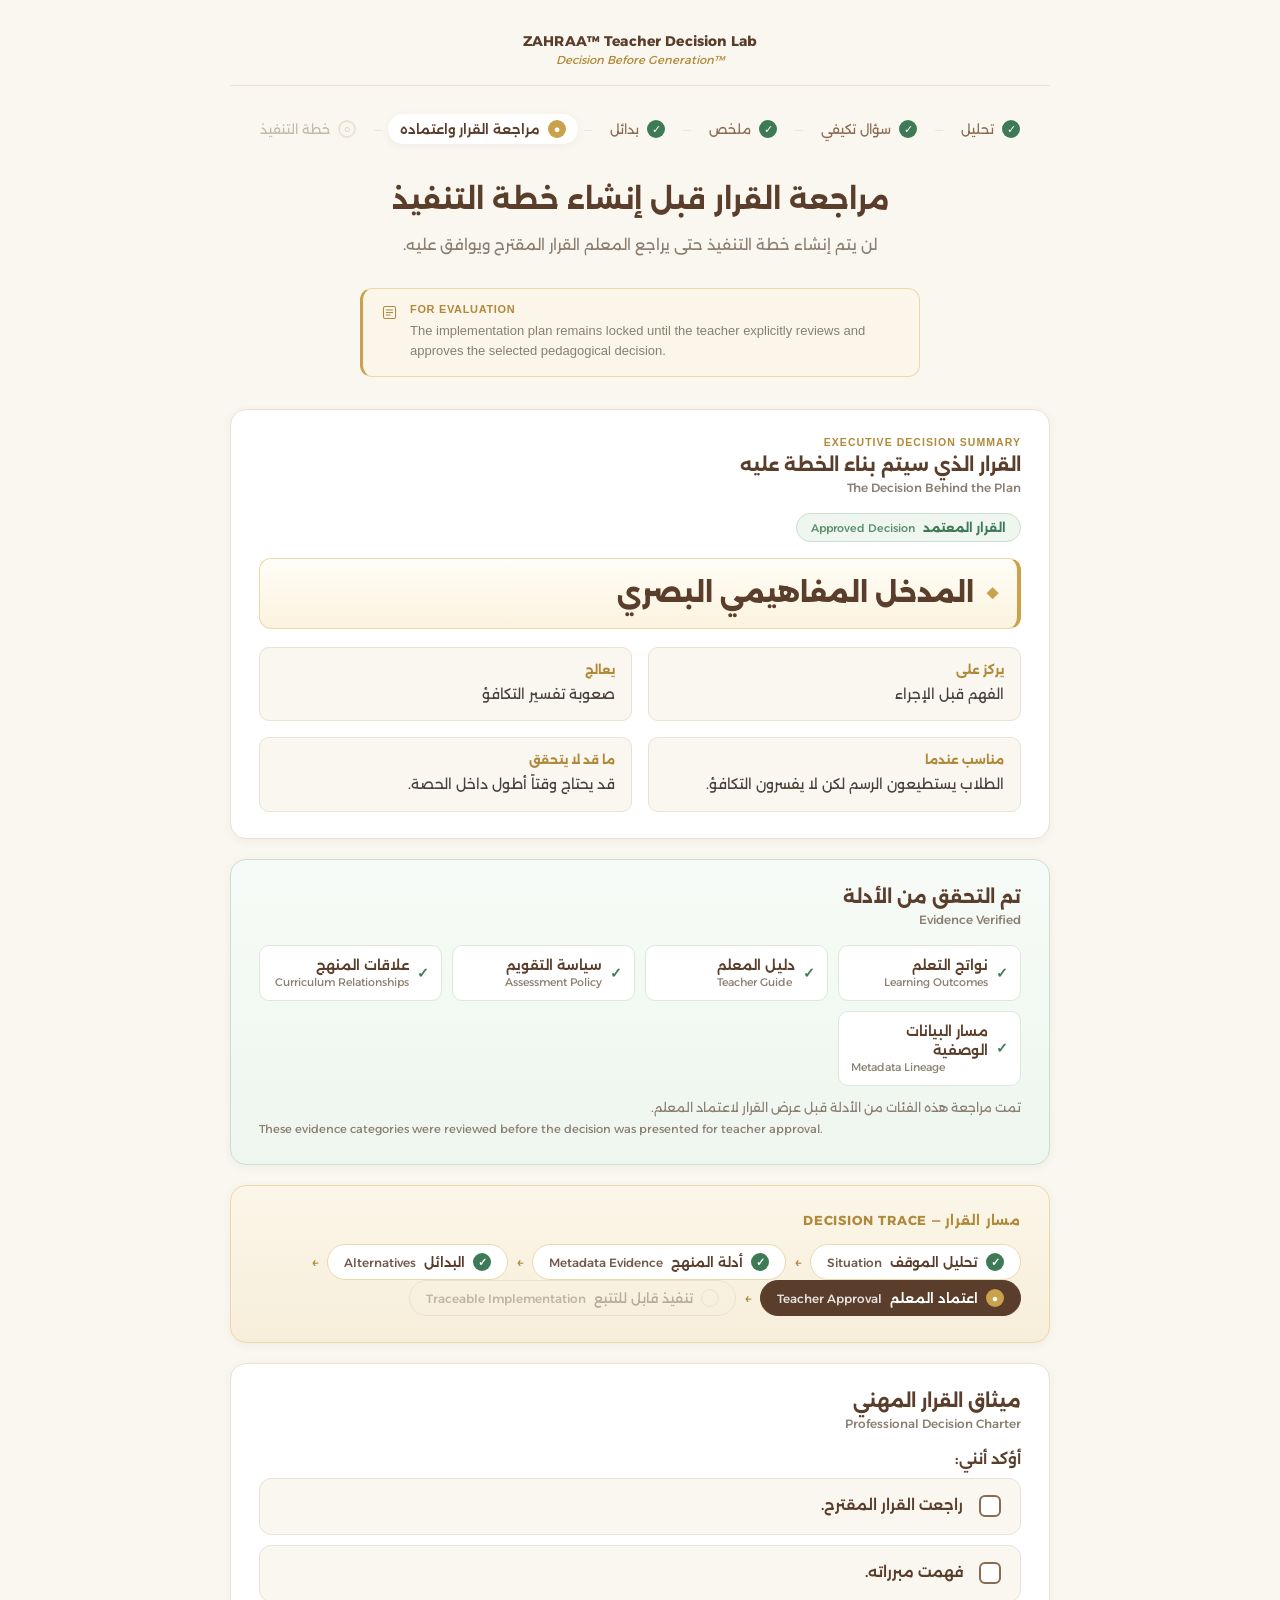
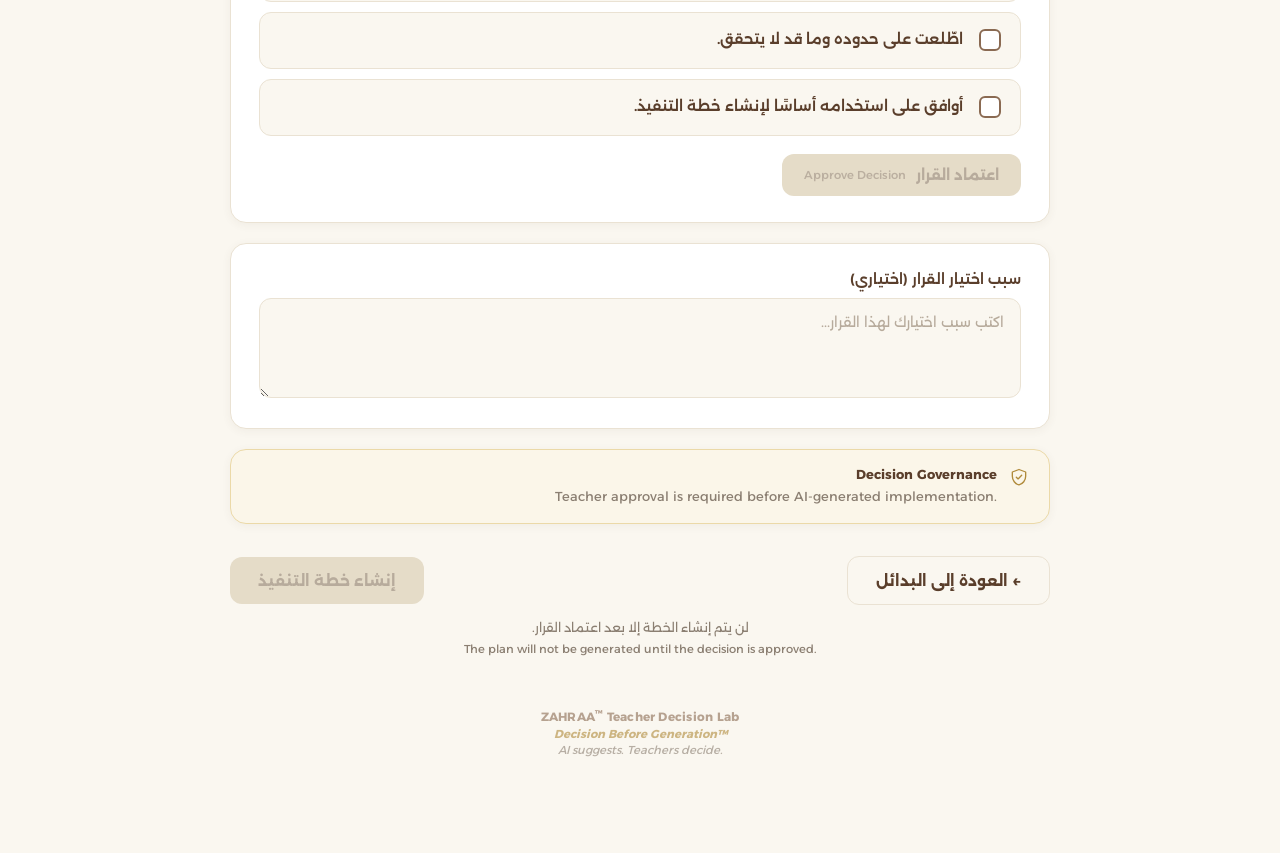
<file: teacher-approval-backup.html>
<!DOCTYPE html>
<html lang="ar" dir="rtl">
<head>
<meta charset="UTF-8">
<meta name="viewport" content="width=device-width, initial-scale=1.0">
<title>مراجعة القرار قبل إنشاء خطة التنفيذ — ZAHRAA™ Teacher Decision Lab</title>
<link rel="preconnect" href="https://fonts.googleapis.com">
<link rel="preconnect" href="https://fonts.gstatic.com" crossorigin>
<link href="https://fonts.googleapis.com/css2?family=Alexandria:wght@400;500;600;700;800&display=swap" rel="stylesheet">
<style>
  :root{
    --ivory:#FAF7F0;
    --card:#FFFFFF;
    --brown:#5A3E2B;
    --brown-soft:#8A6A52;
    --gold:#C9A24B;
    --gold-dark:#B08A3A;
    --line:#EAE2D3;
    --text:#4A4038;
    --text-muted:#8B7F72;
    --success:#3E7A56;
    --shadow: 0 2px 10px rgba(90,62,43,0.06);
    --shadow-lg: 0 8px 28px rgba(90,62,43,0.10);
    --radius: 16px;
  }

  *{box-sizing:border-box;}

  body{
    margin:0;
    background:var(--ivory);
    font-family:'Alexandria', sans-serif;
    color:var(--text);
    padding:32px 16px 80px;
  }

  .page{
    max-width:820px;
    margin:0 auto;
  }

  /* ===== BRAND BAR ===== */
  .brand-bar{
    text-align:center;
    margin-bottom:28px;
    padding-bottom:18px;
    border-bottom:1px solid var(--line);
  }
  .brand-bar .brand-name{
    font-size:14px;
    font-weight:700;
    color:var(--brown);
    letter-spacing:0.01em;
  }
  .brand-bar .brand-tagline{
    font-size:11.5px;
    color:var(--gold-dark);
    font-style:italic;
    direction:ltr;
    margin-top:3px;
  }

  /* ===== PROGRESS ===== */
  .progress{
    display:flex;
    align-items:center;
    justify-content:center;
    flex-wrap:wrap;
    gap:6px;
    margin-bottom:36px;
  }
  .progress-step{
    display:flex;
    align-items:center;
    gap:8px;
    font-size:13px;
    color:var(--text-muted);
    padding:6px 12px;
    border-radius:999px;
  }
  .progress-step .dot{
    width:18px;height:18px;
    border-radius:50%;
    display:flex;align-items:center;justify-content:center;
    font-size:11px;
    flex-shrink:0;
  }
  .progress-step.done .dot{
    background:var(--success);
    color:#fff;
  }
  .progress-step.done{ color:var(--brown-soft); }
  .progress-step.current{
    background:var(--card);
    box-shadow:var(--shadow);
    color:var(--brown);
    font-weight:600;
  }
  .progress-step.current .dot{
    background:var(--gold);
    color:#fff;
  }
  .progress-step.upcoming .dot{
    border:2px solid var(--line);
    background:transparent;
  }
  .progress-step.upcoming{ color:#C4B9AA; }
  .progress-sep{
    color:var(--line);
    font-size:12px;
  }

  /* ===== HERO ===== */
  .hero{
    text-align:center;
    margin-bottom:28px;
  }
  .hero h1{
    color:var(--brown);
    font-size:28px;
    font-weight:700;
    margin:0 0 12px;
    line-height:1.4;
  }
  .hero p{
    color:var(--text-muted);
    font-size:15px;
    line-height:1.9;
    max-width:560px;
    margin:0 auto;
  }

  /* ===== FOR EVALUATION ===== */
  .judge-view{
    direction:ltr;
    text-align:left;
    display:flex;
    gap:12px;
    align-items:flex-start;
    background:#FBF6E9;
    border:1px solid #EBD9A8;
    border-inline-start:3px solid var(--gold);
    border-radius:12px;
    padding:14px 18px;
    max-width:560px;
    margin:20px auto 32px;
    font-family: -apple-system, BlinkMacSystemFont, 'Segoe UI', Roboto, sans-serif;
  }
  .judge-view .jv-icon{
    flex-shrink:0;
    color:var(--gold-dark);
    margin-top:1px;
    display:flex;
  }
  .judge-view .jv-label{
    font-size:11px;
    font-weight:700;
    letter-spacing:0.06em;
    text-transform:uppercase;
    color:var(--gold-dark);
    margin-bottom:6px;
  }
  .judge-view p{
    font-size:13px;
    color:var(--text-muted);
    line-height:1.6;
    margin:0;
  }

  /* ===== CARD BASE ===== */
  .card{
    background:var(--card);
    border-radius:var(--radius);
    box-shadow:var(--shadow);
    padding:26px 28px;
    margin-bottom:20px;
    border:1px solid var(--line);
  }
  .card-title{
    color:var(--brown);
    font-size:18px;
    font-weight:700;
    margin:0 0 4px;
  }
  .card-title-en{
    color:var(--text-muted);
    font-size:12px;
    font-weight:500;
    direction:ltr;
    text-align:right;
    margin:0 0 18px;
  }
  .card-eyebrow{
    font-family:-apple-system, BlinkMacSystemFont, 'Segoe UI', Roboto, sans-serif;
    font-size:10.5px;
    font-weight:700;
    letter-spacing:0.1em;
    text-transform:uppercase;
    color:var(--gold-dark);
    direction:ltr;
    text-align:right;
    margin:0 0 6px;
  }

  /* ===== DECISION REVIEW CARD ===== */
  .approved-badge{
    display:inline-flex;
    align-items:center;
    gap:8px;
    background:#EEF6EF;
    border:1px solid #C9E0CC;
    color:var(--success);
    font-size:12px;
    font-weight:700;
    padding:6px 14px;
    border-radius:999px;
    margin-bottom:16px;
  }
  .approved-badge .en{
    font-size:11px;
    font-weight:500;
    color:#5C8F6C;
    direction:ltr;
  }
  .decision-card .decision-head{
    display:flex;
    align-items:flex-start;
    gap:12px;
    margin-bottom:18px;
    background:linear-gradient(180deg, #FFFDF7, #FBF3DE);
    border:1px solid #EBD9A8;
    border-inline-start:4px solid var(--gold);
    border-radius:12px;
    padding:16px 18px;
  }
  .decision-card .diamond{
    color:var(--gold);
    font-size:22px;
    line-height:1.4;
    flex-shrink:0;
    margin-top:2px;
  }
  .decision-card .decision-name{
    font-size:26px;
    font-weight:800;
    color:var(--brown);
    line-height:1.4;
  }
  .decision-grid{
    display:grid;
    grid-template-columns:1fr 1fr;
    gap:16px;
    margin-top:6px;
  }
  .decision-field{
    background:var(--ivory);
    border-radius:10px;
    padding:14px 16px;
    border:1px solid var(--line);
  }
  .decision-field .field-label{
    font-size:12px;
    font-weight:700;
    color:var(--gold-dark);
    margin-bottom:6px;
  }
  .decision-field .field-value{
    font-size:14px;
    color:var(--text);
    line-height:1.7;
  }
  @media (max-width:600px){
    .decision-grid{ grid-template-columns:1fr; }
  }

  /* ===== EVIDENCE VERIFIED CARD ===== */
  .evidence-verified-card{
    background:linear-gradient(180deg, #F7FBF7, #EEF6EF);
    border:1px solid #C9E0CC;
  }
  .ev-list{
    display:grid;
    grid-template-columns:repeat(auto-fit,minmax(180px,1fr));
    gap:10px;
    margin:14px 0 12px;
  }
  .ev-list .ev-item{
    display:flex;
    align-items:center;
    gap:8px;
    background:var(--card);
    border:1px solid #D9EAD9;
    border-radius:10px;
    padding:10px 12px;
  }
  .ev-list .ev-item .check{
    color:var(--success);
    font-weight:700;
    flex-shrink:0;
    font-size:14px;
  }
  .ev-list .ev-item .ev-text{
    display:flex;
    flex-direction:column;
    line-height:1.35;
  }
  .ev-list .ev-item .ev-ar{
    font-size:13.5px;
    font-weight:600;
    color:var(--brown);
  }
  .ev-list .ev-item .ev-en{
    font-size:11px;
    color:var(--text-muted);
    direction:ltr;
    margin-top:1px;
  }
  .ev-note{
    font-size:12.5px;
    color:var(--text-muted);
    line-height:1.6;
    margin:0;
  }
  .ev-note .en{
    display:block;
    direction:ltr;
    font-size:11.5px;
    margin-top:2px;
  }
  @media (max-width:600px){
    .ev-list{ grid-template-columns:1fr; }
  }

  /* ===== DECISION TRACE (standalone) ===== */
  .trace-section{
    background:linear-gradient(180deg, #FBF6E9, #F7EEDA);
    border:1px solid #EBD9A8;
  }
  .trace-section .trace-title{
    font-size:13px;
    font-weight:700;
    letter-spacing:0.06em;
    text-transform:uppercase;
    color:var(--gold-dark);
    margin-bottom:16px;
  }
  .trace-chain{
    display:flex;
    flex-wrap:wrap;
    align-items:center;
    gap:0;
  }
  .trace-chain .chain-item{
    display:flex;
    align-items:center;
    gap:8px;
    background:var(--card);
    border:1px solid #EBD9A8;
    border-radius:999px;
    padding:8px 16px;
    font-size:13px;
    font-weight:600;
    color:var(--brown);
  }
  .trace-chain .chain-item .dot{
    width:18px; height:18px; min-width:18px;
    border-radius:50%;
    display:flex; align-items:center; justify-content:center;
    font-size:10.5px;
    background:var(--success);
    color:#fff;
  }
  .trace-chain .chain-item.current{
    background:var(--brown);
    border-color:var(--brown);
    color:#fff;
  }
  .trace-chain .chain-item.current .dot{
    background:var(--gold);
    color:#fff;
  }
  .trace-chain .chain-item .en{
    direction:ltr;
    font-weight:500;
    opacity:0.85;
    font-size:12px;
  }
  .trace-chain .chain-arrow{
    color:var(--gold-dark);
    font-size:14px;
    margin:0 8px;
    flex-shrink:0;
  }

  .trace-chain .chain-item.upcoming{background:transparent;border-color:var(--line);color:#B7AB9C;font-weight:500;}
  .trace-chain .chain-item.upcoming .dot{background:transparent;border:1.5px solid var(--line);color:transparent;}
  @media (max-width:600px){
    .trace-chain{ flex-direction:column; align-items:stretch; }
    .trace-chain .chain-item{ justify-content:center; }
    .trace-chain .chain-arrow{ transform:rotate(90deg); margin:2px auto; }
  }

  /* ===== CHARTER CARD ===== */
  .charter-intro{
    font-size:15px;
    font-weight:600;
    color:var(--brown);
    margin:0 0 10px;
  }

  .charter-checklist{
    display:flex;
    flex-direction:column;
    gap:10px;
    margin-bottom:18px;
  }
  .charter-check-item{
    display:flex;
    align-items:flex-start;
    gap:12px;
    background:var(--ivory);
    border:1px solid var(--line);
    border-radius:12px;
    padding:14px 16px;
    transition:border-color .15s ease, background .15s ease, opacity .15s ease;
  }
  .charter-check-item:hover{
    border-color:var(--gold);
  }
  .charter-check-item input[type="checkbox"]{
    appearance:none;
    -webkit-appearance:none;
    width:22px;
    height:22px;
    min-width:22px;
    border-radius:6px;
    border:2px solid var(--brown-soft);
    background:#fff;
    cursor:pointer;
    display:grid;
    place-content:center;
    margin-top:2px;
    transition:border-color .15s ease, background .15s ease;
  }
  .charter-check-item input[type="checkbox"]:disabled{
    cursor:not-allowed;
    opacity:0.7;
  }
  .charter-check-item input[type="checkbox"]:focus-visible{
    outline:2px solid var(--gold-dark);
    outline-offset:2px;
  }
  .charter-check-item:focus-within{
    border-color:var(--gold-dark);
  }
  .charter-check-item input[type="checkbox"]::before{
    content:"";
    width:12px;
    height:12px;
    transform:scale(0);
    transition:transform .12s ease;
    box-shadow: inset 1em 1em var(--gold);
    clip-path: polygon(14% 44%, 0 65%, 50% 100%, 100% 16%, 80% 0%, 43% 62%);
  }
  .charter-check-item input[type="checkbox"]:checked{
    border-color:var(--gold);
    background:#FDF8ED;
  }
  .charter-check-item input[type="checkbox"]:checked::before{
    transform:scale(1);
  }
  .charter-check-item label{
    font-size:14.5px;
    font-weight:600;
    color:var(--brown);
    cursor:pointer;
    line-height:1.7;
  }
  .charter-check-item.item-disabled{
    opacity:0.65;
  }
  .charter-check-item.item-disabled label{
    cursor:not-allowed;
  }

  .btn-approve{
    font-family:'Alexandria', sans-serif;
    display:flex;
    align-items:center;
    gap:10px;
    font-size:14.5px;
    font-weight:700;
    color:#fff;
    background:linear-gradient(180deg, #6E9C7E, var(--success));
    border:none;
    border-radius:12px;
    padding:12px 22px;
    cursor:pointer;
    box-shadow:0 6px 16px rgba(62,122,86,0.28);
    transition:transform .12s ease, box-shadow .12s ease, opacity .12s ease;
  }
  .btn-approve .btn-en{
    font-size:11.5px;
    font-weight:500;
    direction:ltr;
    opacity:0.9;
  }
  .btn-approve:not(:disabled):hover{
    box-shadow:0 8px 20px rgba(62,122,86,0.38);
    transform:scale(1.02);
  }
  .btn-approve:not(:disabled):active{
    transform:scale(0.99);
  }
  .btn-approve:disabled{
    background:#E5DCC8;
    color:#B7AB9C;
    box-shadow:none;
    cursor:not-allowed;
  }
  .btn-approve.approved{
    background:var(--success);
    cursor:default;
    box-shadow:none;
  }

  .approval-status{
    margin-top:12px;
    font-size:13.5px;
    font-weight:700;
    color:var(--success);
    display:none;
    align-items:center;
    gap:6px;
  }
  .approval-status.visible{
    display:flex;
  }

  .primary-note{
    text-align:center;
    margin:12px 0 0;
    font-size:12.5px;
    color:var(--text-muted);
    line-height:1.7;
  }
  .primary-note .ar{
    display:block;
  }
  .primary-note .en{
    display:block;
    direction:ltr;
    font-size:11.5px;
    margin-top:2px;
  }
  .primary-note.ready{
    color:var(--success);
    font-weight:600;
  }

  /* ===== OPTIONAL NOTE ===== */
  .note-label{
    display:block;
    font-size:14px;
    font-weight:600;
    color:var(--brown);
    margin-bottom:10px;
  }
  textarea{
    width:100%;
    min-height:100px;
    resize:vertical;
    border:1px solid var(--line);
    border-radius:12px;
    background:var(--ivory);
    padding:14px 16px;
    font-family:'Alexandria', sans-serif;
    font-size:14px;
    color:var(--text);
    outline:none;
    transition:border-color .15s ease;
  }
  textarea:focus{
    border-color:var(--gold);
  }
  textarea::placeholder{
    color:#B7AB9C;
  }

  /* ===== GOVERNANCE CARD ===== */
  .governance-card{
    display:flex;
    align-items:flex-start;
    gap:12px;
    background:#FBF6E9;
    border:1px solid #EBD9A8;
    padding:16px 20px;
  }
  .governance-card .shield{
    display:flex;
    align-items:center;
    flex-shrink:0;
    margin-top:1px;
  }
  .governance-card .gov-text .gov-title{
    font-size:13px;
    font-weight:700;
    color:var(--brown);
    direction:ltr;
    text-align:right;
    margin-bottom:4px;
  }
  .governance-card .gov-text p{
    font-size:13px;
    color:var(--text-muted);
    direction:ltr;
    text-align:right;
    margin:0;
    line-height:1.6;
  }

  /* ===== BUTTONS ===== */
  .actions{
    display:flex;
    align-items:center;
    justify-content:space-between;
    gap:16px;
    margin-top:32px;
    flex-wrap:wrap;
  }
  .btn{
    font-family:'Alexandria', sans-serif;
    font-size:15px;
    font-weight:700;
    border-radius:12px;
    padding:14px 28px;
    cursor:pointer;
    border:none;
    transition:transform .12s ease, box-shadow .12s ease, opacity .12s ease;
  }
  .btn:active{ transform:translateY(1px); }
  .btn:focus-visible,
  .btn-approve:focus-visible{
    outline:2px solid var(--gold-dark);
    outline-offset:2px;
  }

  .btn-secondary{
    background:transparent;
    color:var(--brown);
    border:1.5px solid var(--line);
  }
  .btn-secondary:hover{
    border-color:var(--brown-soft);
    background:#FBF9F4;
  }

  .btn-primary{
    background:linear-gradient(180deg, #D8B563, var(--gold-dark));
    color:#fff;
    box-shadow:0 6px 18px rgba(201,162,75,0.35);
    display:flex;
    align-items:center;
    gap:10px;
  }
  .btn-primary:disabled{
    background:#E5DCC8;
    color:#B7AB9C;
    box-shadow:none;
    cursor:not-allowed;
  }
  .btn-primary:not(:disabled):hover{
    box-shadow:0 8px 22px rgba(201,162,75,0.45);
    transform:scale(1.02);
  }
  .btn-primary:not(:disabled):active{
    transform:scale(0.99);
  }

  /* ===== LOADING ===== */
  .loading-box{
    display:none;
    align-items:center;
    justify-content:center;
    gap:14px;
    margin-top:20px;
    padding:18px;
    background:var(--card);
    border:1px solid var(--line);
    border-radius:14px;
    box-shadow:var(--shadow);
  }
  .loading-box.active{
    display:flex;
  }
  .loading-stage{
    display:flex;
    align-items:center;
    justify-content:center;
    gap:14px;
  }
  .stage-check{
    width:22px;
    height:22px;
    min-width:22px;
    border-radius:50%;
    background:var(--success);
    color:#fff;
    font-size:13px;
    font-weight:700;
    display:flex;
    align-items:center;
    justify-content:center;
    flex-shrink:0;
  }
  .spinner{
    width:22px;
    height:22px;
    border-radius:50%;
    border:3px solid var(--line);
    border-top-color:var(--gold);
    animation:spin .8s linear infinite;
    flex-shrink:0;
  }
  @keyframes spin{
    to{ transform:rotate(360deg); }
  }
  .loading-text{
    text-align:center;
  }
  .loading-text .ar{
    font-size:14.5px;
    font-weight:600;
    color:var(--brown);
  }
  .loading-text .en{
    font-size:12px;
    color:var(--text-muted);
    direction:ltr;
    margin-top:2px;
  }

  /* ===== FOOTER SIGNATURE ===== */
  .footer-signature{
    text-align:center;
    margin-top:48px;
    opacity:0.6;
  }
  .footer-signature .footer-name{
    font-size:12px;
    font-weight:700;
    color:var(--brown-soft);
    letter-spacing:0.02em;
  }
  .footer-signature .footer-name .tm{
    font-size:.7em;
    vertical-align:super;
  }
  .footer-signature .sig-title{
    font-size:11.5px;
    font-weight:700;
    color:var(--gold-dark);
    font-style:italic;
    direction:ltr;
    margin-top:3px;
  }
  .footer-signature .sig-sub{
    font-size:11.5px;
    color:var(--text-muted);
    font-style:italic;
    direction:ltr;
    margin-top:2px;
  }

  @media (prefers-reduced-motion: reduce){
    .spinner{ animation:none; }
    *{ transition:none !important; }
  }

  @media (max-width:600px){
    .card{ padding:20px 18px; }
    .hero h1{ font-size:22px; }
    .actions{ flex-direction:column-reverse; align-items:stretch; }
    .actions .btn{ width:100%; text-align:center; justify-content:center; }
  }

  /* ===== TEACHER CONTEXT SUMMARY ===== */
  .context-summary{background:var(--card);border:1px solid var(--line);border-radius:var(--radius);padding:20px 22px;margin-bottom:20px;box-shadow:var(--shadow);}
  .context-summary h2{font-size:16px;color:var(--brown);margin:0 0 12px;}
  .context-summary-grid{display:grid;grid-template-columns:repeat(2,minmax(0,1fr));gap:10px;}
  .context-summary-item{background:var(--ivory);border:1px solid var(--line);border-radius:10px;padding:10px 12px;}
  .context-summary-item .label{font-size:11px;font-weight:700;color:var(--gold-dark);margin-bottom:4px;}
  .context-summary-item .value{font-size:13px;color:var(--text);line-height:1.6;}
  .context-summary-item.full{grid-column:1/-1;}
  @media(max-width:600px){.context-summary-grid{grid-template-columns:1fr}.context-summary-item.full{grid-column:auto}}

/* Smart workflow navigation — final recording pass */
.smart-nav-shell{
  position:fixed; inset-inline:0; bottom:18px; z-index:9999;
  display:flex; justify-content:center; pointer-events:none;
  padding:0 16px;
}
.smart-nav{
  pointer-events:auto; width:min(920px, calc(100vw - 32px));
  display:grid; grid-template-columns:auto 1fr auto; align-items:center; gap:14px;
  padding:12px 14px; border:1px solid rgba(100,72,44,.18);
  background:rgba(255,253,248,.92); backdrop-filter:blur(14px);
  -webkit-backdrop-filter:blur(14px); border-radius:18px;
  box-shadow:0 16px 45px rgba(52,38,24,.18);
  direction:rtl;
}
.smart-nav__status{display:flex;align-items:center;gap:10px;min-width:0}
.smart-nav__pulse{width:10px;height:10px;border-radius:50%;background:#B88A32;box-shadow:0 0 0 0 rgba(184,138,50,.45);animation:smartPulse 2s infinite}
@keyframes smartPulse{0%{box-shadow:0 0 0 0 rgba(184,138,50,.4)}70%{box-shadow:0 0 0 9px rgba(184,138,50,0)}100%{box-shadow:0 0 0 0 rgba(184,138,50,0)}}
.smart-nav__eyebrow{font-size:10px;letter-spacing:.12em;text-transform:uppercase;color:#8A765F;font-weight:700}
.smart-nav__title{font-size:14px;font-weight:800;color:#2C241D;white-space:nowrap;overflow:hidden;text-overflow:ellipsis}
.smart-nav__hint{text-align:center;color:#6F6254;font-size:12px;line-height:1.45}
.smart-nav__actions{display:flex;gap:8px;align-items:center}
.smart-nav a{display:inline-flex;align-items:center;justify-content:center;gap:7px;text-decoration:none;border-radius:11px;padding:10px 14px;font-size:12px;font-weight:800;transition:.2s ease;white-space:nowrap}
.smart-nav__back{color:#4B4036;border:1px solid rgba(75,64,54,.18);background:#fff}
.smart-nav__back:hover{transform:translateY(-2px);border-color:#B88A32}
.smart-nav__next{color:#fff;background:linear-gradient(135deg,#4B2F23,#7A4E37);box-shadow:0 8px 18px rgba(75,47,35,.22)}
.smart-nav__next:hover{transform:translateY(-2px);box-shadow:0 11px 24px rgba(75,47,35,.3)}
.smart-nav__home{width:38px;height:38px;padding:0!important;color:#5B4C3F;background:#F4ECDE;border:1px solid rgba(91,76,63,.13)}
.smart-nav__home:hover{transform:rotate(-4deg) scale(1.04)}
.smart-progress-mini{position:fixed;top:0;left:0;height:3px;background:linear-gradient(90deg,#B88A32,#6C4431);z-index:10000;transition:width .35s ease}
.smart-toast{position:fixed;left:22px;bottom:102px;z-index:9998;background:#2F261F;color:#fff;padding:11px 14px;border-radius:12px;font-size:12px;box-shadow:0 12px 30px rgba(0,0,0,.2);opacity:0;transform:translateY(8px);transition:.25s;pointer-events:none}
.smart-toast.show{opacity:1;transform:translateY(0)}
body{padding-bottom:96px!important}
@media(max-width:720px){.smart-nav{grid-template-columns:1fr auto}.smart-nav__hint{display:none}.smart-nav__title{max-width:150px}.smart-nav a{padding:9px 11px}.smart-nav-shell{bottom:10px}}

</style>
</head>
<body>

<div class="page">

  <!-- BRAND BAR -->
  <div class="brand-bar">
    <div class="brand-name">ZAHRAA™ Teacher Decision Lab</div>
    <div class="brand-tagline">Decision Before Generation™</div>
  </div>

  <!-- PROGRESS -->
  <div class="progress">
    <div class="progress-step done"><span class="dot">✓</span>تحليل</div>
    <span class="progress-sep">—</span>
    <div class="progress-step done"><span class="dot">✓</span>سؤال تكيفي</div>
    <span class="progress-sep">—</span>
    <div class="progress-step done"><span class="dot">✓</span>ملخص</div>
    <span class="progress-sep">—</span>
    <div class="progress-step done"><span class="dot">✓</span>بدائل</div>
    <span class="progress-sep">—</span>
    <div class="progress-step current"><span class="dot">●</span>مراجعة القرار واعتماده</div>
    <span class="progress-sep">—</span>
    <div class="progress-step upcoming"><span class="dot">○</span>خطة التنفيذ</div>
  </div>

  <!-- HERO -->
  <div class="hero">
    <h1>مراجعة القرار قبل إنشاء خطة التنفيذ</h1>
    <p>لن يتم إنشاء خطة التنفيذ حتى يراجع المعلم القرار المقترح ويوافق عليه.</p>
  </div>

  <!-- FOR EVALUATION -->
  <div class="judge-view">
    <span class="jv-icon"><svg width="17" height="17" viewBox="0 0 24 24" fill="none" xmlns="http://www.w3.org/2000/svg"><rect x="3.5" y="3.5" width="17" height="17" rx="2.5" stroke="currentColor" stroke-width="1.5"/><path d="M7.5 8.5h9M7.5 12h9M7.5 15.5h5.5" stroke="currentColor" stroke-width="1.5" stroke-linecap="round"/></svg></span>
    <div>
      <div class="jv-label">For Evaluation</div>
      <p>The implementation plan remains locked until the teacher explicitly reviews and approves the selected pedagogical decision.</p>
    </div>
  </div>

  <!-- DECISION REVIEW CARD (Executive Decision Summary) -->
  <div class="card decision-card">
    <div class="card-eyebrow">Executive Decision Summary</div>
    <div class="card-title">القرار الذي سيتم بناء الخطة عليه</div>
    <div class="card-title-en">The Decision Behind the Plan</div>

    <div class="approved-badge">
      <span>القرار المعتمد</span>
      <span class="en">Approved Decision</span>
    </div>

    <div class="decision-head">
      <span class="diamond">◆</span>
      <span class="decision-name" id="decisionName">المدخل المفاهيمي البصري</span>
    </div>

    <div class="decision-grid">
      <div class="decision-field">
        <div class="field-label">يركز على</div>
        <div class="field-value" id="fieldFocusValue">الفهم قبل الإجراء</div>
      </div>
      <div class="decision-field">
        <div class="field-label">يعالج</div>
        <div class="field-value" id="fieldAddressesValue">صعوبة تفسير التكافؤ</div>
      </div>
      <div class="decision-field">
        <div class="field-label">مناسب عندما</div>
        <div class="field-value" id="fieldBestWhenValue">الطلاب يستطيعون الرسم لكن لا يفسرون التكافؤ.</div>
      </div>
      <div class="decision-field">
        <div class="field-label">ما قد لا يتحقق</div>
        <div class="field-value" id="fieldLimitationValue">قد يحتاج وقتاً أطول داخل الحصة.</div>
      </div>
    </div>
  </div>

  <!-- EVIDENCE VERIFIED (read-only, system-verified) -->
  <div class="card evidence-verified-card">
    <div class="card-title">تم التحقق من الأدلة</div>
    <div class="card-title-en">Evidence Verified</div>
    <div class="ev-list">
      <div class="ev-item"><span class="check">✓</span><span class="ev-text"><span class="ev-ar">نواتج التعلم</span><span class="ev-en">Learning Outcomes</span></span></div>
      <div class="ev-item"><span class="check">✓</span><span class="ev-text"><span class="ev-ar">دليل المعلم</span><span class="ev-en">Teacher Guide</span></span></div>
      <div class="ev-item"><span class="check">✓</span><span class="ev-text"><span class="ev-ar">سياسة التقويم</span><span class="ev-en">Assessment Policy</span></span></div>
      <div class="ev-item"><span class="check">✓</span><span class="ev-text"><span class="ev-ar">علاقات المنهج</span><span class="ev-en">Curriculum Relationships</span></span></div>
      <div class="ev-item"><span class="check">✓</span><span class="ev-text"><span class="ev-ar">مسار البيانات الوصفية</span><span class="ev-en">Metadata Lineage</span></span></div>
    </div>
    <p class="ev-note">تمت مراجعة هذه الفئات من الأدلة قبل عرض القرار لاعتماد المعلم.<span class="en">These evidence categories were reviewed before the decision was presented for teacher approval.</span></p>
  </div>

  <!-- DECISION TRACE -->
  <div class="card trace-section">
    <div class="trace-title">مسار القرار — Decision Trace</div>
    <div class="trace-chain">
      <span class="chain-item"><span class="dot">✓</span>تحليل الموقف<span class="en">Situation</span></span>
      <span class="chain-arrow">←</span>
      <span class="chain-item"><span class="dot">✓</span>أدلة المنهج<span class="en">Metadata Evidence</span></span>
      <span class="chain-arrow">←</span>
      <span class="chain-item"><span class="dot">✓</span>البدائل<span class="en">Alternatives</span></span>
      <span class="chain-arrow">←</span>
      <span class="chain-item current"><span class="dot">●</span>اعتماد المعلم<span class="en">Teacher Approval</span></span>
      <span class="chain-arrow">←</span>
      <span class="chain-item upcoming"><span class="dot">○</span>تنفيذ قابل للتتبع<span class="en">Traceable Implementation</span></span>
    </div>
  </div>

  <!-- PROFESSIONAL DECISION CHARTER -->
  <div class="card">
    <div class="card-title">ميثاق القرار المهني</div>
    <div class="card-title-en">Professional Decision Charter</div>

    <p class="charter-intro">أؤكد أنني:</p>

    <div class="charter-checklist" id="charterChecklist">
      <div class="charter-check-item" id="charterItem1">
        <input type="checkbox" id="charterCheck1" class="charter-checkbox">
        <label for="charterCheck1">راجعت القرار المقترح.</label>
      </div>
      <div class="charter-check-item" id="charterItem2">
        <input type="checkbox" id="charterCheck2" class="charter-checkbox">
        <label for="charterCheck2">فهمت مبرراته.</label>
      </div>
      <div class="charter-check-item" id="charterItem3">
        <input type="checkbox" id="charterCheck3" class="charter-checkbox">
        <label for="charterCheck3">اطّلعت على حدوده وما قد لا يتحقق.</label>
      </div>
      <div class="charter-check-item" id="charterItem4">
        <input type="checkbox" id="charterCheck4" class="charter-checkbox">
        <label for="charterCheck4">أوافق على استخدامه أساسًا لإنشاء خطة التنفيذ.</label>
      </div>
    </div>

    <button class="btn-approve" id="approveBtn" disabled>
      <span>اعتماد القرار</span>
      <span class="btn-en">Approve Decision</span>
    </button>

    <div class="approval-status" id="approvalStatus" role="status" aria-live="polite">
      <span>✓</span>
      <span>تم اعتماد القرار — Decision approved</span>
    </div>
  </div>

  <!-- OPTIONAL NOTE -->
  <div class="card">
    <label class="note-label" for="reasonNote">سبب اختيار القرار (اختياري)</label>
    <textarea id="reasonNote" placeholder="اكتب سبب اختيارك لهذا القرار..."></textarea>
  </div>

  <!-- DECISION GOVERNANCE -->
  <div class="card governance-card">
    <span class="shield">
      <svg width="20" height="20" viewBox="0 0 24 24" fill="none" xmlns="http://www.w3.org/2000/svg">
        <path d="M12 3L4 6V11C4 16 7.4 20.4 12 21.5C16.6 20.4 20 16 20 11V6L12 3Z" stroke="#B08A3A" stroke-width="1.6" stroke-linejoin="round"/>
        <path d="M8.8 12.2L10.9 14.3L15.2 9.8" stroke="#B08A3A" stroke-width="1.6" stroke-linecap="round" stroke-linejoin="round"/>
      </svg>
    </span>
    <div class="gov-text">
      <div class="gov-title">Decision Governance</div>
      <p>Teacher approval is required before AI-generated implementation.</p>
    </div>
  </div>

  <!-- ACTIONS -->
  <div class="actions">
    <button class="btn btn-secondary" id="backBtn">← العودة إلى البدائل</button>
    <button class="btn btn-primary" id="generateBtn" disabled>إنشاء خطة التنفيذ</button>
  </div>

  <p class="primary-note" id="primaryNote" aria-live="polite">
    <span class="ar">لن يتم إنشاء الخطة إلا بعد اعتماد القرار.</span>
    <span class="en">The plan will not be generated until the decision is approved.</span>
  </p>

  <!-- LOADING -->
  <div class="loading-box" id="loadingBox" role="status" aria-live="polite">
    <div class="loading-stage" id="loadingStage1">
      <span class="stage-check">✓</span>
      <div class="loading-text">
        <div class="ar">تم اعتماد القرار</div>
        <div class="en">Decision approved</div>
      </div>
    </div>
    <div class="loading-stage" id="loadingStage2" style="display:none;">
      <div class="spinner"></div>
      <div class="loading-text">
        <div class="ar">جارٍ إنشاء خطة التنفيذ...</div>
        <div class="en">Generating implementation plan...</div>
      </div>
    </div>
  </div>

  <!-- FOOTER SIGNATURE -->
  <div class="footer-signature">
    <div class="footer-name">ZAHRAA<span class="tm">™</span> Teacher Decision Lab</div>
    <div class="sig-title">Decision Before Generation™</div>
    <div class="sig-sub">AI suggests. Teachers decide.</div>
  </div>

</div>

<script>
  // Mirrors the three alternatives defined in alternatives.html. Keeping the
  // content here (rather than passing it all through sessionStorage) means
  // only a small id needs to travel between pages, while this page stays the
  // single source of truth for how that id is displayed.

  (function renderTeacherContext(){
    try{
      const c=JSON.parse(localStorage.getItem('zahraaDecisionContext')||'{}');
      const map={grade:'approvalCtxGrade',subject:'approvalCtxSubject',lesson:'approvalCtxLesson',outcome:'approvalCtxOutcome',challenge:'approvalCtxChallenge'};
      Object.entries(map).forEach(([key,id])=>{if(c[key]&&document.getElementById(id))document.getElementById(id).textContent=c[key];});
    }catch(e){}
  })();

  const decisionData = {
    card1: {
      name: 'المدخل المفاهيمي البصري',
      focus: 'الفهم قبل الإجراء',
      addresses: 'صعوبة تفسير التكافؤ',
      bestWhen: 'الطلاب يستطيعون الرسم لكن لا يفسرون التكافؤ.',
      limitation: 'قد يحتاج وقتاً أطول داخل الحصة.'
    },
    card2: {
      name: 'تحليل الأخطاء الشائعة',
      focus: 'التفكير النقدي',
      addresses: 'تكرار الخطأ المفاهيمي نفسه دون وعي الطالب به.',
      bestWhen: 'يكرر عدد من الطلاب نفس الخطأ دون وعي به.',
      limitation: 'قد يشعر بعض الطلاب بالتردد من مناقشة الخطأ علنًا.'
    },
    card3: {
      name: 'إعادة التجزئة المنتظمة',
      focus: 'الانتقال من البصري إلى الرمزي',
      addresses: 'صعوبة تعميم الفهم الجزئي إلى قاعدة رمزية.',
      bestWhen: 'الطلاب يفهمون الفكرة جزئيًا لكن يخطئون في تعميمها.',
      limitation: 'قد لا يكفي من لم يكوّن تصورًا بصريًا بعد.'
    }
  };

  (function renderApprovedDecision(){
    let chosenId = 'card1';
    try{
      const stored = localStorage.getItem('zahraaApprovedAlternative');
      if (stored && decisionData[stored]) chosenId = stored;
    }catch(e){}

    const d = decisionData[chosenId];
    document.getElementById('decisionName').textContent = d.name;
    document.getElementById('fieldFocusValue').textContent = d.focus;
    document.getElementById('fieldAddressesValue').textContent = d.addresses;
    document.getElementById('fieldBestWhenValue').textContent = d.bestWhen;
    document.getElementById('fieldLimitationValue').textContent = d.limitation;
  })();

  const charterCheckboxes = Array.from(document.querySelectorAll('.charter-checkbox'));
  const charterItems = [
    document.getElementById('charterItem1'),
    document.getElementById('charterItem2'),
    document.getElementById('charterItem3'),
    document.getElementById('charterItem4')
  ];
  const approveBtn = document.getElementById('approveBtn');
  const approvalStatus = document.getElementById('approvalStatus');
  const generateBtn = document.getElementById('generateBtn');
  const primaryNote = document.getElementById('primaryNote');
  const loadingBox = document.getElementById('loadingBox');
  const loadingStage1 = document.getElementById('loadingStage1');
  const loadingStage2 = document.getElementById('loadingStage2');
  const backBtn = document.getElementById('backBtn');

  let isApproved = false;

  function allChecked(){
    return charterCheckboxes.every(cb => cb.checked);
  }

  charterCheckboxes.forEach(cb => {
    cb.addEventListener('change', () => {
      approveBtn.disabled = !allChecked();
    });
  });

  approveBtn.addEventListener('click', () => {
    if (approveBtn.disabled || isApproved) return;
    if (!allChecked()) return; // safeguard: all four items are required

    isApproved = true;

    // Lock the checklist and the approval control.
    charterCheckboxes.forEach(cb => { cb.disabled = true; });
    charterItems.forEach(item => item.classList.add('item-disabled'));
    approveBtn.disabled = true;
    approveBtn.classList.add('approved');
    approveBtn.querySelector('span').textContent = 'تم الاعتماد';
    approveBtn.querySelector('.btn-en').textContent = 'Approved';

    // Show a clear success state.
    approvalStatus.classList.add('visible');

    // Enable plan generation only now that the decision is approved.
    generateBtn.disabled = false;

    // Update the readiness note.
    primaryNote.classList.add('ready');
    primaryNote.querySelector('.ar').textContent = 'تم اعتماد القرار. يمكنك الآن إنشاء خطة التنفيذ.';
    primaryNote.querySelector('.en').textContent = 'Decision approved. You may now generate the plan.';
  });

  generateBtn.addEventListener('click', () => {
    if (generateBtn.disabled || !isApproved) return;

    generateBtn.disabled = true;
    generateBtn.style.opacity = '0.7';

    // Stage 1: confirm the decision was approved.
    loadingStage1.style.display = 'flex';
    loadingStage2.style.display = 'none';
    loadingBox.classList.add('active');
    loadingBox.scrollIntoView({ behavior: 'smooth', block: 'nearest' });

    // Stage 2: move into the actual generation feedback, then navigate to
    // the final "خطة التنفيذ" (Implementation Plan) screen.
    setTimeout(() => {
      loadingStage1.style.display = 'none';
      loadingStage2.style.display = 'flex';

      setTimeout(() => {
        window.location.href = "implementation-plan.html";

        // Safeguard: if navigation doesn't happen (e.g. missing file during
        // development), don't leave the UI stuck in a loading state.
        setTimeout(() => {
          loadingBox.classList.remove('active');
          loadingStage1.style.display = 'flex';
          loadingStage2.style.display = 'none';
          generateBtn.disabled = false;
          generateBtn.style.opacity = '1';
        }, 3000);
      }, 1400);
    }, 900);
  });

  backBtn.addEventListener('click', () => {
    // Navigate back to the "بدائل" (Alternatives) screen.
    window.location.href = "alternatives.html";
  });
</script>

</body>
</html>
</file>
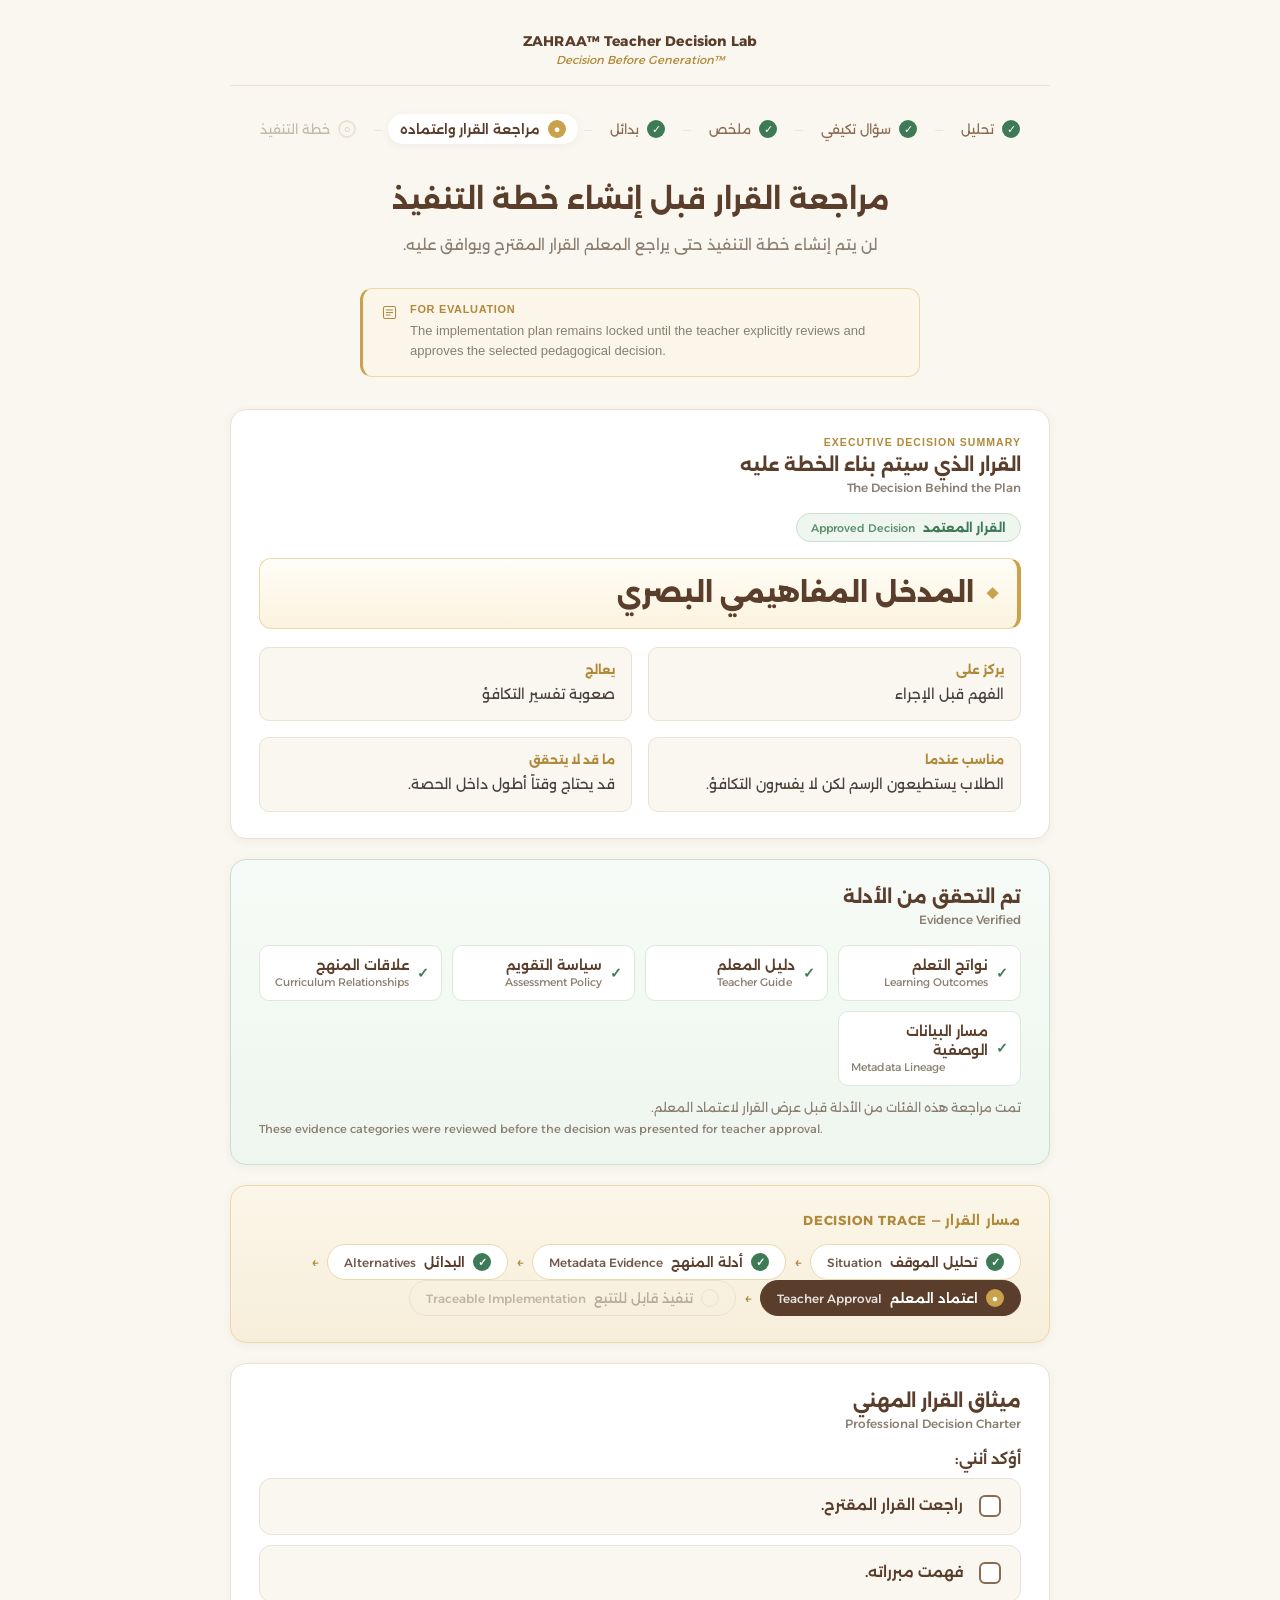
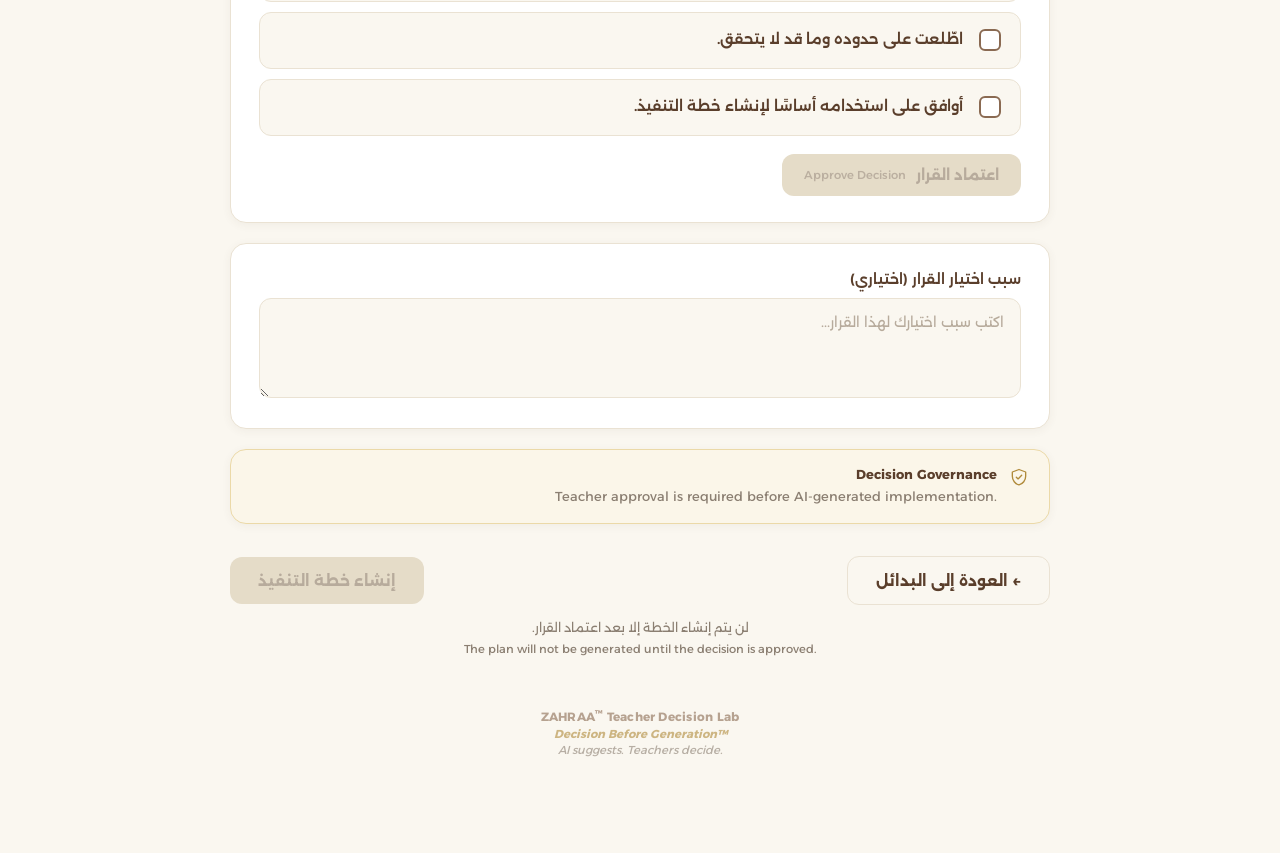
<file: teacher-approval.html>
<!DOCTYPE html>
<html lang="ar" dir="rtl">
<head>
<meta charset="UTF-8">
<meta name="viewport" content="width=device-width, initial-scale=1.0">
<title>مراجعة القرار قبل إنشاء خطة التنفيذ — ZAHRAA™ Teacher Decision Lab</title>
<link rel="preconnect" href="https://fonts.googleapis.com">
<link rel="preconnect" href="https://fonts.gstatic.com" crossorigin>
<link href="https://fonts.googleapis.com/css2?family=Alexandria:wght@400;500;600;700;800&display=swap" rel="stylesheet">
<style>
  :root{
    --ivory:#FAF7F0;
    --card:#FFFFFF;
    --brown:#5A3E2B;
    --brown-soft:#8A6A52;
    --gold:#C9A24B;
    --gold-dark:#B08A3A;
    --line:#EAE2D3;
    --text:#4A4038;
    --text-muted:#8B7F72;
    --success:#3E7A56;
    --shadow: 0 2px 10px rgba(90,62,43,0.06);
    --shadow-lg: 0 8px 28px rgba(90,62,43,0.10);
    --radius: 16px;
  }

  *{box-sizing:border-box;}

  body{
    margin:0;
    background:var(--ivory);
    font-family:'Alexandria', sans-serif;
    color:var(--text);
    padding:32px 16px 80px;
  }

  .page{
    max-width:820px;
    margin:0 auto;
  }

  /* ===== BRAND BAR ===== */
  .brand-bar{
    text-align:center;
    margin-bottom:28px;
    padding-bottom:18px;
    border-bottom:1px solid var(--line);
  }
  .brand-bar .brand-name{
    font-size:14px;
    font-weight:700;
    color:var(--brown);
    letter-spacing:0.01em;
  }
  .brand-bar .brand-tagline{
    font-size:11.5px;
    color:var(--gold-dark);
    font-style:italic;
    direction:ltr;
    margin-top:3px;
  }

  /* ===== PROGRESS ===== */
  .progress{
    display:flex;
    align-items:center;
    justify-content:center;
    flex-wrap:wrap;
    gap:6px;
    margin-bottom:36px;
  }
  .progress-step{
    display:flex;
    align-items:center;
    gap:8px;
    font-size:13px;
    color:var(--text-muted);
    padding:6px 12px;
    border-radius:999px;
  }
  .progress-step .dot{
    width:18px;height:18px;
    border-radius:50%;
    display:flex;align-items:center;justify-content:center;
    font-size:11px;
    flex-shrink:0;
  }
  .progress-step.done .dot{
    background:var(--success);
    color:#fff;
  }
  .progress-step.done{ color:var(--brown-soft); }
  .progress-step.current{
    background:var(--card);
    box-shadow:var(--shadow);
    color:var(--brown);
    font-weight:600;
  }
  .progress-step.current .dot{
    background:var(--gold);
    color:#fff;
  }
  .progress-step.upcoming .dot{
    border:2px solid var(--line);
    background:transparent;
  }
  .progress-step.upcoming{ color:#C4B9AA; }
  .progress-sep{
    color:var(--line);
    font-size:12px;
  }

  /* ===== HERO ===== */
  .hero{
    text-align:center;
    margin-bottom:28px;
  }
  .hero h1{
    color:var(--brown);
    font-size:28px;
    font-weight:700;
    margin:0 0 12px;
    line-height:1.4;
  }
  .hero p{
    color:var(--text-muted);
    font-size:15px;
    line-height:1.9;
    max-width:560px;
    margin:0 auto;
  }

  /* ===== FOR EVALUATION ===== */
  .judge-view{
    direction:ltr;
    text-align:left;
    display:flex;
    gap:12px;
    align-items:flex-start;
    background:#FBF6E9;
    border:1px solid #EBD9A8;
    border-inline-start:3px solid var(--gold);
    border-radius:12px;
    padding:14px 18px;
    max-width:560px;
    margin:20px auto 32px;
    font-family: -apple-system, BlinkMacSystemFont, 'Segoe UI', Roboto, sans-serif;
  }
  .judge-view .jv-icon{
    flex-shrink:0;
    color:var(--gold-dark);
    margin-top:1px;
    display:flex;
  }
  .judge-view .jv-label{
    font-size:11px;
    font-weight:700;
    letter-spacing:0.06em;
    text-transform:uppercase;
    color:var(--gold-dark);
    margin-bottom:6px;
  }
  .judge-view p{
    font-size:13px;
    color:var(--text-muted);
    line-height:1.6;
    margin:0;
  }

  /* ===== CARD BASE ===== */
  .card{
    background:var(--card);
    border-radius:var(--radius);
    box-shadow:var(--shadow);
    padding:26px 28px;
    margin-bottom:20px;
    border:1px solid var(--line);
  }
  .card-title{
    color:var(--brown);
    font-size:18px;
    font-weight:700;
    margin:0 0 4px;
  }
  .card-title-en{
    color:var(--text-muted);
    font-size:12px;
    font-weight:500;
    direction:ltr;
    text-align:right;
    margin:0 0 18px;
  }
  .card-eyebrow{
    font-family:-apple-system, BlinkMacSystemFont, 'Segoe UI', Roboto, sans-serif;
    font-size:10.5px;
    font-weight:700;
    letter-spacing:0.1em;
    text-transform:uppercase;
    color:var(--gold-dark);
    direction:ltr;
    text-align:right;
    margin:0 0 6px;
  }

  /* ===== DECISION REVIEW CARD ===== */
  .approved-badge{
    display:inline-flex;
    align-items:center;
    gap:8px;
    background:#EEF6EF;
    border:1px solid #C9E0CC;
    color:var(--success);
    font-size:12px;
    font-weight:700;
    padding:6px 14px;
    border-radius:999px;
    margin-bottom:16px;
  }
  .approved-badge .en{
    font-size:11px;
    font-weight:500;
    color:#5C8F6C;
    direction:ltr;
  }
  .decision-card .decision-head{
    display:flex;
    align-items:flex-start;
    gap:12px;
    margin-bottom:18px;
    background:linear-gradient(180deg, #FFFDF7, #FBF3DE);
    border:1px solid #EBD9A8;
    border-inline-start:4px solid var(--gold);
    border-radius:12px;
    padding:16px 18px;
  }
  .decision-card .diamond{
    color:var(--gold);
    font-size:22px;
    line-height:1.4;
    flex-shrink:0;
    margin-top:2px;
  }
  .decision-card .decision-name{
    font-size:26px;
    font-weight:800;
    color:var(--brown);
    line-height:1.4;
  }
  .decision-grid{
    display:grid;
    grid-template-columns:1fr 1fr;
    gap:16px;
    margin-top:6px;
  }
  .decision-field{
    background:var(--ivory);
    border-radius:10px;
    padding:14px 16px;
    border:1px solid var(--line);
  }
  .decision-field .field-label{
    font-size:12px;
    font-weight:700;
    color:var(--gold-dark);
    margin-bottom:6px;
  }
  .decision-field .field-value{
    font-size:14px;
    color:var(--text);
    line-height:1.7;
  }
  @media (max-width:600px){
    .decision-grid{ grid-template-columns:1fr; }
  }

  /* ===== EVIDENCE VERIFIED CARD ===== */
  .evidence-verified-card{
    background:linear-gradient(180deg, #F7FBF7, #EEF6EF);
    border:1px solid #C9E0CC;
  }
  .ev-list{
    display:grid;
    grid-template-columns:repeat(auto-fit,minmax(180px,1fr));
    gap:10px;
    margin:14px 0 12px;
  }
  .ev-list .ev-item{
    display:flex;
    align-items:center;
    gap:8px;
    background:var(--card);
    border:1px solid #D9EAD9;
    border-radius:10px;
    padding:10px 12px;
  }
  .ev-list .ev-item .check{
    color:var(--success);
    font-weight:700;
    flex-shrink:0;
    font-size:14px;
  }
  .ev-list .ev-item .ev-text{
    display:flex;
    flex-direction:column;
    line-height:1.35;
  }
  .ev-list .ev-item .ev-ar{
    font-size:13.5px;
    font-weight:600;
    color:var(--brown);
  }
  .ev-list .ev-item .ev-en{
    font-size:11px;
    color:var(--text-muted);
    direction:ltr;
    margin-top:1px;
  }
  .ev-note{
    font-size:12.5px;
    color:var(--text-muted);
    line-height:1.6;
    margin:0;
  }
  .ev-note .en{
    display:block;
    direction:ltr;
    font-size:11.5px;
    margin-top:2px;
  }
  @media (max-width:600px){
    .ev-list{ grid-template-columns:1fr; }
  }

  /* ===== DECISION TRACE (standalone) ===== */
  .trace-section{
    background:linear-gradient(180deg, #FBF6E9, #F7EEDA);
    border:1px solid #EBD9A8;
  }
  .trace-section .trace-title{
    font-size:13px;
    font-weight:700;
    letter-spacing:0.06em;
    text-transform:uppercase;
    color:var(--gold-dark);
    margin-bottom:16px;
  }
  .trace-chain{
    display:flex;
    flex-wrap:wrap;
    align-items:center;
    gap:0;
  }
  .trace-chain .chain-item{
    display:flex;
    align-items:center;
    gap:8px;
    background:var(--card);
    border:1px solid #EBD9A8;
    border-radius:999px;
    padding:8px 16px;
    font-size:13px;
    font-weight:600;
    color:var(--brown);
  }
  .trace-chain .chain-item .dot{
    width:18px; height:18px; min-width:18px;
    border-radius:50%;
    display:flex; align-items:center; justify-content:center;
    font-size:10.5px;
    background:var(--success);
    color:#fff;
  }
  .trace-chain .chain-item.current{
    background:var(--brown);
    border-color:var(--brown);
    color:#fff;
  }
  .trace-chain .chain-item.current .dot{
    background:var(--gold);
    color:#fff;
  }
  .trace-chain .chain-item .en{
    direction:ltr;
    font-weight:500;
    opacity:0.85;
    font-size:12px;
  }
  .trace-chain .chain-arrow{
    color:var(--gold-dark);
    font-size:14px;
    margin:0 8px;
    flex-shrink:0;
  }

  .trace-chain .chain-item.upcoming{background:transparent;border-color:var(--line);color:#B7AB9C;font-weight:500;}
  .trace-chain .chain-item.upcoming .dot{background:transparent;border:1.5px solid var(--line);color:transparent;}
  @media (max-width:600px){
    .trace-chain{ flex-direction:column; align-items:stretch; }
    .trace-chain .chain-item{ justify-content:center; }
    .trace-chain .chain-arrow{ transform:rotate(90deg); margin:2px auto; }
  }

  /* ===== CHARTER CARD ===== */
  .charter-intro{
    font-size:15px;
    font-weight:600;
    color:var(--brown);
    margin:0 0 10px;
  }

  .charter-checklist{
    display:flex;
    flex-direction:column;
    gap:10px;
    margin-bottom:18px;
  }
  .charter-check-item{
    display:flex;
    align-items:flex-start;
    gap:12px;
    background:var(--ivory);
    border:1px solid var(--line);
    border-radius:12px;
    padding:14px 16px;
    transition:border-color .15s ease, background .15s ease, opacity .15s ease;
  }
  .charter-check-item:hover{
    border-color:var(--gold);
  }
  .charter-check-item input[type="checkbox"]{
    appearance:none;
    -webkit-appearance:none;
    width:22px;
    height:22px;
    min-width:22px;
    border-radius:6px;
    border:2px solid var(--brown-soft);
    background:#fff;
    cursor:pointer;
    display:grid;
    place-content:center;
    margin-top:2px;
    transition:border-color .15s ease, background .15s ease;
  }
  .charter-check-item input[type="checkbox"]:disabled{
    cursor:not-allowed;
    opacity:0.7;
  }
  .charter-check-item input[type="checkbox"]:focus-visible{
    outline:2px solid var(--gold-dark);
    outline-offset:2px;
  }
  .charter-check-item:focus-within{
    border-color:var(--gold-dark);
  }
  .charter-check-item input[type="checkbox"]::before{
    content:"";
    width:12px;
    height:12px;
    transform:scale(0);
    transition:transform .12s ease;
    box-shadow: inset 1em 1em var(--gold);
    clip-path: polygon(14% 44%, 0 65%, 50% 100%, 100% 16%, 80% 0%, 43% 62%);
  }
  .charter-check-item input[type="checkbox"]:checked{
    border-color:var(--gold);
    background:#FDF8ED;
  }
  .charter-check-item input[type="checkbox"]:checked::before{
    transform:scale(1);
  }
  .charter-check-item label{
    font-size:14.5px;
    font-weight:600;
    color:var(--brown);
    cursor:pointer;
    line-height:1.7;
  }
  .charter-check-item.item-disabled{
    opacity:0.65;
  }
  .charter-check-item.item-disabled label{
    cursor:not-allowed;
  }

  .btn-approve{
    font-family:'Alexandria', sans-serif;
    display:flex;
    align-items:center;
    gap:10px;
    font-size:14.5px;
    font-weight:700;
    color:#fff;
    background:linear-gradient(180deg, #6E9C7E, var(--success));
    border:none;
    border-radius:12px;
    padding:12px 22px;
    cursor:pointer;
    box-shadow:0 6px 16px rgba(62,122,86,0.28);
    transition:transform .12s ease, box-shadow .12s ease, opacity .12s ease;
  }
  .btn-approve .btn-en{
    font-size:11.5px;
    font-weight:500;
    direction:ltr;
    opacity:0.9;
  }
  .btn-approve:not(:disabled):hover{
    box-shadow:0 8px 20px rgba(62,122,86,0.38);
    transform:scale(1.02);
  }
  .btn-approve:not(:disabled):active{
    transform:scale(0.99);
  }
  .btn-approve:disabled{
    background:#E5DCC8;
    color:#B7AB9C;
    box-shadow:none;
    cursor:not-allowed;
  }
  .btn-approve.approved{
    background:var(--success);
    cursor:default;
    box-shadow:none;
  }

  .approval-status{
    margin-top:12px;
    font-size:13.5px;
    font-weight:700;
    color:var(--success);
    display:none;
    align-items:center;
    gap:6px;
  }
  .approval-status.visible{
    display:flex;
  }

  .primary-note{
    text-align:center;
    margin:12px 0 0;
    font-size:12.5px;
    color:var(--text-muted);
    line-height:1.7;
  }
  .primary-note .ar{
    display:block;
  }
  .primary-note .en{
    display:block;
    direction:ltr;
    font-size:11.5px;
    margin-top:2px;
  }
  .primary-note.ready{
    color:var(--success);
    font-weight:600;
  }

  /* ===== OPTIONAL NOTE ===== */
  .note-label{
    display:block;
    font-size:14px;
    font-weight:600;
    color:var(--brown);
    margin-bottom:10px;
  }
  textarea{
    width:100%;
    min-height:100px;
    resize:vertical;
    border:1px solid var(--line);
    border-radius:12px;
    background:var(--ivory);
    padding:14px 16px;
    font-family:'Alexandria', sans-serif;
    font-size:14px;
    color:var(--text);
    outline:none;
    transition:border-color .15s ease;
  }
  textarea:focus{
    border-color:var(--gold);
  }
  textarea::placeholder{
    color:#B7AB9C;
  }

  /* ===== GOVERNANCE CARD ===== */
  .governance-card{
    display:flex;
    align-items:flex-start;
    gap:12px;
    background:#FBF6E9;
    border:1px solid #EBD9A8;
    padding:16px 20px;
  }
  .governance-card .shield{
    display:flex;
    align-items:center;
    flex-shrink:0;
    margin-top:1px;
  }
  .governance-card .gov-text .gov-title{
    font-size:13px;
    font-weight:700;
    color:var(--brown);
    direction:ltr;
    text-align:right;
    margin-bottom:4px;
  }
  .governance-card .gov-text p{
    font-size:13px;
    color:var(--text-muted);
    direction:ltr;
    text-align:right;
    margin:0;
    line-height:1.6;
  }

  /* ===== BUTTONS ===== */
  .actions{
    display:flex;
    align-items:center;
    justify-content:space-between;
    gap:16px;
    margin-top:32px;
    flex-wrap:wrap;
  }
  .btn{
    font-family:'Alexandria', sans-serif;
    font-size:15px;
    font-weight:700;
    border-radius:12px;
    padding:14px 28px;
    cursor:pointer;
    border:none;
    transition:transform .12s ease, box-shadow .12s ease, opacity .12s ease;
  }
  .btn:active{ transform:translateY(1px); }
  .btn:focus-visible,
  .btn-approve:focus-visible{
    outline:2px solid var(--gold-dark);
    outline-offset:2px;
  }

  .btn-secondary{
    background:transparent;
    color:var(--brown);
    border:1.5px solid var(--line);
  }
  .btn-secondary:hover{
    border-color:var(--brown-soft);
    background:#FBF9F4;
  }

  .btn-primary{
    background:linear-gradient(180deg, #D8B563, var(--gold-dark));
    color:#fff;
    box-shadow:0 6px 18px rgba(201,162,75,0.35);
    display:flex;
    align-items:center;
    gap:10px;
  }
  .btn-primary:disabled{
    background:#E5DCC8;
    color:#B7AB9C;
    box-shadow:none;
    cursor:not-allowed;
  }
  .btn-primary:not(:disabled):hover{
    box-shadow:0 8px 22px rgba(201,162,75,0.45);
    transform:scale(1.02);
  }
  .btn-primary:not(:disabled):active{
    transform:scale(0.99);
  }

  /* ===== LOADING ===== */
  .loading-box{
    display:none;
    align-items:center;
    justify-content:center;
    gap:14px;
    margin-top:20px;
    padding:18px;
    background:var(--card);
    border:1px solid var(--line);
    border-radius:14px;
    box-shadow:var(--shadow);
  }
  .loading-box.active{
    display:flex;
  }
  .loading-stage{
    display:flex;
    align-items:center;
    justify-content:center;
    gap:14px;
  }
  .stage-check{
    width:22px;
    height:22px;
    min-width:22px;
    border-radius:50%;
    background:var(--success);
    color:#fff;
    font-size:13px;
    font-weight:700;
    display:flex;
    align-items:center;
    justify-content:center;
    flex-shrink:0;
  }
  .spinner{
    width:22px;
    height:22px;
    border-radius:50%;
    border:3px solid var(--line);
    border-top-color:var(--gold);
    animation:spin .8s linear infinite;
    flex-shrink:0;
  }
  @keyframes spin{
    to{ transform:rotate(360deg); }
  }
  .loading-text{
    text-align:center;
  }
  .loading-text .ar{
    font-size:14.5px;
    font-weight:600;
    color:var(--brown);
  }
  .loading-text .en{
    font-size:12px;
    color:var(--text-muted);
    direction:ltr;
    margin-top:2px;
  }

  /* ===== FOOTER SIGNATURE ===== */
  .footer-signature{
    text-align:center;
    margin-top:48px;
    opacity:0.6;
  }
  .footer-signature .footer-name{
    font-size:12px;
    font-weight:700;
    color:var(--brown-soft);
    letter-spacing:0.02em;
  }
  .footer-signature .footer-name .tm{
    font-size:.7em;
    vertical-align:super;
  }
  .footer-signature .sig-title{
    font-size:11.5px;
    font-weight:700;
    color:var(--gold-dark);
    font-style:italic;
    direction:ltr;
    margin-top:3px;
  }
  .footer-signature .sig-sub{
    font-size:11.5px;
    color:var(--text-muted);
    font-style:italic;
    direction:ltr;
    margin-top:2px;
  }

  @media (prefers-reduced-motion: reduce){
    .spinner{ animation:none; }
    *{ transition:none !important; }
  }

  @media (max-width:600px){
    .card{ padding:20px 18px; }
    .hero h1{ font-size:22px; }
    .actions{ flex-direction:column-reverse; align-items:stretch; }
    .actions .btn{ width:100%; text-align:center; justify-content:center; }
  }

  /* ===== TEACHER CONTEXT SUMMARY ===== */
  .context-summary{background:var(--card);border:1px solid var(--line);border-radius:var(--radius);padding:20px 22px;margin-bottom:20px;box-shadow:var(--shadow);}
  .context-summary h2{font-size:16px;color:var(--brown);margin:0 0 12px;}
  .context-summary-grid{display:grid;grid-template-columns:repeat(2,minmax(0,1fr));gap:10px;}
  .context-summary-item{background:var(--ivory);border:1px solid var(--line);border-radius:10px;padding:10px 12px;}
  .context-summary-item .label{font-size:11px;font-weight:700;color:var(--gold-dark);margin-bottom:4px;}
  .context-summary-item .value{font-size:13px;color:var(--text);line-height:1.6;}
  .context-summary-item.full{grid-column:1/-1;}
  @media(max-width:600px){.context-summary-grid{grid-template-columns:1fr}.context-summary-item.full{grid-column:auto}}

/* Smart workflow navigation — final recording pass */
.smart-nav-shell{
  position:fixed; inset-inline:0; bottom:18px; z-index:9999;
  display:flex; justify-content:center; pointer-events:none;
  padding:0 16px;
}
.smart-nav{
  pointer-events:auto; width:min(920px, calc(100vw - 32px));
  display:grid; grid-template-columns:auto 1fr auto; align-items:center; gap:14px;
  padding:12px 14px; border:1px solid rgba(100,72,44,.18);
  background:rgba(255,253,248,.92); backdrop-filter:blur(14px);
  -webkit-backdrop-filter:blur(14px); border-radius:18px;
  box-shadow:0 16px 45px rgba(52,38,24,.18);
  direction:rtl;
}
.smart-nav__status{display:flex;align-items:center;gap:10px;min-width:0}
.smart-nav__pulse{width:10px;height:10px;border-radius:50%;background:#B88A32;box-shadow:0 0 0 0 rgba(184,138,50,.45);animation:smartPulse 2s infinite}
@keyframes smartPulse{0%{box-shadow:0 0 0 0 rgba(184,138,50,.4)}70%{box-shadow:0 0 0 9px rgba(184,138,50,0)}100%{box-shadow:0 0 0 0 rgba(184,138,50,0)}}
.smart-nav__eyebrow{font-size:10px;letter-spacing:.12em;text-transform:uppercase;color:#8A765F;font-weight:700}
.smart-nav__title{font-size:14px;font-weight:800;color:#2C241D;white-space:nowrap;overflow:hidden;text-overflow:ellipsis}
.smart-nav__hint{text-align:center;color:#6F6254;font-size:12px;line-height:1.45}
.smart-nav__actions{display:flex;gap:8px;align-items:center}
.smart-nav a{display:inline-flex;align-items:center;justify-content:center;gap:7px;text-decoration:none;border-radius:11px;padding:10px 14px;font-size:12px;font-weight:800;transition:.2s ease;white-space:nowrap}
.smart-nav__back{color:#4B4036;border:1px solid rgba(75,64,54,.18);background:#fff}
.smart-nav__back:hover{transform:translateY(-2px);border-color:#B88A32}
.smart-nav__next{color:#fff;background:linear-gradient(135deg,#4B2F23,#7A4E37);box-shadow:0 8px 18px rgba(75,47,35,.22)}
.smart-nav__next:hover{transform:translateY(-2px);box-shadow:0 11px 24px rgba(75,47,35,.3)}
.smart-nav__home{width:38px;height:38px;padding:0!important;color:#5B4C3F;background:#F4ECDE;border:1px solid rgba(91,76,63,.13)}
.smart-nav__home:hover{transform:rotate(-4deg) scale(1.04)}
.smart-progress-mini{position:fixed;top:0;left:0;height:3px;background:linear-gradient(90deg,#B88A32,#6C4431);z-index:10000;transition:width .35s ease}
.smart-toast{position:fixed;left:22px;bottom:102px;z-index:9998;background:#2F261F;color:#fff;padding:11px 14px;border-radius:12px;font-size:12px;box-shadow:0 12px 30px rgba(0,0,0,.2);opacity:0;transform:translateY(8px);transition:.25s;pointer-events:none}
.smart-toast.show{opacity:1;transform:translateY(0)}
body{padding-bottom:96px!important}
@media(max-width:720px){.smart-nav{grid-template-columns:1fr auto}.smart-nav__hint{display:none}.smart-nav__title{max-width:150px}.smart-nav a{padding:9px 11px}.smart-nav-shell{bottom:10px}}

</style>
</head>
<body>

<div class="page">

  <!-- BRAND BAR -->
  <div class="brand-bar">
    <div class="brand-name">ZAHRAA™ Teacher Decision Lab</div>
    <div class="brand-tagline">Decision Before Generation™</div>
  </div>

  <!-- PROGRESS -->
  <div class="progress">
    <div class="progress-step done"><span class="dot">✓</span>تحليل</div>
    <span class="progress-sep">—</span>
    <div class="progress-step done"><span class="dot">✓</span>سؤال تكيفي</div>
    <span class="progress-sep">—</span>
    <div class="progress-step done"><span class="dot">✓</span>ملخص</div>
    <span class="progress-sep">—</span>
    <div class="progress-step done"><span class="dot">✓</span>بدائل</div>
    <span class="progress-sep">—</span>
    <div class="progress-step current"><span class="dot">●</span>مراجعة القرار واعتماده</div>
    <span class="progress-sep">—</span>
    <div class="progress-step upcoming"><span class="dot">○</span>خطة التنفيذ</div>
  </div>

  <!-- HERO -->
  <div class="hero">
    <h1>مراجعة القرار قبل إنشاء خطة التنفيذ</h1>
    <p>لن يتم إنشاء خطة التنفيذ حتى يراجع المعلم القرار المقترح ويوافق عليه.</p>
  </div>

  <!-- FOR EVALUATION -->
  <div class="judge-view">
    <span class="jv-icon"><svg width="17" height="17" viewBox="0 0 24 24" fill="none" xmlns="http://www.w3.org/2000/svg"><rect x="3.5" y="3.5" width="17" height="17" rx="2.5" stroke="currentColor" stroke-width="1.5"/><path d="M7.5 8.5h9M7.5 12h9M7.5 15.5h5.5" stroke="currentColor" stroke-width="1.5" stroke-linecap="round"/></svg></span>
    <div>
      <div class="jv-label">For Evaluation</div>
      <p>The implementation plan remains locked until the teacher explicitly reviews and approves the selected pedagogical decision.</p>
    </div>
  </div>

  <!-- DECISION REVIEW CARD (Executive Decision Summary) -->
  <div class="card decision-card">
    <div class="card-eyebrow">Executive Decision Summary</div>
    <div class="card-title">القرار الذي سيتم بناء الخطة عليه</div>
    <div class="card-title-en">The Decision Behind the Plan</div>

    <div class="approved-badge">
      <span>القرار المعتمد</span>
      <span class="en">Approved Decision</span>
    </div>

    <div class="decision-head">
      <span class="diamond">◆</span>
      <span class="decision-name" id="decisionName">المدخل المفاهيمي البصري</span>
    </div>

    <div class="decision-grid">
      <div class="decision-field">
        <div class="field-label">يركز على</div>
        <div class="field-value" id="fieldFocusValue">الفهم قبل الإجراء</div>
      </div>
      <div class="decision-field">
        <div class="field-label">يعالج</div>
        <div class="field-value" id="fieldAddressesValue">صعوبة تفسير التكافؤ</div>
      </div>
      <div class="decision-field">
        <div class="field-label">مناسب عندما</div>
        <div class="field-value" id="fieldBestWhenValue">الطلاب يستطيعون الرسم لكن لا يفسرون التكافؤ.</div>
      </div>
      <div class="decision-field">
        <div class="field-label">ما قد لا يتحقق</div>
        <div class="field-value" id="fieldLimitationValue">قد يحتاج وقتاً أطول داخل الحصة.</div>
      </div>
    </div>
  </div>

  <!-- EVIDENCE VERIFIED (read-only, system-verified) -->
  <div class="card evidence-verified-card">
    <div class="card-title">تم التحقق من الأدلة</div>
    <div class="card-title-en">Evidence Verified</div>
    <div class="ev-list">
      <div class="ev-item"><span class="check">✓</span><span class="ev-text"><span class="ev-ar">نواتج التعلم</span><span class="ev-en">Learning Outcomes</span></span></div>
      <div class="ev-item"><span class="check">✓</span><span class="ev-text"><span class="ev-ar">دليل المعلم</span><span class="ev-en">Teacher Guide</span></span></div>
      <div class="ev-item"><span class="check">✓</span><span class="ev-text"><span class="ev-ar">سياسة التقويم</span><span class="ev-en">Assessment Policy</span></span></div>
      <div class="ev-item"><span class="check">✓</span><span class="ev-text"><span class="ev-ar">علاقات المنهج</span><span class="ev-en">Curriculum Relationships</span></span></div>
      <div class="ev-item"><span class="check">✓</span><span class="ev-text"><span class="ev-ar">مسار البيانات الوصفية</span><span class="ev-en">Metadata Lineage</span></span></div>
    </div>
    <p class="ev-note">تمت مراجعة هذه الفئات من الأدلة قبل عرض القرار لاعتماد المعلم.<span class="en">These evidence categories were reviewed before the decision was presented for teacher approval.</span></p>
  </div>

  <!-- DECISION TRACE -->
  <div class="card trace-section">
    <div class="trace-title">مسار القرار — Decision Trace</div>
    <div class="trace-chain">
      <span class="chain-item"><span class="dot">✓</span>تحليل الموقف<span class="en">Situation</span></span>
      <span class="chain-arrow">←</span>
      <span class="chain-item"><span class="dot">✓</span>أدلة المنهج<span class="en">Metadata Evidence</span></span>
      <span class="chain-arrow">←</span>
      <span class="chain-item"><span class="dot">✓</span>البدائل<span class="en">Alternatives</span></span>
      <span class="chain-arrow">←</span>
      <span class="chain-item current"><span class="dot">●</span>اعتماد المعلم<span class="en">Teacher Approval</span></span>
      <span class="chain-arrow">←</span>
      <span class="chain-item upcoming"><span class="dot">○</span>تنفيذ قابل للتتبع<span class="en">Traceable Implementation</span></span>
    </div>
  </div>

  <!-- PROFESSIONAL DECISION CHARTER -->
  <div class="card">
    <div class="card-title">ميثاق القرار المهني</div>
    <div class="card-title-en">Professional Decision Charter</div>

    <p class="charter-intro">أؤكد أنني:</p>

    <div class="charter-checklist" id="charterChecklist">
      <div class="charter-check-item" id="charterItem1">
        <input type="checkbox" id="charterCheck1" class="charter-checkbox">
        <label for="charterCheck1">راجعت القرار المقترح.</label>
      </div>
      <div class="charter-check-item" id="charterItem2">
        <input type="checkbox" id="charterCheck2" class="charter-checkbox">
        <label for="charterCheck2">فهمت مبرراته.</label>
      </div>
      <div class="charter-check-item" id="charterItem3">
        <input type="checkbox" id="charterCheck3" class="charter-checkbox">
        <label for="charterCheck3">اطّلعت على حدوده وما قد لا يتحقق.</label>
      </div>
      <div class="charter-check-item" id="charterItem4">
        <input type="checkbox" id="charterCheck4" class="charter-checkbox">
        <label for="charterCheck4">أوافق على استخدامه أساسًا لإنشاء خطة التنفيذ.</label>
      </div>
    </div>

    <button class="btn-approve" id="approveBtn" disabled>
      <span>اعتماد القرار</span>
      <span class="btn-en">Approve Decision</span>
    </button>

    <div class="approval-status" id="approvalStatus" role="status" aria-live="polite">
      <span>✓</span>
      <span>تم اعتماد القرار — Decision approved</span>
    </div>
  </div>

  <!-- OPTIONAL NOTE -->
  <div class="card">
    <label class="note-label" for="reasonNote">سبب اختيار القرار (اختياري)</label>
    <textarea id="reasonNote" placeholder="اكتب سبب اختيارك لهذا القرار..."></textarea>
  </div>

  <!-- DECISION GOVERNANCE -->
  <div class="card governance-card">
    <span class="shield">
      <svg width="20" height="20" viewBox="0 0 24 24" fill="none" xmlns="http://www.w3.org/2000/svg">
        <path d="M12 3L4 6V11C4 16 7.4 20.4 12 21.5C16.6 20.4 20 16 20 11V6L12 3Z" stroke="#B08A3A" stroke-width="1.6" stroke-linejoin="round"/>
        <path d="M8.8 12.2L10.9 14.3L15.2 9.8" stroke="#B08A3A" stroke-width="1.6" stroke-linecap="round" stroke-linejoin="round"/>
      </svg>
    </span>
    <div class="gov-text">
      <div class="gov-title">Decision Governance</div>
      <p>Teacher approval is required before AI-generated implementation.</p>
    </div>
  </div>

  <!-- ACTIONS -->
  <div class="actions">
    <button class="btn btn-secondary" id="backBtn">← العودة إلى البدائل</button>
    <button class="btn btn-primary" id="generateBtn" disabled>إنشاء خطة التنفيذ</button>
  </div>

  <p class="primary-note" id="primaryNote" aria-live="polite">
    <span class="ar">لن يتم إنشاء الخطة إلا بعد اعتماد القرار.</span>
    <span class="en">The plan will not be generated until the decision is approved.</span>
  </p>

  <!-- LOADING -->
  <div class="loading-box" id="loadingBox" role="status" aria-live="polite">
    <div class="loading-stage" id="loadingStage1">
      <span class="stage-check">✓</span>
      <div class="loading-text">
        <div class="ar">تم اعتماد القرار</div>
        <div class="en">Decision approved</div>
      </div>
    </div>
    <div class="loading-stage" id="loadingStage2" style="display:none;">
      <div class="spinner"></div>
      <div class="loading-text">
        <div class="ar">جارٍ إنشاء خطة التنفيذ...</div>
        <div class="en">Generating implementation plan...</div>
      </div>
    </div>
  </div>

  <!-- FOOTER SIGNATURE -->
  <div class="footer-signature">
    <div class="footer-name">ZAHRAA<span class="tm">™</span> Teacher Decision Lab</div>
    <div class="sig-title">Decision Before Generation™</div>
    <div class="sig-sub">AI suggests. Teachers decide.</div>
  </div>

</div>

<script>
  // Mirrors the three alternatives defined in alternatives.html. Keeping the
  // content here (rather than passing it all through sessionStorage) means
  // only a small id needs to travel between pages, while this page stays the
  // single source of truth for how that id is displayed.

  (function renderTeacherContext(){
    try{
      const c=JSON.parse(localStorage.getItem('zahraaDecisionContext')||'{}');
      const map={grade:'approvalCtxGrade',subject:'approvalCtxSubject',lesson:'approvalCtxLesson',outcome:'approvalCtxOutcome',challenge:'approvalCtxChallenge'};
      Object.entries(map).forEach(([key,id])=>{if(c[key]&&document.getElementById(id))document.getElementById(id).textContent=c[key];});
    }catch(e){}
  })();

  const decisionData = {
    card1: {
      name: 'المدخل المفاهيمي البصري',
      focus: 'الفهم قبل الإجراء',
      addresses: 'صعوبة تفسير التكافؤ',
      bestWhen: 'الطلاب يستطيعون الرسم لكن لا يفسرون التكافؤ.',
      limitation: 'قد يحتاج وقتاً أطول داخل الحصة.'
    },
    card2: {
      name: 'تحليل الأخطاء الشائعة',
      focus: 'التفكير النقدي',
      addresses: 'تكرار الخطأ المفاهيمي نفسه دون وعي الطالب به.',
      bestWhen: 'يكرر عدد من الطلاب نفس الخطأ دون وعي به.',
      limitation: 'قد يشعر بعض الطلاب بالتردد من مناقشة الخطأ علنًا.'
    },
    card3: {
      name: 'إعادة التجزئة المنتظمة',
      focus: 'الانتقال من البصري إلى الرمزي',
      addresses: 'صعوبة تعميم الفهم الجزئي إلى قاعدة رمزية.',
      bestWhen: 'الطلاب يفهمون الفكرة جزئيًا لكن يخطئون في تعميمها.',
      limitation: 'قد لا يكفي من لم يكوّن تصورًا بصريًا بعد.'
    }
  };

  (function renderApprovedDecision(){
    let chosenId = 'card1';
    try{
      const stored = localStorage.getItem('zahraaApprovedAlternative');
      if (stored && decisionData[stored]) chosenId = stored;
    }catch(e){}

    const d = decisionData[chosenId];
    document.getElementById('decisionName').textContent = d.name;
    document.getElementById('fieldFocusValue').textContent = d.focus;
    document.getElementById('fieldAddressesValue').textContent = d.addresses;
    document.getElementById('fieldBestWhenValue').textContent = d.bestWhen;
    document.getElementById('fieldLimitationValue').textContent = d.limitation;
  })();

  const charterCheckboxes = Array.from(document.querySelectorAll('.charter-checkbox'));
  const charterItems = [
    document.getElementById('charterItem1'),
    document.getElementById('charterItem2'),
    document.getElementById('charterItem3'),
    document.getElementById('charterItem4')
  ];
  const approveBtn = document.getElementById('approveBtn');
  const approvalStatus = document.getElementById('approvalStatus');
  const generateBtn = document.getElementById('generateBtn');
  const primaryNote = document.getElementById('primaryNote');
  const loadingBox = document.getElementById('loadingBox');
  const loadingStage1 = document.getElementById('loadingStage1');
  const loadingStage2 = document.getElementById('loadingStage2');
  const backBtn = document.getElementById('backBtn');

  let isApproved = false;

  function allChecked(){
    return charterCheckboxes.every(cb => cb.checked);
  }

  charterCheckboxes.forEach(cb => {
    cb.addEventListener('change', () => {
      approveBtn.disabled = !allChecked();
    });
  });

  approveBtn.addEventListener('click', () => {
    if (approveBtn.disabled || isApproved) return;
    if (!allChecked()) return; // safeguard: all four items are required

    isApproved = true;

    // Lock the checklist and the approval control.
    charterCheckboxes.forEach(cb => { cb.disabled = true; });
    charterItems.forEach(item => item.classList.add('item-disabled'));
    approveBtn.disabled = true;
    approveBtn.classList.add('approved');
    approveBtn.querySelector('span').textContent = 'تم الاعتماد';
    approveBtn.querySelector('.btn-en').textContent = 'Approved';

    // Show a clear success state.
    approvalStatus.classList.add('visible');

    // Enable plan generation only now that the decision is approved.
    generateBtn.disabled = false;

    // Update the readiness note.
    primaryNote.classList.add('ready');
    primaryNote.querySelector('.ar').textContent = 'تم اعتماد القرار. يمكنك الآن إنشاء خطة التنفيذ.';
    primaryNote.querySelector('.en').textContent = 'Decision approved. You may now generate the plan.';
  });

  generateBtn.addEventListener('click', () => {
    if (generateBtn.disabled || !isApproved) return;

    generateBtn.disabled = true;
    generateBtn.style.opacity = '0.7';

    // Stage 1: confirm the decision was approved.
    loadingStage1.style.display = 'flex';
    loadingStage2.style.display = 'none';
    loadingBox.classList.add('active');
    loadingBox.scrollIntoView({ behavior: 'smooth', block: 'nearest' });

    // Stage 2: move into the actual generation feedback, then navigate to
    // the final "خطة التنفيذ" (Implementation Plan) screen.
    setTimeout(() => {
      loadingStage1.style.display = 'none';
      loadingStage2.style.display = 'flex';

      setTimeout(() => {
        window.location.href = "implementation-plan.html";

        // Safeguard: if navigation doesn't happen (e.g. missing file during
        // development), don't leave the UI stuck in a loading state.
        setTimeout(() => {
          loadingBox.classList.remove('active');
          loadingStage1.style.display = 'flex';
          loadingStage2.style.display = 'none';
          generateBtn.disabled = false;
          generateBtn.style.opacity = '1';
        }, 3000);
      }, 1400);
    }, 900);
  });

  backBtn.addEventListener('click', () => {
    // Navigate back to the "بدائل" (Alternatives) screen.
    window.location.href = "alternatives.html";
  });

// ===== ZAHRAA™ DataHub Metadata Evidence Link =====
document.addEventListener("DOMContentLoaded", () => {
  const evidenceTargets = document.querySelectorAll(
    ".evidence-strip, .evidence-link, [data-evidence-link]"
  );

  evidenceTargets.forEach((item) => {
    item.style.cursor = "pointer";
    item.title = "Open DataHub Metadata Evidence";

    item.addEventListener("click", (event) => {
      event.preventDefault();
      event.stopPropagation();
      window.open("zahraa-datahub.html", "_blank");
    });
  });
});

</script>

</body>
</html>
</file>
